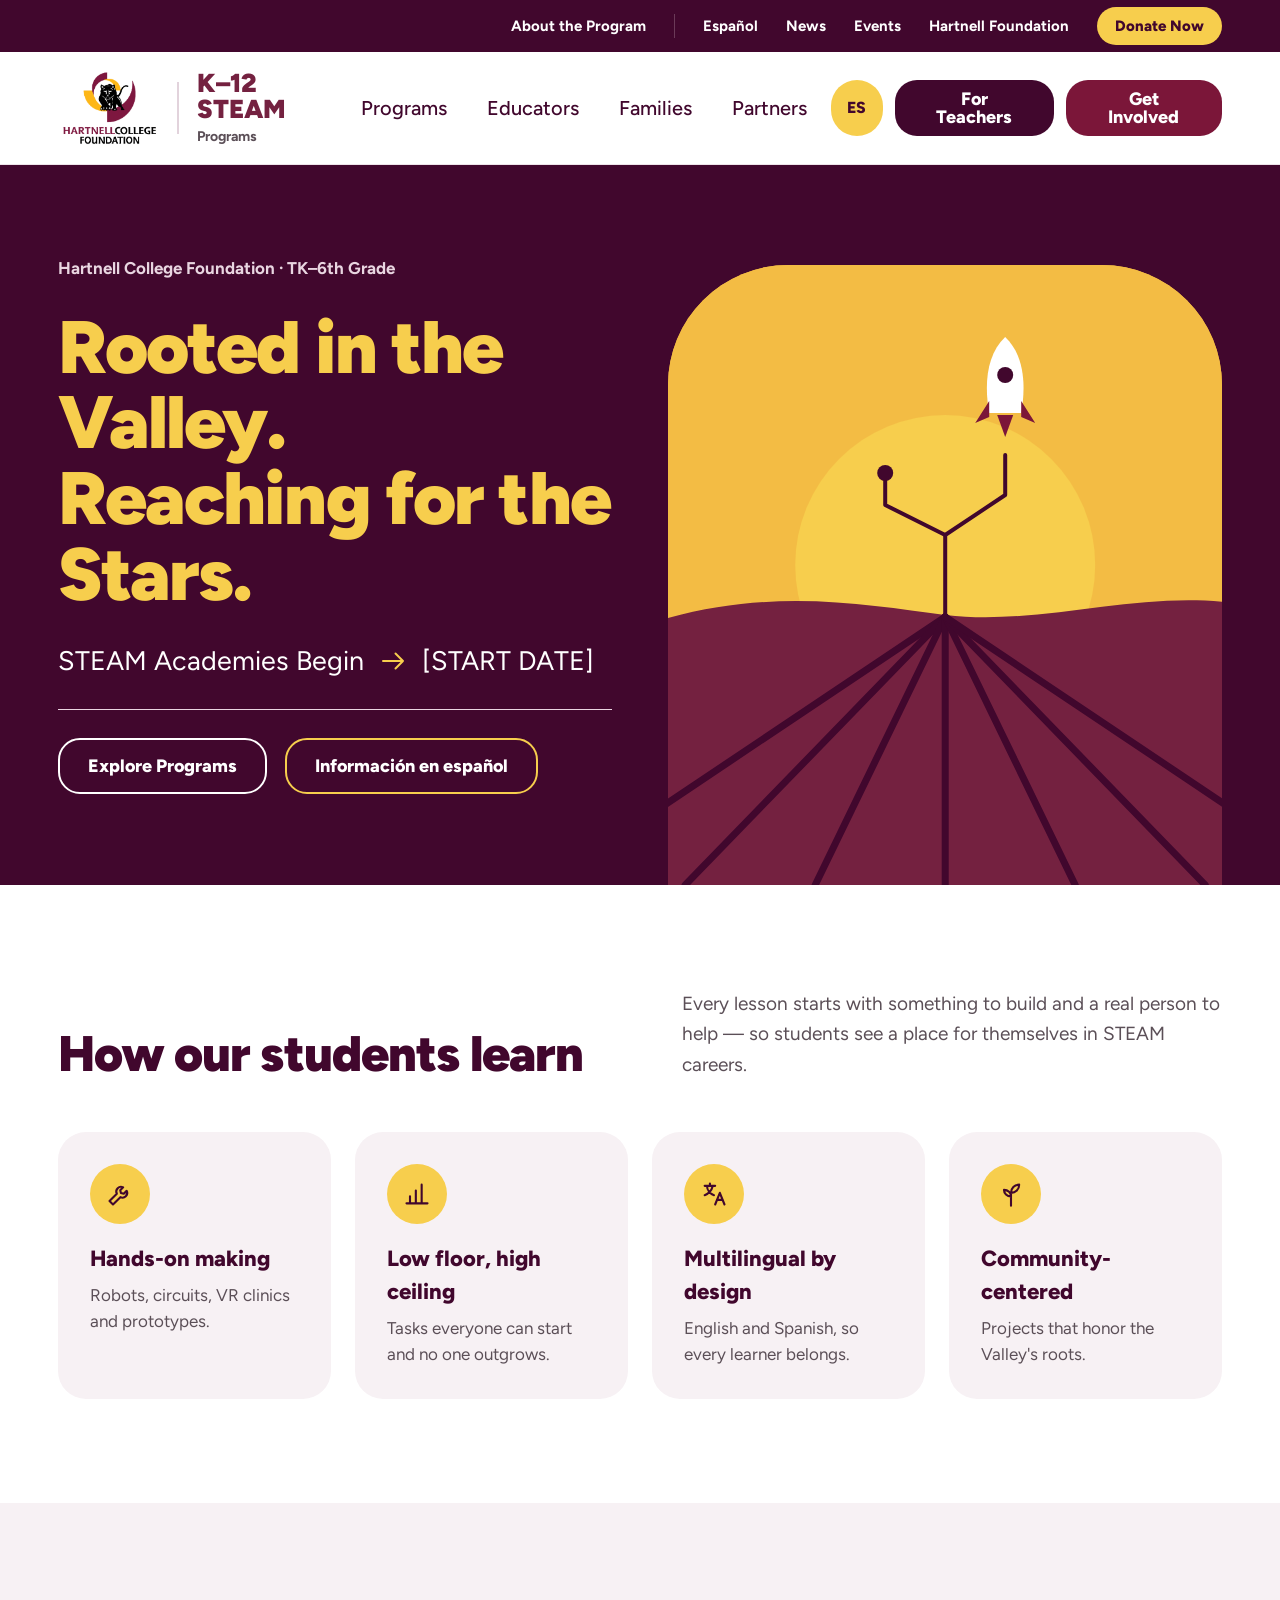
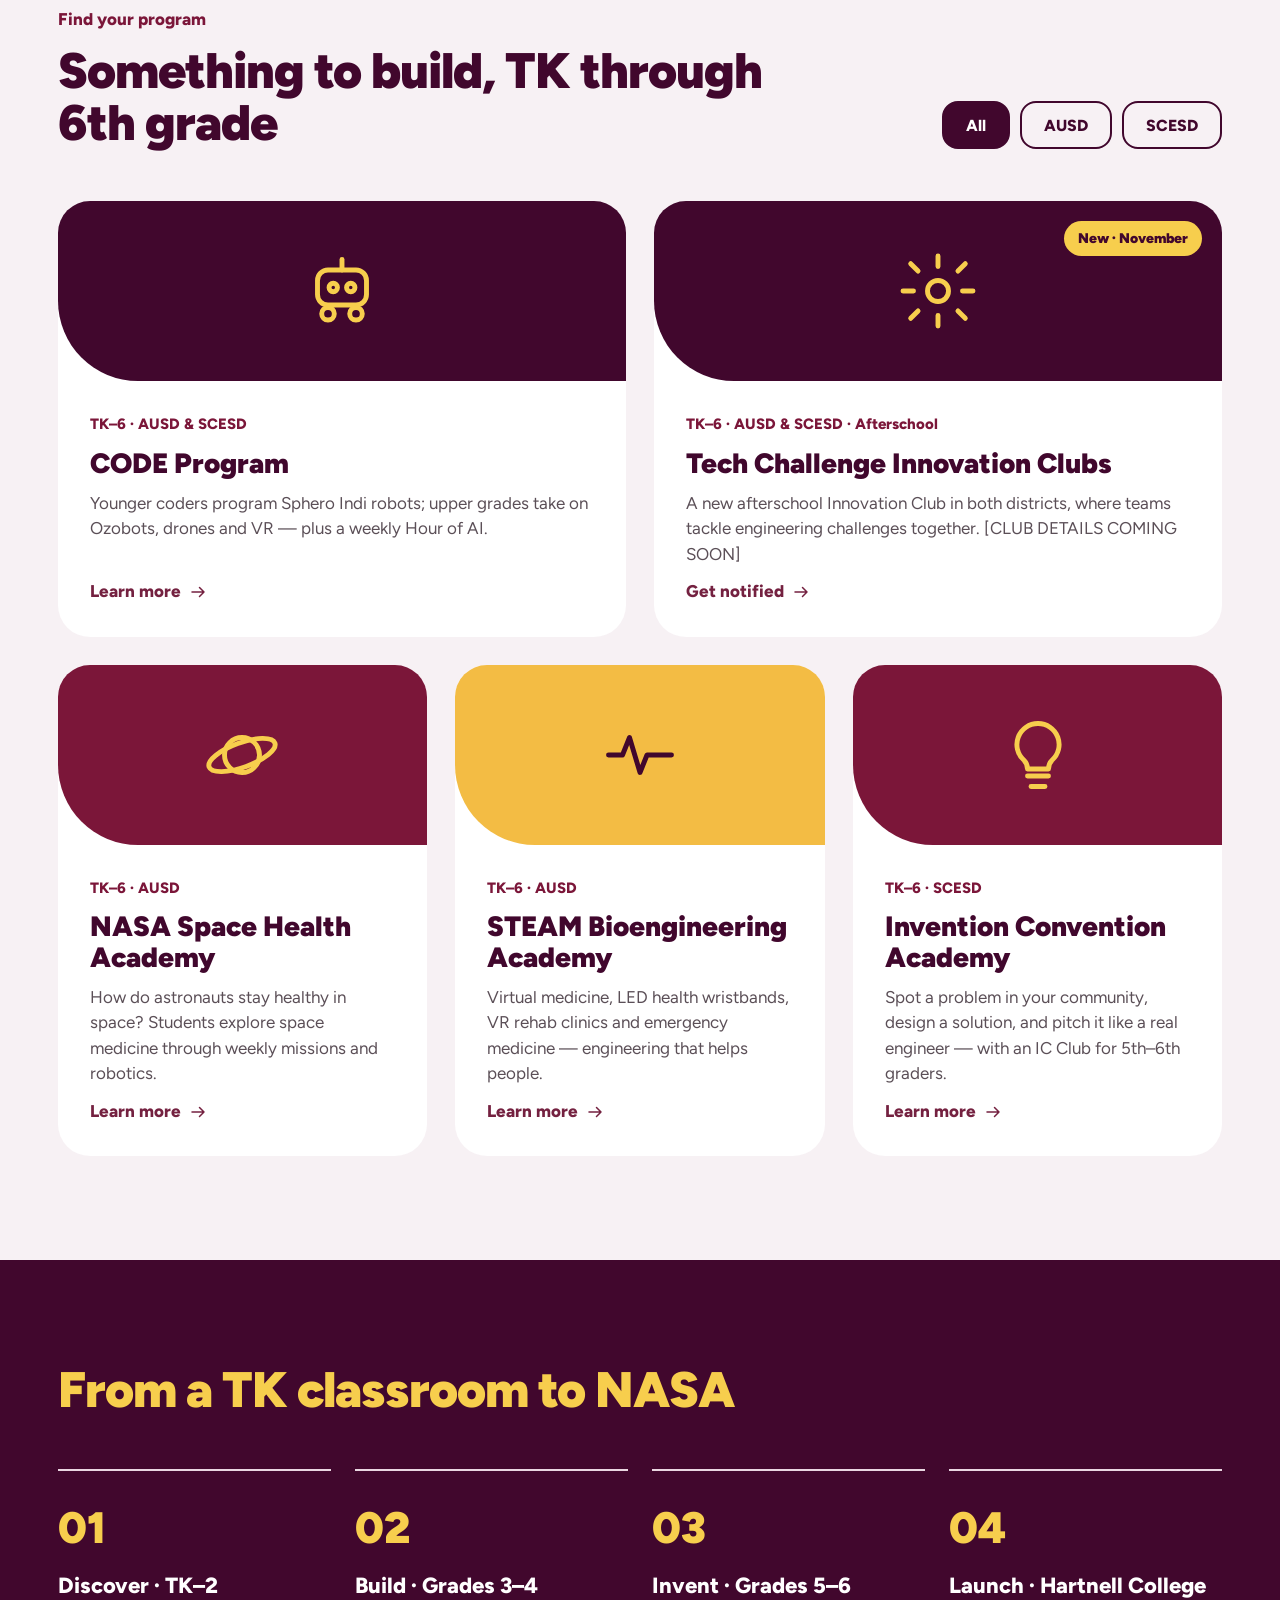
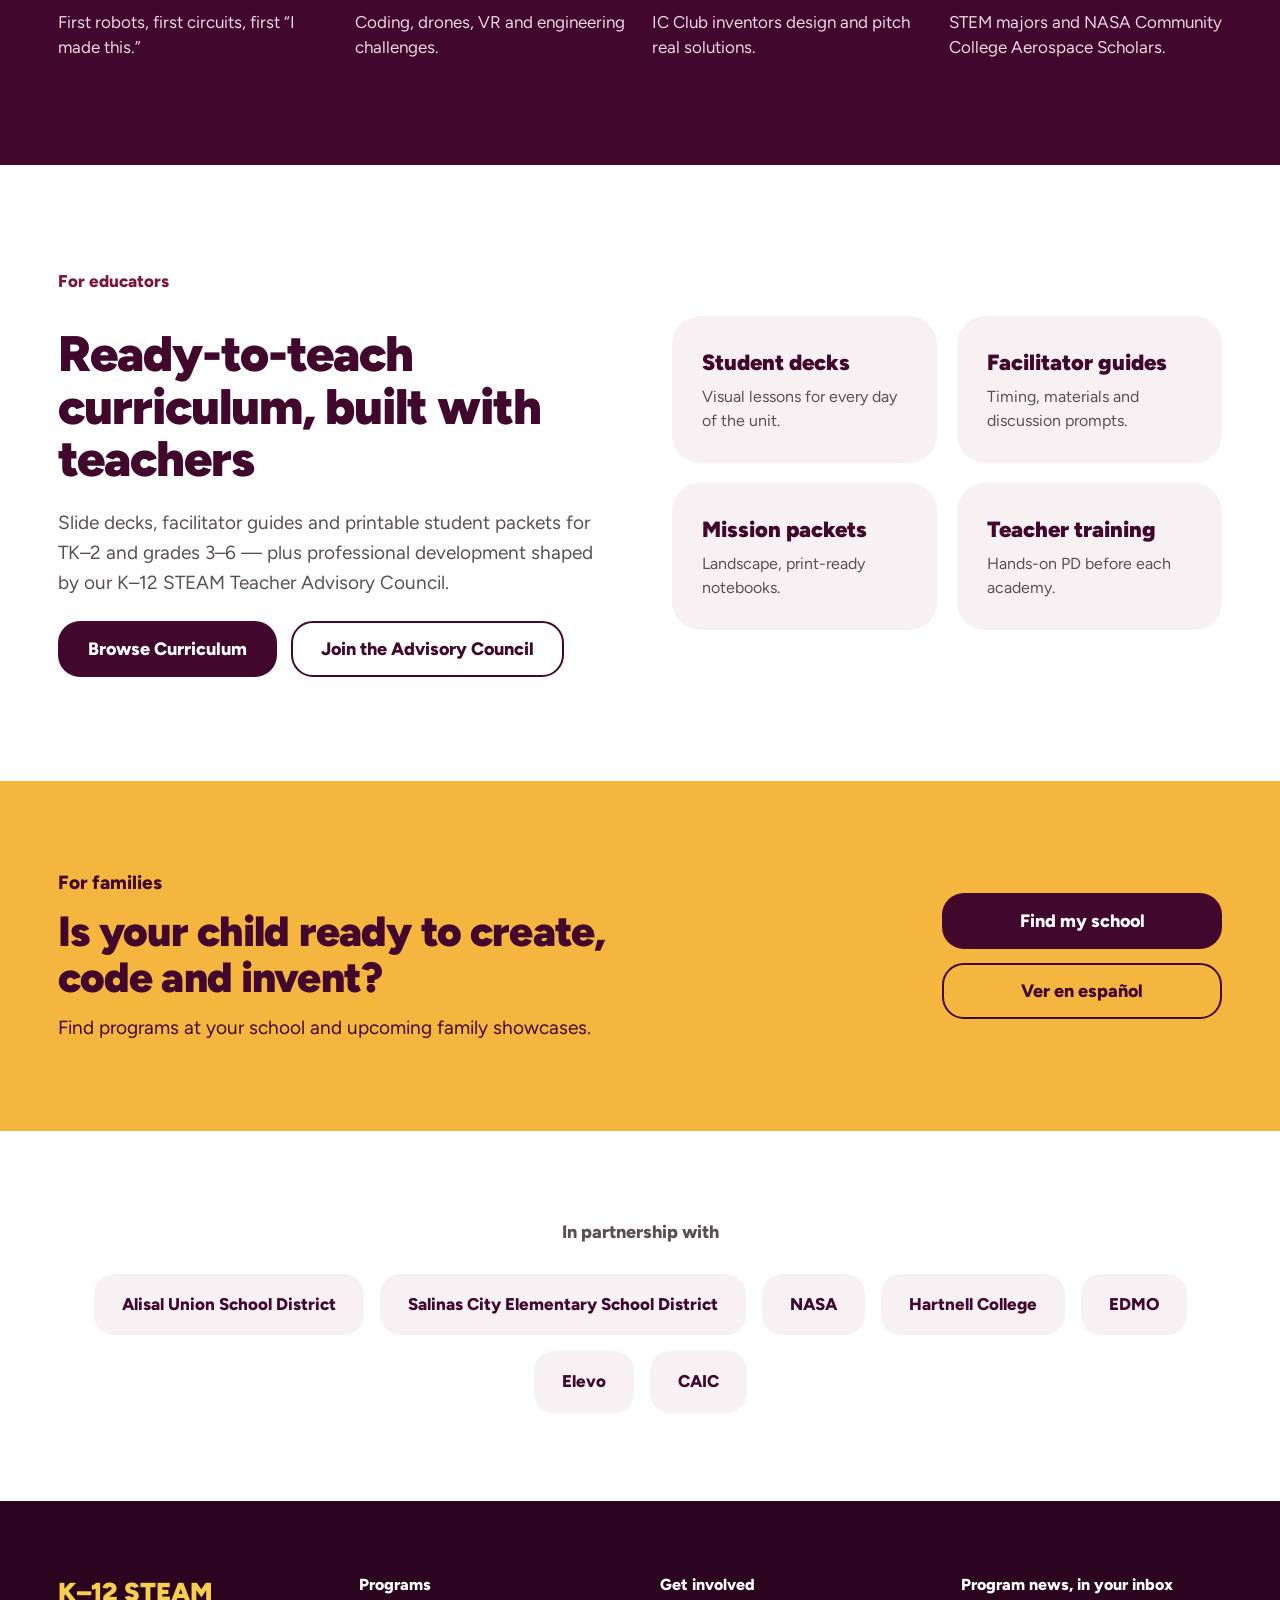
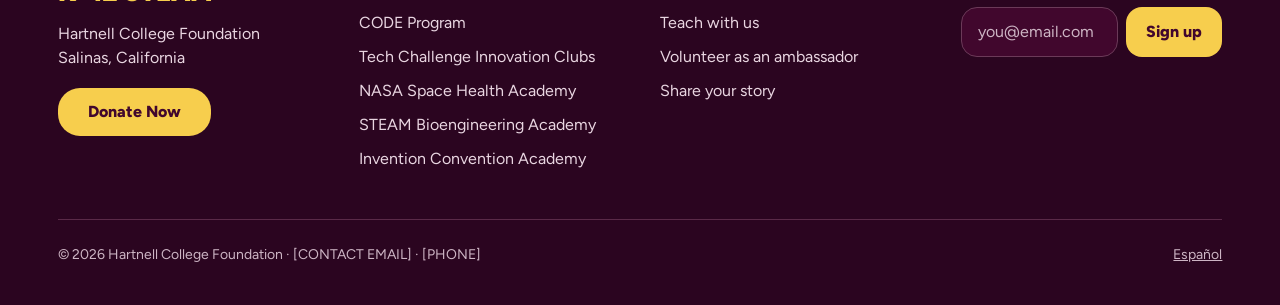
<file: index.html>
<!doctype html>
<html lang="en">
<head>
  <meta charset="utf-8">
  <meta name="viewport" content="width=device-width, initial-scale=1">
  <title>K–12 STEAM Programs | Hartnell College Foundation</title>
  <meta name="description" content="Hands-on STEAM programs for TK–6th grade students in Alisal Union and Salinas City Elementary school districts.">
  <link rel="alternate" hreflang="en" href="index.html">
  <link rel="alternate" hreflang="es" href="es.html">
  <link rel="icon" href="[data-uri]">
  <link rel="preconnect" href="https://fonts.googleapis.com">
  <link rel="preconnect" href="https://fonts.gstatic.com" crossorigin>
  <link rel="stylesheet" href="https://fonts.googleapis.com/css2?family=Figtree:wght@400;500;700;800;900&display=swap">
  <style>
/* Hartnell College Foundation — K–12 STEAM Programs
   Brand colors sampled from hartnell.edu and the Foundation site. */
:root {
  --plum: #41072D;
  --plum-deep: #2B0520;
  --maroon: #7B1639;
  --maroon-logo: #742140;
  --gold: #F7CE4D;
  --gold-card: #F3BC44;
  --gold-bar: #F4B63F;
  --blush: #F7F1F4;
  --blush-line: #EDE4E9;
  --text: #1E1A1D;
  --muted: #5B4F57;
  --on-plum: #E9D6E1;
  --radius-btn: 22px;
  --radius-card: 32px;
  --pad-x: clamp(20px, 4.5vw, 64px);
  --font: "Figtree", "Helvetica Neue", Arial, sans-serif;
}

*, *::before, *::after { box-sizing: border-box; }
html { scroll-behavior: smooth; }
@media (prefers-reduced-motion: reduce) { html { scroll-behavior: auto; } }
body { margin: 0; font-family: var(--font); color: var(--text); background: #fff; line-height: 1.5; }
img { max-width: 100%; height: auto; display: block; }
a { color: var(--maroon-logo); }
a:hover { color: var(--plum); }
:focus-visible { outline: 3px solid var(--gold); outline-offset: 3px; border-radius: 6px; }
.container { max-width: 1440px; margin: 0 auto; padding-left: var(--pad-x); padding-right: var(--pad-x); }
.skip-link { position: absolute; left: -9999px; top: 8px; background: var(--gold); color: var(--plum); padding: 10px 16px; font-weight: 800; z-index: 100; }
.skip-link:focus { left: 8px; }
.visually-hidden { position: absolute; width: 1px; height: 1px; overflow: hidden; clip: rect(0 0 0 0); white-space: nowrap; }

/* ---------- Buttons ---------- */
.btn { display: inline-flex; align-items: center; justify-content: center; min-height: 56px; padding: 0 28px; border-radius: var(--radius-btn); font: 800 18px/1 var(--font); text-decoration: none; border: 2.5px solid transparent; cursor: pointer; text-align: center; }
.btn--plum { background: var(--plum); color: #fff; }
.btn--plum:hover { background: var(--maroon); color: #fff; }
.btn--maroon { background: var(--maroon); color: #fff; }
.btn--maroon:hover { background: var(--plum); color: #fff; }
.btn--gold { background: var(--gold); color: var(--plum); }
.btn--gold:hover { background: #fff; color: var(--plum); }
.btn--outline-white { border-color: #fff; color: #fff; }
.btn--outline-white:hover { background: #fff; color: var(--plum); }
.btn--outline-gold { border-color: var(--gold); color: #fff; }
.btn--outline-gold:hover { background: var(--gold); color: var(--plum); }
.btn--outline-plum { border-color: var(--plum); color: var(--plum); }
.btn--outline-plum:hover { background: var(--plum); color: #fff; }

/* ---------- Donate strip (mobile) + utility bar (desktop) ---------- */
.donate-strip { display: none; background: var(--gold-bar); text-align: center; padding: 8px; }
.donate-strip a { display: inline-block; padding: 6px 18px; border: 1.5px solid var(--plum); color: var(--plum); font-weight: 800; text-decoration: none; }
.utility { background: var(--plum); color: #fff; }
.utility .container { display: flex; justify-content: flex-end; align-items: center; gap: 28px; min-height: 52px; font-size: 15px; font-weight: 700; }
.utility a { color: #fff; text-decoration: none; }
.utility a:hover { color: var(--gold); }
.utility .divider { width: 1px; height: 24px; background: #6B3A58; }
.utility .pill { background: var(--gold); color: var(--plum); padding: 8px 18px; border-radius: 999px; font-weight: 800; }
.utility .pill:hover { background: #fff; color: var(--plum); }

/* ---------- Header ---------- */
.site-header { background: #fff; border-bottom: 1px solid var(--blush-line); position: sticky; top: 0; z-index: 50; }
.site-header .container { position: relative; display: flex; align-items: center; justify-content: space-between; gap: 24px; min-height: 112px; }
.brand { display: flex; align-items: center; gap: 18px; text-decoration: none; color: var(--text); }
.brand img { height: 80px; width: auto; }
.brand .rule { width: 1.5px; height: 52px; background: #E2D3DC; }
.brand-name { display: flex; flex-direction: column; }
.brand-name strong { font-weight: 900; font-size: 26px; line-height: 1; color: var(--maroon-logo); }
.brand-name span { font-weight: 700; font-size: 14px; color: var(--muted); margin-top: 4px; }
.main-nav ul { list-style: none; margin: 0; padding: 0; display: flex; gap: 40px; }
.main-nav a { color: var(--plum); text-decoration: none; font-size: 20px; font-weight: 500; }
.main-nav a:hover { color: var(--maroon); text-decoration: underline; text-underline-offset: 6px; }
.header-actions { display: flex; align-items: center; gap: 12px; }
.icon-btn { width: 56px; height: 56px; border-radius: 999px; border: 0; background: var(--gold); display: inline-flex; align-items: center; justify-content: center; cursor: pointer; color: var(--plum); text-decoration: none; }
.menu-toggle { display: none; border-radius: 16px; background: var(--plum); color: #fff; }

/* ---------- Hero ---------- */
.hero { background: var(--plum); overflow: hidden; }
.hero .container { display: grid; grid-template-columns: 1fr 1fr; gap: 56px; min-height: 720px; }
.hero-copy { display: flex; flex-direction: column; justify-content: center; gap: 28px; padding: 64px 0; }
.hero-kicker { color: var(--on-plum); font-weight: 700; font-size: 17px; margin: 0; }
.hero h1 { margin: 0; color: var(--gold); font-weight: 900; font-size: clamp(44px, 5.8vw, 84px); line-height: 1.02; letter-spacing: -0.025em; }
.hero-date { margin: 0; display: flex; align-items: center; gap: 14px; flex-wrap: wrap; color: #fff; font-size: clamp(20px, 2.1vw, 30px); padding-bottom: 28px; border-bottom: 1.5px solid var(--on-plum); }
.hero-date svg { color: var(--gold); flex-shrink: 0; }
.hero-actions { display: flex; gap: 18px; flex-wrap: wrap; }
.hero-art { display: flex; align-items: flex-end; }
.hero-card { width: 100%; height: 620px; border-radius: 120px 120px 0 0; background: var(--gold-card); overflow: hidden; }
.hero-card svg, .hero-card img { width: 100%; height: 100%; object-fit: cover; }

/* ---------- Section basics ---------- */
.section { padding: 104px 0; }
.section--blush { background: var(--blush); }
.section--plum { background: var(--plum); color: #fff; }
.section-head { display: flex; justify-content: space-between; align-items: flex-end; gap: 32px 40px; margin-bottom: 52px; flex-wrap: wrap; }
.section-title { margin: 0; font-weight: 900; font-size: clamp(34px, 3.9vw, 56px); line-height: 1.05; letter-spacing: -0.02em; color: var(--plum); max-width: 22ch; }
.section--plum .section-title { color: var(--gold); }
.section-kicker { margin: 0 0 12px; font-weight: 800; font-size: 17px; color: var(--maroon); }
.section--plum .section-kicker { color: var(--on-plum); }
.section-lead { margin: 0; max-width: 540px; font-size: 19px; line-height: 1.6; color: var(--muted); }

/* ---------- Approach ---------- */
.approach-grid { display: grid; grid-template-columns: repeat(4, minmax(0, 1fr)); gap: 24px; }
.approach-item { background: var(--blush); border-radius: 28px; padding: 32px; }
.approach-item .icon { width: 60px; height: 60px; border-radius: 999px; background: var(--gold); display: flex; align-items: center; justify-content: center; color: var(--plum); margin-bottom: 18px; }
.approach-item h3 { margin: 0 0 8px; font-size: 22px; font-weight: 800; color: var(--plum); }
.approach-item p { margin: 0; font-size: 17px; color: var(--muted); }

/* ---------- Programs ---------- */
.filters { display: flex; gap: 10px; flex-wrap: wrap; }
.filter-btn { min-height: 48px; padding: 0 22px; border-radius: 16px; border: 2px solid var(--plum); background: transparent; color: var(--plum); font: 800 16px var(--font); cursor: pointer; }
.filter-btn[aria-pressed="true"] { background: var(--plum); color: #fff; }
.program-grid { display: grid; grid-template-columns: repeat(6, minmax(0, 1fr)); gap: 28px; }
.program-card { grid-column: span 2; display: flex; flex-direction: column; background: #fff; border-radius: var(--radius-card); overflow: hidden; }
.program-card--wide { grid-column: span 3; }
.program-card[hidden] { display: none; }
.program-art { position: relative; height: 180px; display: flex; align-items: center; justify-content: center; border-radius: 0 0 0 80px; }
.program-art--plum { background: var(--plum); color: var(--gold); }
.program-art--maroon { background: var(--maroon); color: var(--gold); }
.program-art--gold { background: var(--gold-card); color: var(--plum); }
.program-badge { position: absolute; top: 20px; right: 20px; background: var(--gold); color: var(--plum); padding: 7px 14px; border-radius: 999px; font-size: 14px; font-weight: 900; }
.program-body { display: flex; flex-direction: column; gap: 12px; padding: 32px; flex-grow: 1; }
.program-meta { font-size: 15px; font-weight: 800; color: var(--maroon); margin: 0; }
.program-body h3 { margin: 0; font-size: 28px; font-weight: 900; line-height: 1.1; color: var(--plum); }
.program-body p.program-desc { margin: 0; font-size: 17px; color: var(--muted); flex-grow: 1; }
.program-link { display: inline-flex; align-items: center; gap: 8px; font-weight: 800; font-size: 17px; text-decoration: none; }
.program-link:hover { text-decoration: underline; }

/* ---------- Pathway ---------- */
.pathway { list-style: none; margin: 0; padding: 0; display: grid; grid-template-columns: repeat(4, minmax(0, 1fr)); gap: 24px; counter-reset: step; }
.pathway li { border-top: 2px solid var(--on-plum); padding-top: 24px; counter-increment: step; }
.pathway li::before { content: counter(step, decimal-leading-zero); display: block; font-size: 44px; font-weight: 900; color: var(--gold); margin-bottom: 8px; }
.pathway h3 { margin: 0 0 8px; font-size: 22px; font-weight: 800; }
.pathway p { margin: 0; font-size: 17px; color: var(--on-plum); }

/* ---------- Educators ---------- */
.educators { display: grid; grid-template-columns: 1fr 1fr; gap: 64px; align-items: center; }
.educators-copy { display: flex; flex-direction: column; gap: 22px; }
.educators-copy .section-title { max-width: none; }
.btn-row { display: flex; gap: 14px; flex-wrap: wrap; }
.resource-grid { display: grid; grid-template-columns: 1fr 1fr; gap: 20px; }
.resource { background: var(--blush); border-radius: 28px; padding: 30px; }
.resource h3 { margin: 0 0 6px; font-size: 22px; font-weight: 900; color: var(--plum); }
.resource p { margin: 0; font-size: 16px; color: var(--muted); }

/* ---------- Families ---------- */
.families { background: var(--gold-bar); color: var(--plum); padding: 88px 0; }
.families .container { display: flex; justify-content: space-between; align-items: center; gap: 48px; flex-wrap: wrap; }
.families h2 { margin: 0 0 14px; font-weight: 900; font-size: clamp(30px, 3.3vw, 48px); line-height: 1.08; letter-spacing: -0.02em; max-width: 20ch; }
.families p { margin: 0; font-size: 19px; max-width: 60ch; }
.families .kicker { font-weight: 800; margin: 0 0 12px; }
.families-actions { display: flex; flex-direction: column; gap: 14px; min-width: 280px; }

/* ---------- Partners ---------- */
.partners { text-align: center; padding: 88px 0; }
.partners h2 { margin: 0 0 28px; font-size: 18px; font-weight: 800; color: var(--muted); }
.partner-list { list-style: none; margin: 0; padding: 0; display: flex; flex-wrap: wrap; justify-content: center; gap: 16px; }
.partner-list li { background: var(--blush); color: var(--plum); border-radius: 20px; padding: 18px 28px; font-weight: 800; font-size: 17px; }

/* ---------- Footer ---------- */
.site-footer { background: var(--plum-deep); color: var(--on-plum); padding: 72px 0 40px; }
.footer-grid { display: grid; grid-template-columns: repeat(4, minmax(0, 1fr)); gap: 40px; }
.footer-grid h2 { margin: 0 0 14px; font-size: 16px; font-weight: 800; color: #fff; }
.footer-grid ul { list-style: none; margin: 0; padding: 0; display: flex; flex-direction: column; gap: 10px; }
.footer-grid a { color: var(--on-plum); text-decoration: none; }
.footer-grid a:hover { color: var(--gold); text-decoration: underline; }
.footer-brand { font-size: 26px; font-weight: 900; color: var(--gold); margin: 0 0 10px; }
.footer-grid address { font-style: normal; margin-bottom: 18px; }
.site-footer .btn--gold { min-height: 48px; font-size: 16px; color: var(--plum); }
.newsletter label { display: block; font-weight: 800; color: #fff; margin-bottom: 10px; }
.newsletter .row { display: flex; gap: 8px; }
.newsletter input { flex: 1; min-width: 0; min-height: 50px; padding: 0 16px; border-radius: 16px; border: 1px solid #6B3A58; background: var(--plum); color: #fff; font: 16px var(--font); }
.newsletter input::placeholder { color: #CDB5C4; }
.newsletter button { min-height: 50px; padding: 0 20px; border-radius: 16px; border: 0; background: var(--gold); color: var(--plum); font: 800 16px var(--font); cursor: pointer; }
.newsletter .form-msg { min-height: 1.5em; margin: 10px 0 0; color: var(--gold); font-size: 15px; }
.footer-bottom { display: flex; justify-content: space-between; gap: 16px; flex-wrap: wrap; margin-top: 48px; padding-top: 24px; border-top: 1px solid #5A2A48; font-size: 14px; color: #CDB5C4; }
.footer-bottom a { color: #CDB5C4; }

/* ---------- Responsive ---------- */
@media (max-width: 1180px) {
  .main-nav ul { gap: 24px; }
  .main-nav a { font-size: 18px; }
  .header-actions .btn { display: none; }
  .approach-grid { grid-template-columns: repeat(2, minmax(0, 1fr)); }
  .program-grid { grid-template-columns: repeat(2, minmax(0, 1fr)); }
  .program-card, .program-card--wide { grid-column: span 1; }
  .footer-grid { grid-template-columns: repeat(2, minmax(0, 1fr)); }
}
@media (max-width: 900px) {
  .utility { display: none; }
  .donate-strip { display: block; }
  .site-header .container { min-height: 84px; }
  .brand img { height: 60px; }
  .brand .rule, .brand-name { display: none; }
  .menu-toggle { display: inline-flex; }
  .main-nav { display: none; position: absolute; left: 0; right: 0; top: 100%; background: #fff; border-bottom: 1px solid var(--blush-line); padding: 12px var(--pad-x) 24px; }
  .main-nav.is-open { display: block; }
  .main-nav ul { flex-direction: column; gap: 0; }
  .main-nav a { display: block; padding: 14px 0; font-size: 20px; border-bottom: 1px solid var(--blush-line); }
  .hero .container { grid-template-columns: 1fr; gap: 24px; min-height: 0; }
  .hero-copy { padding: 40px 0 0; }
  .hero-card { height: 320px; border-radius: 80px 80px 0 0; }
  .section { padding: 64px 0; }
  .pathway { grid-template-columns: repeat(2, minmax(0, 1fr)); }
  .educators { grid-template-columns: 1fr; gap: 40px; }
}
@media (max-width: 600px) {
  .approach-grid, .program-grid, .resource-grid, .pathway, .footer-grid { grid-template-columns: 1fr; }
  .hero-actions .btn, .btn-row .btn, .families-actions { width: 100%; }
  .families-actions { min-width: 0; }
}

/* Language link inside the mobile menu only */
.nav-lang-mobile { display: none; }
@media (max-width: 900px) { .nav-lang-mobile { display: block; } }

</style>
  <script>
// K–12 STEAM Programs — small interactions (no libraries needed)
document.addEventListener('DOMContentLoaded', () => {
  // Mobile menu
  const toggle = document.querySelector('.menu-toggle');
  const nav = document.getElementById('main-nav');
  if (toggle && nav) {
    toggle.addEventListener('click', () => {
      const open = toggle.getAttribute('aria-expanded') === 'true';
      toggle.setAttribute('aria-expanded', String(!open));
      nav.classList.toggle('is-open', !open);
    });
    nav.querySelectorAll('a').forEach((link) =>
      link.addEventListener('click', () => {
        toggle.setAttribute('aria-expanded', 'false');
        nav.classList.remove('is-open');
      })
    );
  }

  // Program filter by district (each card has data-district="ausd", "scesd" or "ausd scesd")
  const filterButtons = document.querySelectorAll('.filter-btn');
  const cards = document.querySelectorAll('.program-card');
  const status = document.getElementById('filter-status');
  filterButtons.forEach((btn) => {
    btn.addEventListener('click', () => {
      const filter = btn.dataset.filter;
      filterButtons.forEach((b) => b.setAttribute('aria-pressed', String(b === btn)));
      let shown = 0;
      cards.forEach((card) => {
        const match = filter === 'all' || card.dataset.district.split(' ').includes(filter);
        card.hidden = !match;
        if (match) shown += 1;
      });
      if (status) status.textContent = status.dataset.template.replace('{n}', shown);
    });
  });

  // Newsletter form — shows a message only. Connect it to your email service
  // (Mailchimp, Google Forms, Constant Contact, etc.) before launch.
  const form = document.querySelector('.newsletter');
  if (form) {
    form.addEventListener('submit', (e) => {
      e.preventDefault();
      const msg = form.querySelector('.form-msg');
      const input = form.querySelector('input[type="email"]');
      if (!input.checkValidity()) {
        msg.textContent = form.dataset.error;
        input.focus();
        return;
      }
      msg.textContent = form.dataset.success;
      form.reset();
    });
  }
});

</script>
</head>
<body>
  <a class="skip-link" href="#main">Skip to main content</a>

  <div class="donate-strip"><a href="#give">Donate Now</a></div>

  <div class="utility">
    <div class="container">
      <a href="#about">About the Program</a>
      <span class="divider" aria-hidden="true"></span>
      <a href="es.html" lang="es" hreflang="es">Español</a>
      <a href="#news">News</a>
      <a href="#events">Events</a>
      <a href="https://hartnellfoundation.org">Hartnell Foundation</a>
      <a class="pill" href="#give">Donate Now</a>
    </div>
  </div>

  <header class="site-header">
    <div class="container">
      <a class="brand" href="index.html">
        <img src="[data-uri]" alt="Hartnell College Foundation" width="200" height="157">
        <span class="rule" aria-hidden="true"></span>
        <span class="brand-name"><strong>K–12 STEAM</strong><span>Programs</span></span>
      </a>
      <nav id="main-nav" class="main-nav" aria-label="Main">
        <ul>
          <li><a href="#programs">Programs</a></li>
          <li><a href="#educators">Educators</a></li>
          <li><a href="#families">Families</a></li>
          <li><a href="#partners">Partners</a></li>
          <li class="nav-lang-mobile"><a href="es.html" lang="es">Español</a></li>
        </ul>
      </nav>
      <div class="header-actions">
        <a class="icon-btn" href="es.html" lang="es" aria-label="Español" style="font-weight:800">ES</a>
        <a class="btn btn--plum" href="#educators">For Teachers</a>
        <a class="btn btn--maroon" href="#give">Get Involved</a>
        <button class="icon-btn menu-toggle" type="button" aria-expanded="false" aria-controls="main-nav" aria-label="Open menu">
          <svg width="22" height="22" viewBox="0 0 24 24" fill="none" stroke="currentColor" stroke-width="2" stroke-linecap="round" aria-hidden="true"><path d="M4 7h16M4 12h16M4 17h16"/></svg>
        </button>
      </div>
    </div>
  </header>

  <main id="main">
    <section class="hero" aria-labelledby="hero-title">
      <div class="container">
        <div class="hero-copy">
          <p class="hero-kicker">Hartnell College Foundation · TK–6th Grade</p>
          <h1 id="hero-title">Rooted in the Valley. Reaching for the Stars.</h1>
          <p class="hero-date">STEAM Academies Begin
            <svg width="30" height="30" viewBox="0 0 24 24" fill="none" stroke="currentColor" stroke-width="1.6" stroke-linecap="round" stroke-linejoin="round" aria-hidden="true"><path d="M4 12h16M14 6l6 6-6 6"/></svg>
            [START DATE]</p>
          <div class="hero-actions">
            <a class="btn btn--outline-white" href="#programs">Explore Programs</a>
            <a class="btn btn--outline-gold" href="es.html" lang="es">Información en español</a>
          </div>
        </div>
        <div class="hero-art">
          <div class="hero-card">
            <!-- To use a student photo instead, replace this <svg> with:
                 <img src="hero-student.jpg" alt="Describe the photo here"> -->
            <svg viewBox="0 0 600 620" preserveAspectRatio="xMidYMax slice" role="img" aria-label="Illustration: Salinas Valley crop rows running to the horizon and turning into circuit paths that lead to a rocket">
              <rect width="600" height="620" fill="#F3BC44"/>
              <circle cx="300" cy="300" r="150" fill="#F7CE4D"/>
              <path d="M0 360 C120 320 220 340 300 350 C400 362 500 322 600 340 L600 620 L0 620 Z" fill="#742140"/>
              <g stroke="#41072D" stroke-width="7" stroke-linecap="round" fill="none">
                <path d="M300 352 L-100 620"/><path d="M300 352 L40 620"/><path d="M300 352 L170 620"/><path d="M300 352 L300 620"/><path d="M300 352 L430 620"/><path d="M300 352 L560 620"/><path d="M300 352 L700 620"/>
              </g>
              <g stroke="#41072D" stroke-width="4" fill="none" stroke-linecap="round" stroke-linejoin="round">
                <path d="M300 352 L300 270 L360 230 L360 190"/><path d="M300 270 L240 240 L240 214"/>
              </g>
              <circle cx="240" cy="208" r="8" fill="#41072D"/>
              <g transform="translate(360 130)">
                <path d="M0 -58 C19 -40 21 -10 16 18 L-16 18 C-21 -10 -19 -40 0 -58 Z" fill="#FFFFFF"/>
                <circle cx="0" cy="-20" r="8" fill="#41072D"/>
                <path d="M-16 6 L-30 28 L-16 22 Z M16 6 L30 28 L16 22 Z" fill="#7B1639"/>
                <path d="M-8 20 L0 42 L8 20 Z" fill="#7B1639"/>
              </g>
            </svg>
          </div>
        </div>
      </div>
    </section>

    <section id="about" class="section" aria-labelledby="about-title">
      <div class="container">
        <div class="section-head">
          <h2 id="about-title" class="section-title">How our students learn</h2>
          <p class="section-lead">Every lesson starts with something to build and a real person to help — so students see a place for themselves in STEAM careers.</p>
        </div>
        <div class="approach-grid">
          <div class="approach-item">
            <div class="icon"><svg width="28" height="28" viewBox="0 0 24 24" fill="none" stroke="currentColor" stroke-width="1.8" stroke-linecap="round" stroke-linejoin="round" aria-hidden="true"><path d="M14.7 6.3a4 4 0 0 0-5.4 5.4L3 18l3 3 6.3-6.3a4 4 0 0 0 5.4-5.4l-2.5 2.5-2.4-.6-.6-2.4z"/></svg></div>
            <h3>Hands-on making</h3><p>Robots, circuits, VR clinics and prototypes.</p>
          </div>
          <div class="approach-item">
            <div class="icon"><svg width="28" height="28" viewBox="0 0 24 24" fill="none" stroke="currentColor" stroke-width="1.8" stroke-linecap="round" stroke-linejoin="round" aria-hidden="true"><path d="M3 20h18M6 20V14M11 20V9M16 20V4"/></svg></div>
            <h3>Low floor, high ceiling</h3><p>Tasks everyone can start and no one outgrows.</p>
          </div>
          <div class="approach-item">
            <div class="icon"><svg width="28" height="28" viewBox="0 0 24 24" fill="none" stroke="currentColor" stroke-width="1.8" stroke-linecap="round" stroke-linejoin="round" aria-hidden="true"><path d="M4 5h9M8.5 3v2M6 5c0 4 3 7 6 8M11 5c-1 4-4 7-7 8"/><path d="M13 21l4-10 4 10M14.5 17h5"/></svg></div>
            <h3>Multilingual by design</h3><p>English and Spanish, so every learner belongs.</p>
          </div>
          <div class="approach-item">
            <div class="icon"><svg width="28" height="28" viewBox="0 0 24 24" fill="none" stroke="currentColor" stroke-width="1.8" stroke-linecap="round" stroke-linejoin="round" aria-hidden="true"><path d="M12 22V11M12 11c0-4 3-7 7-7 0 4-3 7-7 7zM12 14c0-3-2.5-5.5-6-5.5 0 3 2.5 5.5 6 5.5z"/></svg></div>
            <h3>Community-centered</h3><p>Projects that honor the Valley's roots.</p>
          </div>
        </div>
      </div>
    </section>

    <section id="programs" class="section section--blush" aria-labelledby="programs-title">
      <div class="container">
        <div class="section-head">
          <div>
            <p class="section-kicker">Find your program</p>
            <h2 id="programs-title" class="section-title">Something to build, TK through 6th grade</h2>
          </div>
          <div class="filters" role="group" aria-label="Filter programs by district">
            <button class="filter-btn" type="button" data-filter="all" aria-pressed="true">All</button>
            <button class="filter-btn" type="button" data-filter="ausd" aria-pressed="false">AUSD</button>
            <button class="filter-btn" type="button" data-filter="scesd" aria-pressed="false">SCESD</button>
          </div>
        </div>
        <p id="filter-status" class="visually-hidden" aria-live="polite" data-template="Showing {n} programs"></p>
        <div class="program-grid">
          <article class="program-card program-card--wide" data-district="ausd scesd">
            <div class="program-art program-art--plum"><svg width="84" height="84" viewBox="0 0 24 24" fill="none" stroke="currentColor" stroke-width="1.4" stroke-linecap="round" stroke-linejoin="round" aria-hidden="true"><rect x="5" y="6" width="14" height="10" rx="3"/><circle cx="9.5" cy="11" r="1.2"/><circle cx="14.5" cy="11" r="1.2"/><circle cx="8" cy="18.5" r="1.8"/><circle cx="16" cy="18.5" r="1.8"/><path d="M12 6V3"/></svg></div>
            <div class="program-body">
              <p class="program-meta">TK–6 · AUSD &amp; SCESD</p>
              <h3>CODE Program</h3>
              <p class="program-desc">Younger coders program Sphero Indi robots; upper grades take on Ozobots, drones and VR — plus a weekly Hour of AI.</p>
              <a class="program-link" href="#programs">Learn more <svg width="18" height="18" viewBox="0 0 24 24" fill="none" stroke="currentColor" stroke-width="2" stroke-linecap="round" stroke-linejoin="round" aria-hidden="true"><path d="M4 12h16M14 6l6 6-6 6"/></svg></a>
            </div>
          </article>
          <article class="program-card program-card--wide" data-district="ausd scesd">
            <div class="program-art program-art--plum">
              <span class="program-badge">New · November</span>
              <svg width="84" height="84" viewBox="0 0 24 24" fill="none" stroke="currentColor" stroke-width="1.4" stroke-linecap="round" stroke-linejoin="round" aria-hidden="true"><circle cx="12" cy="12" r="3"/><path d="M12 2v3M12 19v3M4.2 4.2l2.1 2.1M17.7 17.7l2.1 2.1M2 12h3M19 12h3M4.2 19.8l2.1-2.1M17.7 6.3l2.1-2.1"/></svg>
            </div>
            <div class="program-body">
              <p class="program-meta">TK–6 · AUSD &amp; SCESD · Afterschool</p>
              <h3>Tech Challenge Innovation Clubs</h3>
              <p class="program-desc">A new afterschool Innovation Club in both districts, where teams tackle engineering challenges together. [CLUB DETAILS COMING SOON]</p>
              <a class="program-link" href="#programs">Get notified <svg width="18" height="18" viewBox="0 0 24 24" fill="none" stroke="currentColor" stroke-width="2" stroke-linecap="round" stroke-linejoin="round" aria-hidden="true"><path d="M4 12h16M14 6l6 6-6 6"/></svg></a>
            </div>
          </article>
          <article class="program-card" data-district="ausd">
            <div class="program-art program-art--maroon"><svg width="84" height="84" viewBox="0 0 24 24" fill="none" stroke="currentColor" stroke-width="1.4" stroke-linecap="round" stroke-linejoin="round" aria-hidden="true"><circle cx="12" cy="12" r="5"/><ellipse cx="12" cy="12" rx="10" ry="3.5" transform="rotate(-20 12 12)"/></svg></div>
            <div class="program-body">
              <p class="program-meta">TK–6 · AUSD</p>
              <h3>NASA Space Health Academy</h3>
              <p class="program-desc">How do astronauts stay healthy in space? Students explore space medicine through weekly missions and robotics.</p>
              <a class="program-link" href="#programs">Learn more <svg width="18" height="18" viewBox="0 0 24 24" fill="none" stroke="currentColor" stroke-width="2" stroke-linecap="round" stroke-linejoin="round" aria-hidden="true"><path d="M4 12h16M14 6l6 6-6 6"/></svg></a>
            </div>
          </article>
          <article class="program-card" data-district="ausd">
            <div class="program-art program-art--gold"><svg width="84" height="84" viewBox="0 0 24 24" fill="none" stroke="currentColor" stroke-width="1.4" stroke-linecap="round" stroke-linejoin="round" aria-hidden="true"><path d="M3 12h4l2-5 3 10 2-5h7"/></svg></div>
            <div class="program-body">
              <p class="program-meta">TK–6 · AUSD</p>
              <h3>STEAM Bioengineering Academy</h3>
              <p class="program-desc">Virtual medicine, LED health wristbands, VR rehab clinics and emergency medicine — engineering that helps people.</p>
              <a class="program-link" href="#programs">Learn more <svg width="18" height="18" viewBox="0 0 24 24" fill="none" stroke="currentColor" stroke-width="2" stroke-linecap="round" stroke-linejoin="round" aria-hidden="true"><path d="M4 12h16M14 6l6 6-6 6"/></svg></a>
            </div>
          </article>
          <article class="program-card" data-district="scesd">
            <div class="program-art program-art--maroon"><svg width="84" height="84" viewBox="0 0 24 24" fill="none" stroke="currentColor" stroke-width="1.4" stroke-linecap="round" stroke-linejoin="round" aria-hidden="true"><path d="M9 18h6M10 21h4M12 3a6 6 0 0 0-4 10.5c.8.8 1 1.5 1 2.5h6c0-1 .2-1.7 1-2.5A6 6 0 0 0 12 3z"/></svg></div>
            <div class="program-body">
              <p class="program-meta">TK–6 · SCESD</p>
              <h3>Invention Convention Academy</h3>
              <p class="program-desc">Spot a problem in your community, design a solution, and pitch it like a real engineer — with an IC Club for 5th–6th graders.</p>
              <a class="program-link" href="#programs">Learn more <svg width="18" height="18" viewBox="0 0 24 24" fill="none" stroke="currentColor" stroke-width="2" stroke-linecap="round" stroke-linejoin="round" aria-hidden="true"><path d="M4 12h16M14 6l6 6-6 6"/></svg></a>
            </div>
          </article>
        </div>
      </div>
    </section>

    <section class="section section--plum" aria-labelledby="pathway-title">
      <div class="container">
        <div class="section-head">
          <h2 id="pathway-title" class="section-title">From a TK classroom to NASA</h2>
        </div>
        <ol class="pathway">
          <li><h3>Discover · TK–2</h3><p>First robots, first circuits, first “I made this.”</p></li>
          <li><h3>Build · Grades 3–4</h3><p>Coding, drones, VR and engineering challenges.</p></li>
          <li><h3>Invent · Grades 5–6</h3><p>IC Club inventors design and pitch real solutions.</p></li>
          <li><h3>Launch · Hartnell College</h3><p>STEM majors and NASA Community College Aerospace Scholars.</p></li>
        </ol>
      </div>
    </section>

    <section id="educators" class="section" aria-labelledby="educators-title">
      <div class="container educators">
        <div class="educators-copy">
          <p class="section-kicker">For educators</p>
          <h2 id="educators-title" class="section-title">Ready-to-teach curriculum, built with teachers</h2>
          <p class="section-lead">Slide decks, facilitator guides and printable student packets for TK–2 and grades 3–6 — plus professional development shaped by our K–12 STEAM Teacher Advisory Council.</p>
          <div class="btn-row">
            <a class="btn btn--plum" href="#educators">Browse Curriculum</a>
            <a class="btn btn--outline-plum" href="#educators">Join the Advisory Council</a>
          </div>
        </div>
        <div class="resource-grid">
          <div class="resource"><h3>Student decks</h3><p>Visual lessons for every day of the unit.</p></div>
          <div class="resource"><h3>Facilitator guides</h3><p>Timing, materials and discussion prompts.</p></div>
          <div class="resource"><h3>Mission packets</h3><p>Landscape, print-ready notebooks.</p></div>
          <div class="resource"><h3>Teacher training</h3><p>Hands-on PD before each academy.</p></div>
        </div>
      </div>
    </section>

    <section id="families" class="families" aria-labelledby="families-title">
      <div class="container">
        <div>
          <p class="kicker">For families</p>
          <h2 id="families-title">Is your child ready to create, code and invent?</h2>
          <p>Find programs at your school and upcoming family showcases.</p>
        </div>
        <div class="families-actions">
          <a class="btn btn--plum" href="#families">Find my school</a>
          <a class="btn btn--outline-plum" href="es.html" lang="es">Ver en español</a>
        </div>
      </div>
    </section>

    <section id="partners" class="partners" aria-labelledby="partners-title">
      <div class="container">
        <h2 id="partners-title">In partnership with</h2>
        <!-- Replace each <li> text with an <img> of the partner's logo when you have permission to use it. -->
        <ul class="partner-list">
          <li>Alisal Union School District</li>
          <li>Salinas City Elementary School District</li>
          <li>NASA</li>
          <li>Hartnell College</li>
          <li>EDMO</li>
          <li>Elevo</li>
          <li>CAIC</li>
        </ul>
      </div>
    </section>
  </main>

  <footer id="give" class="site-footer">
    <div class="container">
      <div class="footer-grid">
        <div>
          <p class="footer-brand">K–12 STEAM</p>
          <address>Hartnell College Foundation<br>Salinas, California</address>
          <a class="btn btn--gold" href="https://hartnellfoundation.org">Donate Now</a>
        </div>
        <div>
          <h2>Programs</h2>
          <ul>
            <li><a href="#programs">CODE Program</a></li>
            <li><a href="#programs">Tech Challenge Innovation Clubs</a></li>
            <li><a href="#programs">NASA Space Health Academy</a></li>
            <li><a href="#programs">STEAM Bioengineering Academy</a></li>
            <li><a href="#programs">Invention Convention Academy</a></li>
          </ul>
        </div>
        <div>
          <h2>Get involved</h2>
          <ul>
            <li><a href="#educators">Teach with us</a></li>
            <li><a href="#give">Volunteer as an ambassador</a></li>
            <li><a href="#give">Share your story</a></li>
          </ul>
        </div>
        <form class="newsletter" novalidate data-success="Thanks! You're on the list." data-error="Enter a valid email address, like name@email.com.">
          <label for="news-email">Program news, in your inbox</label>
          <div class="row">
            <input id="news-email" type="email" name="email" autocomplete="email" placeholder="you@email.com" required>
            <button type="submit">Sign up</button>
          </div>
          <p class="form-msg" role="status"></p>
        </form>
      </div>
      <div class="footer-bottom">
        <span>© 2026 Hartnell College Foundation · [CONTACT EMAIL] · [PHONE]</span>
        <a href="es.html" lang="es">Español</a>
      </div>
    </div>
  </footer>
</body>
</html>
</file>
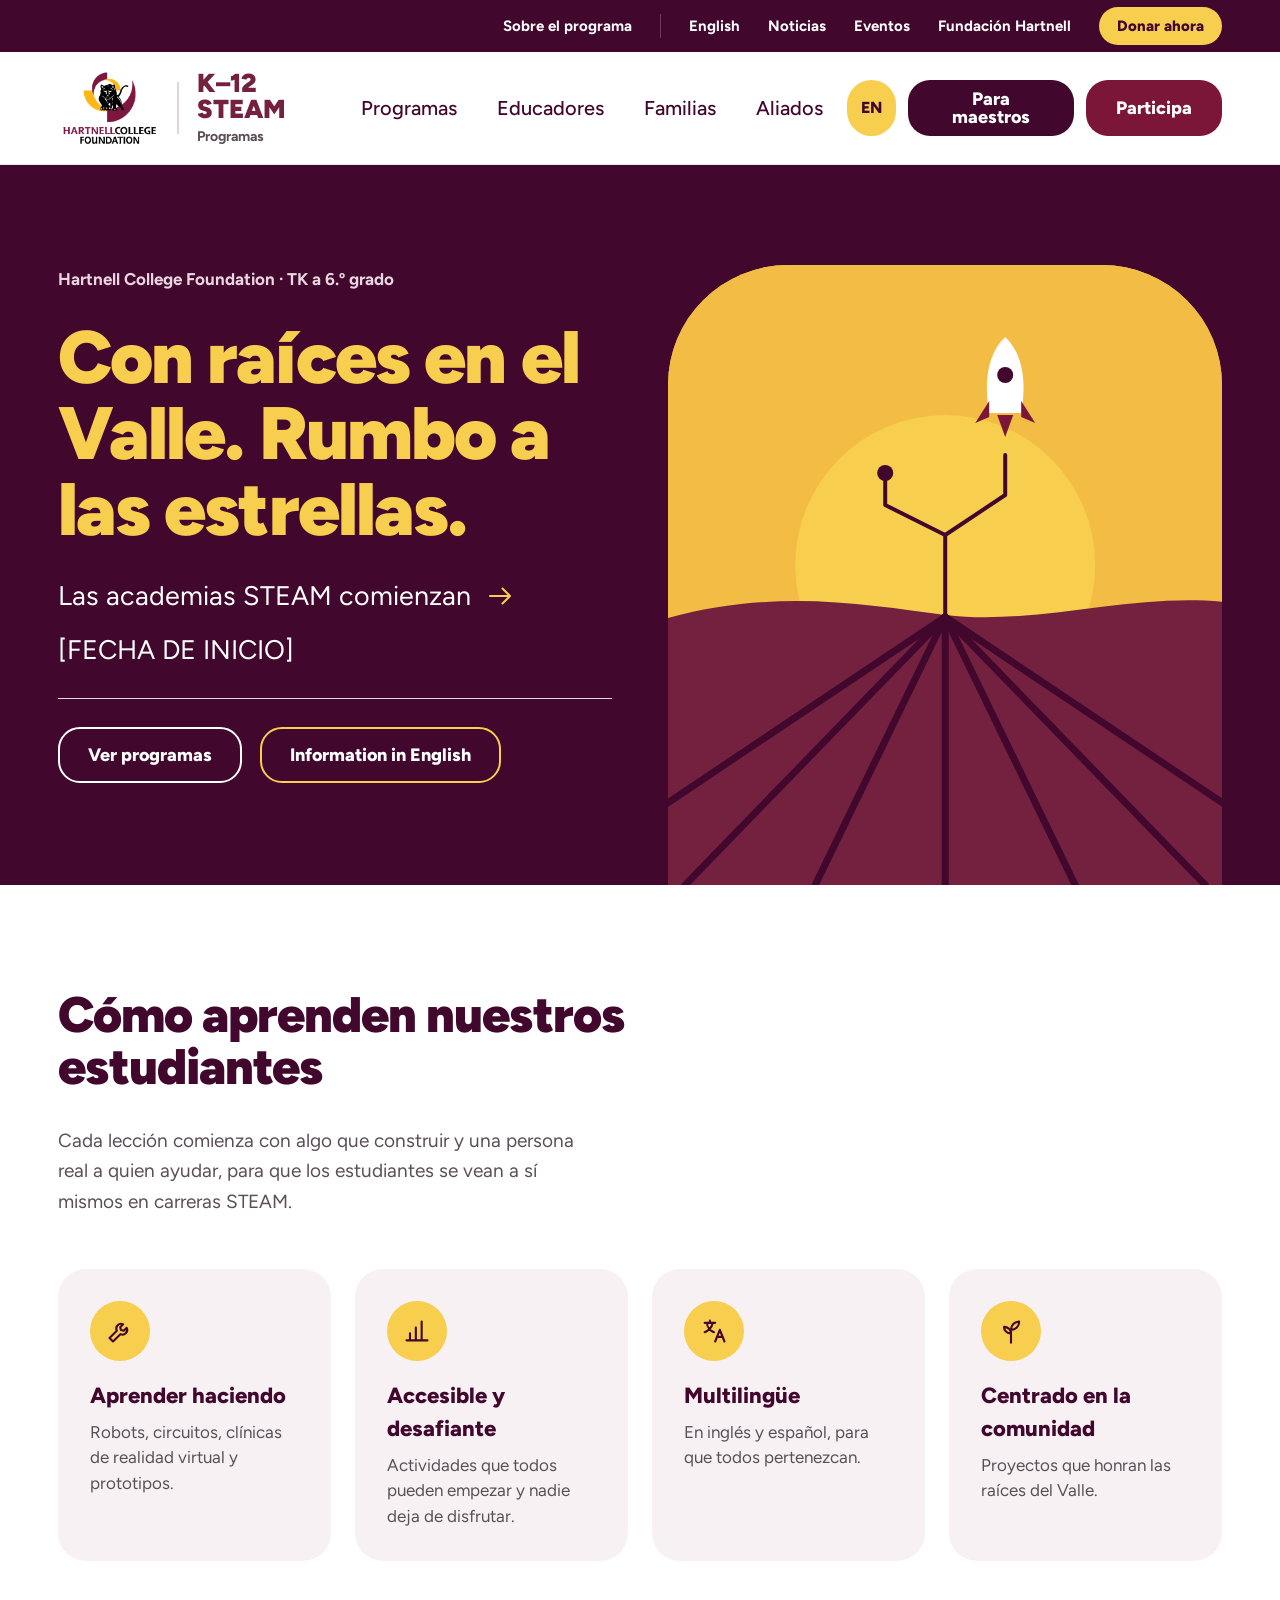
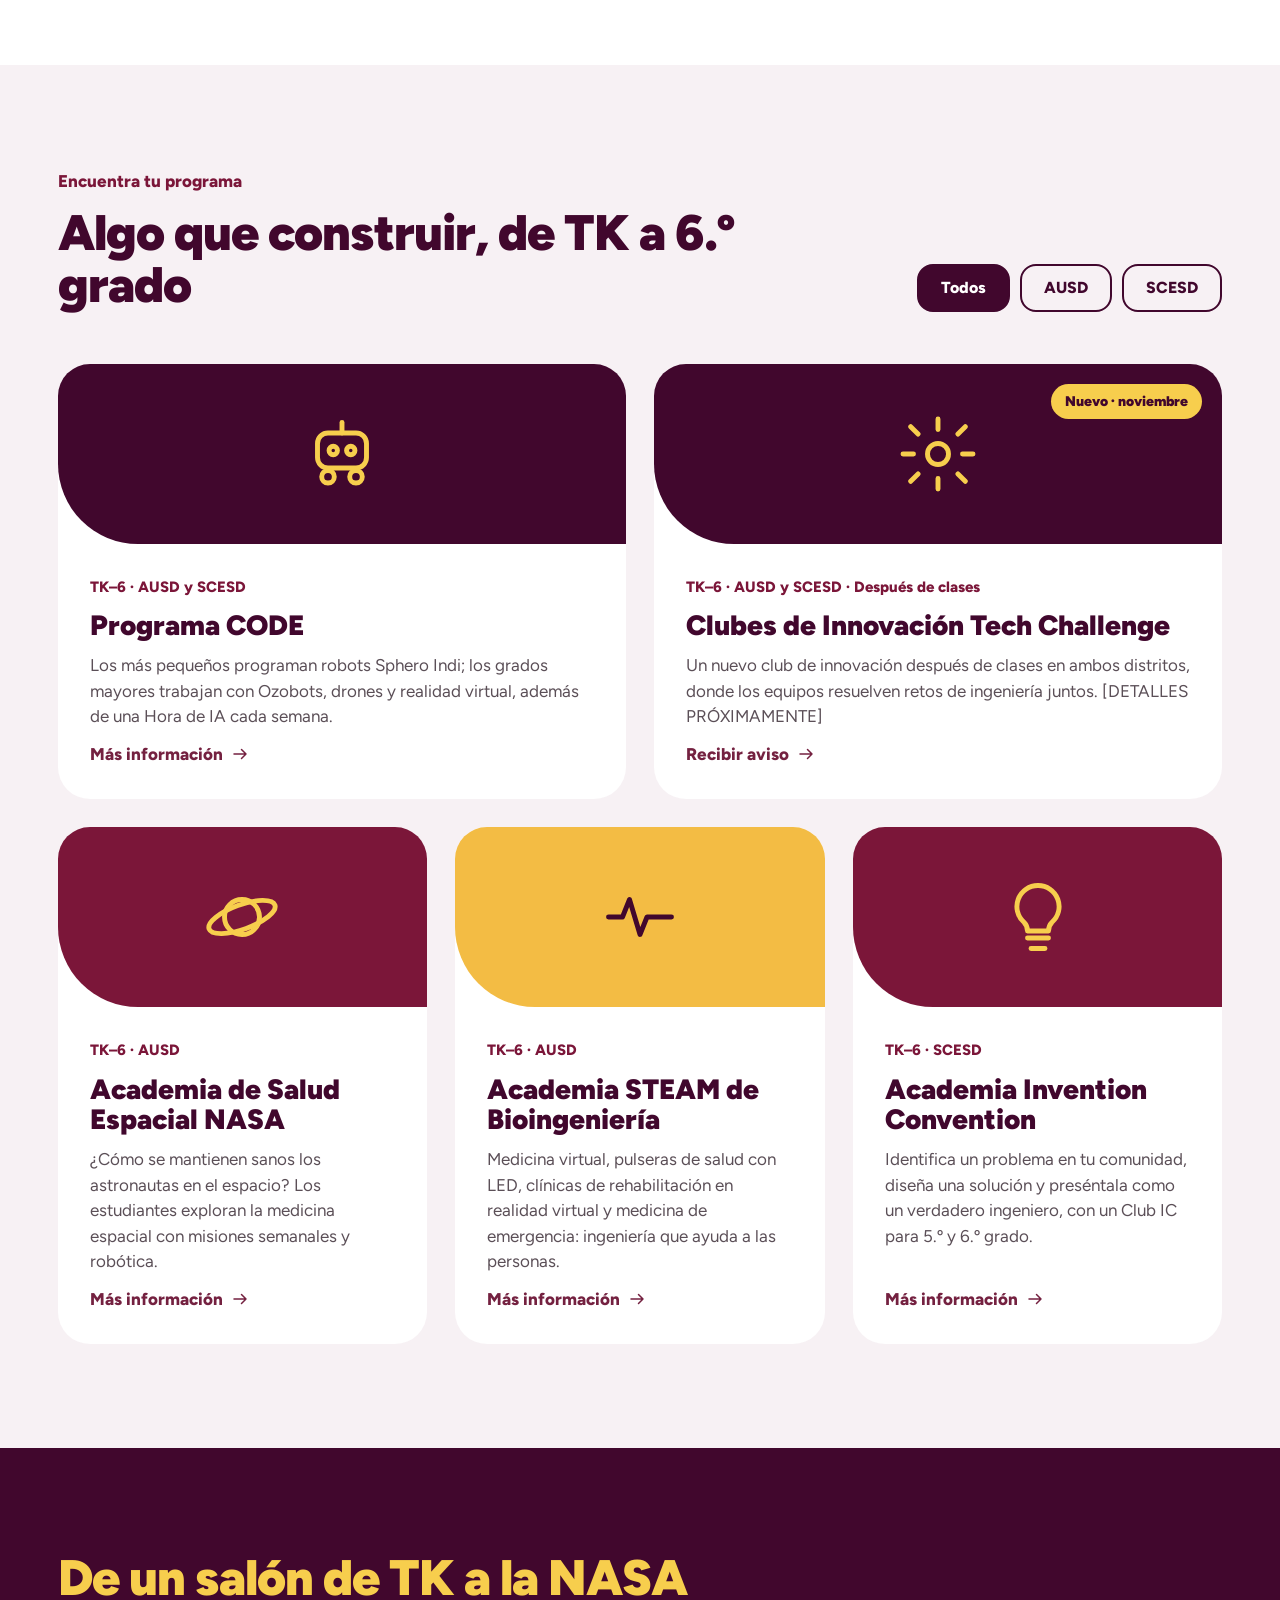
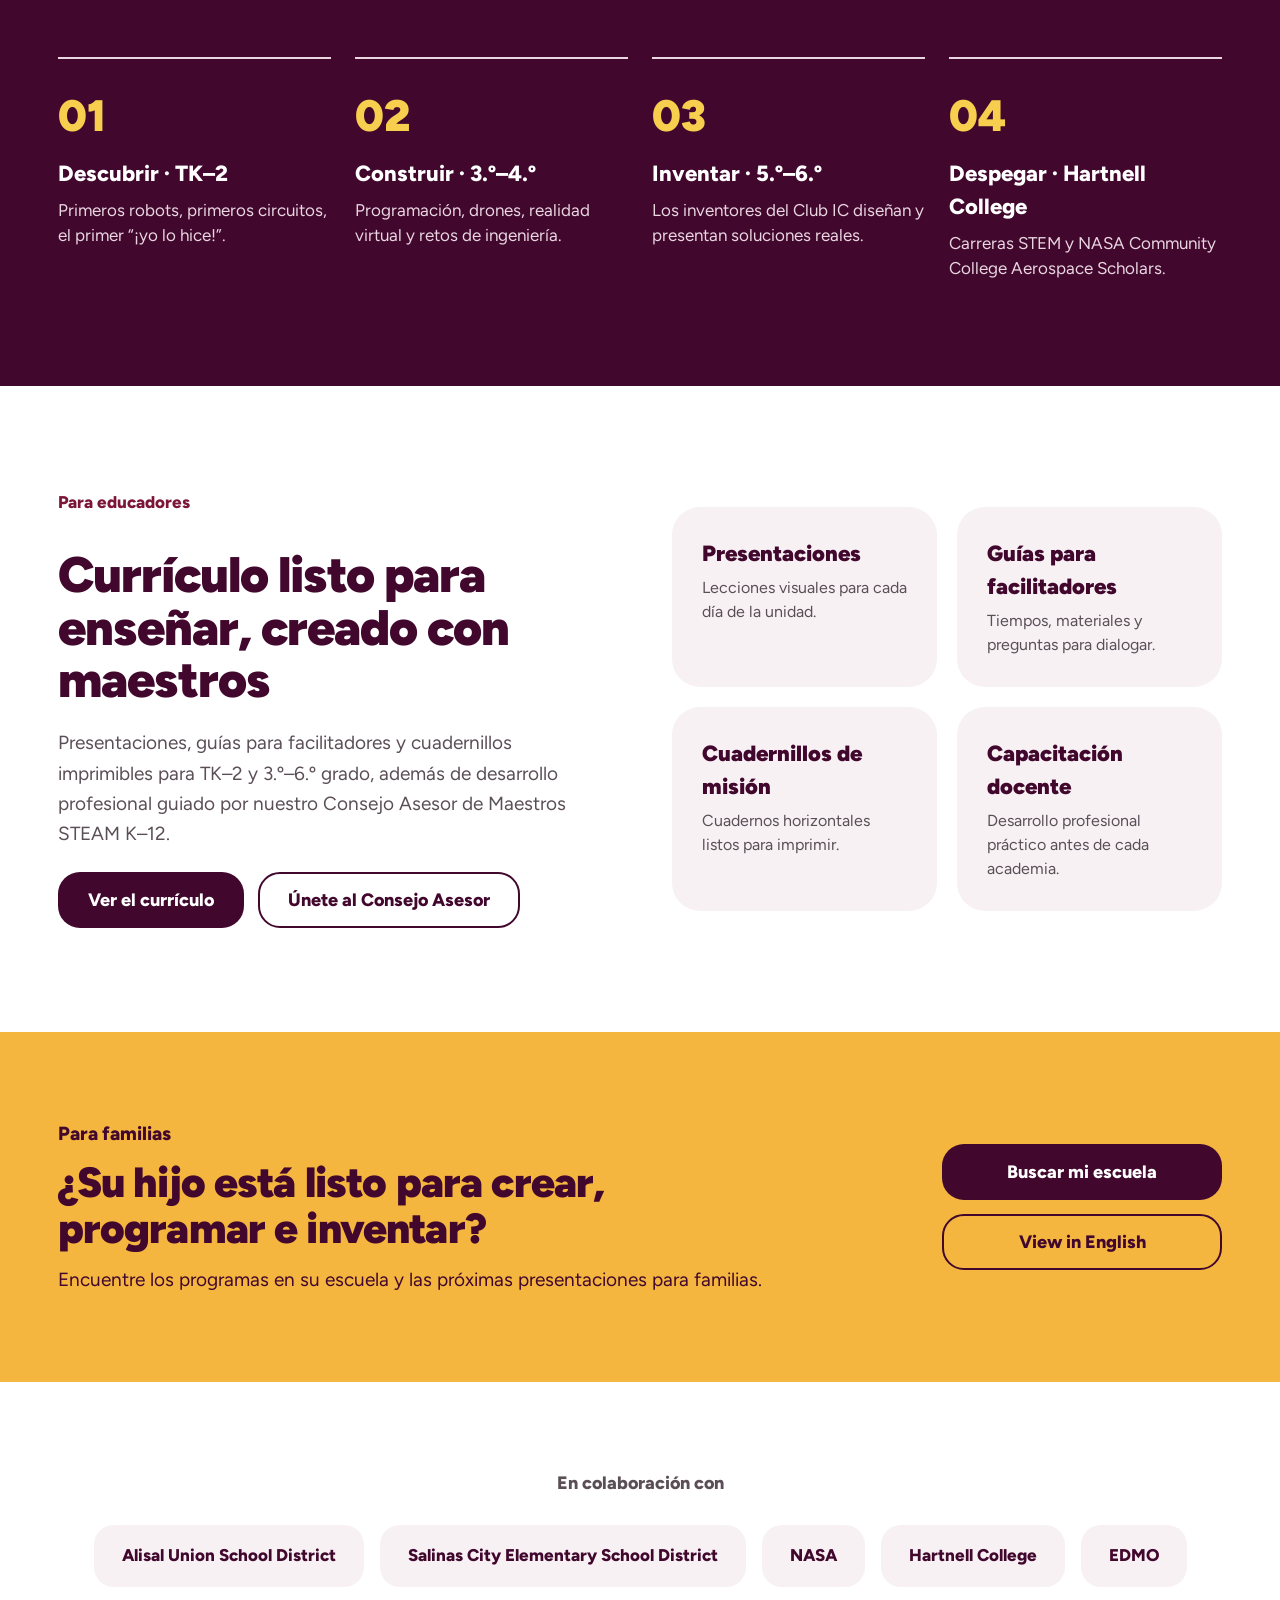
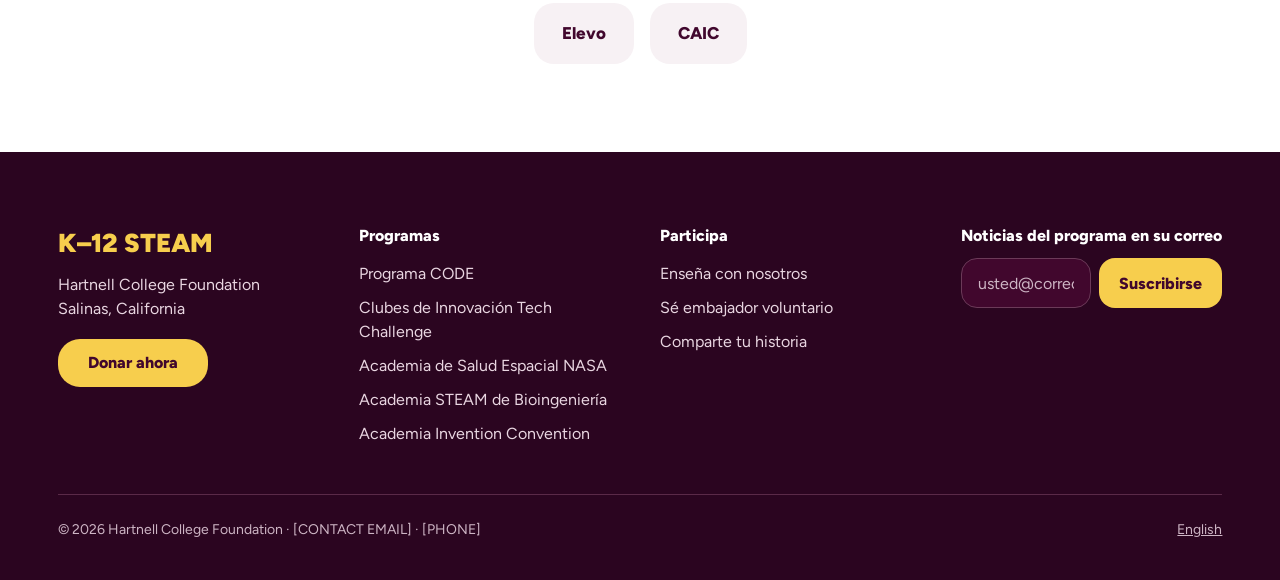
<file: es.html>
<!doctype html>
<html lang="es">
<head>
  <meta charset="utf-8">
  <meta name="viewport" content="width=device-width, initial-scale=1">
  <title>Programas STEAM K–12 | Hartnell College Foundation</title>
  <meta name="description" content="Programas STEAM prácticos para estudiantes de TK a 6.º grado en los distritos escolares Alisal Union y Salinas City Elementary.">
  <link rel="alternate" hreflang="en" href="index.html">
  <link rel="alternate" hreflang="es" href="es.html">
  <link rel="icon" href="[data-uri]">
  <link rel="preconnect" href="https://fonts.googleapis.com">
  <link rel="preconnect" href="https://fonts.gstatic.com" crossorigin>
  <link rel="stylesheet" href="https://fonts.googleapis.com/css2?family=Figtree:wght@400;500;700;800;900&display=swap">
  <style>
/* Hartnell College Foundation — K–12 STEAM Programs
   Brand colors sampled from hartnell.edu and the Foundation site. */
:root {
  --plum: #41072D;
  --plum-deep: #2B0520;
  --maroon: #7B1639;
  --maroon-logo: #742140;
  --gold: #F7CE4D;
  --gold-card: #F3BC44;
  --gold-bar: #F4B63F;
  --blush: #F7F1F4;
  --blush-line: #EDE4E9;
  --text: #1E1A1D;
  --muted: #5B4F57;
  --on-plum: #E9D6E1;
  --radius-btn: 22px;
  --radius-card: 32px;
  --pad-x: clamp(20px, 4.5vw, 64px);
  --font: "Figtree", "Helvetica Neue", Arial, sans-serif;
}

*, *::before, *::after { box-sizing: border-box; }
html { scroll-behavior: smooth; }
@media (prefers-reduced-motion: reduce) { html { scroll-behavior: auto; } }
body { margin: 0; font-family: var(--font); color: var(--text); background: #fff; line-height: 1.5; }
img { max-width: 100%; height: auto; display: block; }
a { color: var(--maroon-logo); }
a:hover { color: var(--plum); }
:focus-visible { outline: 3px solid var(--gold); outline-offset: 3px; border-radius: 6px; }
.container { max-width: 1440px; margin: 0 auto; padding-left: var(--pad-x); padding-right: var(--pad-x); }
.skip-link { position: absolute; left: -9999px; top: 8px; background: var(--gold); color: var(--plum); padding: 10px 16px; font-weight: 800; z-index: 100; }
.skip-link:focus { left: 8px; }
.visually-hidden { position: absolute; width: 1px; height: 1px; overflow: hidden; clip: rect(0 0 0 0); white-space: nowrap; }

/* ---------- Buttons ---------- */
.btn { display: inline-flex; align-items: center; justify-content: center; min-height: 56px; padding: 0 28px; border-radius: var(--radius-btn); font: 800 18px/1 var(--font); text-decoration: none; border: 2.5px solid transparent; cursor: pointer; text-align: center; }
.btn--plum { background: var(--plum); color: #fff; }
.btn--plum:hover { background: var(--maroon); color: #fff; }
.btn--maroon { background: var(--maroon); color: #fff; }
.btn--maroon:hover { background: var(--plum); color: #fff; }
.btn--gold { background: var(--gold); color: var(--plum); }
.btn--gold:hover { background: #fff; color: var(--plum); }
.btn--outline-white { border-color: #fff; color: #fff; }
.btn--outline-white:hover { background: #fff; color: var(--plum); }
.btn--outline-gold { border-color: var(--gold); color: #fff; }
.btn--outline-gold:hover { background: var(--gold); color: var(--plum); }
.btn--outline-plum { border-color: var(--plum); color: var(--plum); }
.btn--outline-plum:hover { background: var(--plum); color: #fff; }

/* ---------- Donate strip (mobile) + utility bar (desktop) ---------- */
.donate-strip { display: none; background: var(--gold-bar); text-align: center; padding: 8px; }
.donate-strip a { display: inline-block; padding: 6px 18px; border: 1.5px solid var(--plum); color: var(--plum); font-weight: 800; text-decoration: none; }
.utility { background: var(--plum); color: #fff; }
.utility .container { display: flex; justify-content: flex-end; align-items: center; gap: 28px; min-height: 52px; font-size: 15px; font-weight: 700; }
.utility a { color: #fff; text-decoration: none; }
.utility a:hover { color: var(--gold); }
.utility .divider { width: 1px; height: 24px; background: #6B3A58; }
.utility .pill { background: var(--gold); color: var(--plum); padding: 8px 18px; border-radius: 999px; font-weight: 800; }
.utility .pill:hover { background: #fff; color: var(--plum); }

/* ---------- Header ---------- */
.site-header { background: #fff; border-bottom: 1px solid var(--blush-line); position: sticky; top: 0; z-index: 50; }
.site-header .container { position: relative; display: flex; align-items: center; justify-content: space-between; gap: 24px; min-height: 112px; }
.brand { display: flex; align-items: center; gap: 18px; text-decoration: none; color: var(--text); }
.brand img { height: 80px; width: auto; }
.brand .rule { width: 1.5px; height: 52px; background: #E2D3DC; }
.brand-name { display: flex; flex-direction: column; }
.brand-name strong { font-weight: 900; font-size: 26px; line-height: 1; color: var(--maroon-logo); }
.brand-name span { font-weight: 700; font-size: 14px; color: var(--muted); margin-top: 4px; }
.main-nav ul { list-style: none; margin: 0; padding: 0; display: flex; gap: 40px; }
.main-nav a { color: var(--plum); text-decoration: none; font-size: 20px; font-weight: 500; }
.main-nav a:hover { color: var(--maroon); text-decoration: underline; text-underline-offset: 6px; }
.header-actions { display: flex; align-items: center; gap: 12px; }
.icon-btn { width: 56px; height: 56px; border-radius: 999px; border: 0; background: var(--gold); display: inline-flex; align-items: center; justify-content: center; cursor: pointer; color: var(--plum); text-decoration: none; }
.menu-toggle { display: none; border-radius: 16px; background: var(--plum); color: #fff; }

/* ---------- Hero ---------- */
.hero { background: var(--plum); overflow: hidden; }
.hero .container { display: grid; grid-template-columns: 1fr 1fr; gap: 56px; min-height: 720px; }
.hero-copy { display: flex; flex-direction: column; justify-content: center; gap: 28px; padding: 64px 0; }
.hero-kicker { color: var(--on-plum); font-weight: 700; font-size: 17px; margin: 0; }
.hero h1 { margin: 0; color: var(--gold); font-weight: 900; font-size: clamp(44px, 5.8vw, 84px); line-height: 1.02; letter-spacing: -0.025em; }
.hero-date { margin: 0; display: flex; align-items: center; gap: 14px; flex-wrap: wrap; color: #fff; font-size: clamp(20px, 2.1vw, 30px); padding-bottom: 28px; border-bottom: 1.5px solid var(--on-plum); }
.hero-date svg { color: var(--gold); flex-shrink: 0; }
.hero-actions { display: flex; gap: 18px; flex-wrap: wrap; }
.hero-art { display: flex; align-items: flex-end; }
.hero-card { width: 100%; height: 620px; border-radius: 120px 120px 0 0; background: var(--gold-card); overflow: hidden; }
.hero-card svg, .hero-card img { width: 100%; height: 100%; object-fit: cover; }

/* ---------- Section basics ---------- */
.section { padding: 104px 0; }
.section--blush { background: var(--blush); }
.section--plum { background: var(--plum); color: #fff; }
.section-head { display: flex; justify-content: space-between; align-items: flex-end; gap: 32px 40px; margin-bottom: 52px; flex-wrap: wrap; }
.section-title { margin: 0; font-weight: 900; font-size: clamp(34px, 3.9vw, 56px); line-height: 1.05; letter-spacing: -0.02em; color: var(--plum); max-width: 22ch; }
.section--plum .section-title { color: var(--gold); }
.section-kicker { margin: 0 0 12px; font-weight: 800; font-size: 17px; color: var(--maroon); }
.section--plum .section-kicker { color: var(--on-plum); }
.section-lead { margin: 0; max-width: 540px; font-size: 19px; line-height: 1.6; color: var(--muted); }

/* ---------- Approach ---------- */
.approach-grid { display: grid; grid-template-columns: repeat(4, minmax(0, 1fr)); gap: 24px; }
.approach-item { background: var(--blush); border-radius: 28px; padding: 32px; }
.approach-item .icon { width: 60px; height: 60px; border-radius: 999px; background: var(--gold); display: flex; align-items: center; justify-content: center; color: var(--plum); margin-bottom: 18px; }
.approach-item h3 { margin: 0 0 8px; font-size: 22px; font-weight: 800; color: var(--plum); }
.approach-item p { margin: 0; font-size: 17px; color: var(--muted); }

/* ---------- Programs ---------- */
.filters { display: flex; gap: 10px; flex-wrap: wrap; }
.filter-btn { min-height: 48px; padding: 0 22px; border-radius: 16px; border: 2px solid var(--plum); background: transparent; color: var(--plum); font: 800 16px var(--font); cursor: pointer; }
.filter-btn[aria-pressed="true"] { background: var(--plum); color: #fff; }
.program-grid { display: grid; grid-template-columns: repeat(6, minmax(0, 1fr)); gap: 28px; }
.program-card { grid-column: span 2; display: flex; flex-direction: column; background: #fff; border-radius: var(--radius-card); overflow: hidden; }
.program-card--wide { grid-column: span 3; }
.program-card[hidden] { display: none; }
.program-art { position: relative; height: 180px; display: flex; align-items: center; justify-content: center; border-radius: 0 0 0 80px; }
.program-art--plum { background: var(--plum); color: var(--gold); }
.program-art--maroon { background: var(--maroon); color: var(--gold); }
.program-art--gold { background: var(--gold-card); color: var(--plum); }
.program-badge { position: absolute; top: 20px; right: 20px; background: var(--gold); color: var(--plum); padding: 7px 14px; border-radius: 999px; font-size: 14px; font-weight: 900; }
.program-body { display: flex; flex-direction: column; gap: 12px; padding: 32px; flex-grow: 1; }
.program-meta { font-size: 15px; font-weight: 800; color: var(--maroon); margin: 0; }
.program-body h3 { margin: 0; font-size: 28px; font-weight: 900; line-height: 1.1; color: var(--plum); }
.program-body p.program-desc { margin: 0; font-size: 17px; color: var(--muted); flex-grow: 1; }
.program-link { display: inline-flex; align-items: center; gap: 8px; font-weight: 800; font-size: 17px; text-decoration: none; }
.program-link:hover { text-decoration: underline; }

/* ---------- Pathway ---------- */
.pathway { list-style: none; margin: 0; padding: 0; display: grid; grid-template-columns: repeat(4, minmax(0, 1fr)); gap: 24px; counter-reset: step; }
.pathway li { border-top: 2px solid var(--on-plum); padding-top: 24px; counter-increment: step; }
.pathway li::before { content: counter(step, decimal-leading-zero); display: block; font-size: 44px; font-weight: 900; color: var(--gold); margin-bottom: 8px; }
.pathway h3 { margin: 0 0 8px; font-size: 22px; font-weight: 800; }
.pathway p { margin: 0; font-size: 17px; color: var(--on-plum); }

/* ---------- Educators ---------- */
.educators { display: grid; grid-template-columns: 1fr 1fr; gap: 64px; align-items: center; }
.educators-copy { display: flex; flex-direction: column; gap: 22px; }
.educators-copy .section-title { max-width: none; }
.btn-row { display: flex; gap: 14px; flex-wrap: wrap; }
.resource-grid { display: grid; grid-template-columns: 1fr 1fr; gap: 20px; }
.resource { background: var(--blush); border-radius: 28px; padding: 30px; }
.resource h3 { margin: 0 0 6px; font-size: 22px; font-weight: 900; color: var(--plum); }
.resource p { margin: 0; font-size: 16px; color: var(--muted); }

/* ---------- Families ---------- */
.families { background: var(--gold-bar); color: var(--plum); padding: 88px 0; }
.families .container { display: flex; justify-content: space-between; align-items: center; gap: 48px; flex-wrap: wrap; }
.families h2 { margin: 0 0 14px; font-weight: 900; font-size: clamp(30px, 3.3vw, 48px); line-height: 1.08; letter-spacing: -0.02em; max-width: 20ch; }
.families p { margin: 0; font-size: 19px; max-width: 60ch; }
.families .kicker { font-weight: 800; margin: 0 0 12px; }
.families-actions { display: flex; flex-direction: column; gap: 14px; min-width: 280px; }

/* ---------- Partners ---------- */
.partners { text-align: center; padding: 88px 0; }
.partners h2 { margin: 0 0 28px; font-size: 18px; font-weight: 800; color: var(--muted); }
.partner-list { list-style: none; margin: 0; padding: 0; display: flex; flex-wrap: wrap; justify-content: center; gap: 16px; }
.partner-list li { background: var(--blush); color: var(--plum); border-radius: 20px; padding: 18px 28px; font-weight: 800; font-size: 17px; }

/* ---------- Footer ---------- */
.site-footer { background: var(--plum-deep); color: var(--on-plum); padding: 72px 0 40px; }
.footer-grid { display: grid; grid-template-columns: repeat(4, minmax(0, 1fr)); gap: 40px; }
.footer-grid h2 { margin: 0 0 14px; font-size: 16px; font-weight: 800; color: #fff; }
.footer-grid ul { list-style: none; margin: 0; padding: 0; display: flex; flex-direction: column; gap: 10px; }
.footer-grid a { color: var(--on-plum); text-decoration: none; }
.footer-grid a:hover { color: var(--gold); text-decoration: underline; }
.footer-brand { font-size: 26px; font-weight: 900; color: var(--gold); margin: 0 0 10px; }
.footer-grid address { font-style: normal; margin-bottom: 18px; }
.site-footer .btn--gold { min-height: 48px; font-size: 16px; color: var(--plum); }
.newsletter label { display: block; font-weight: 800; color: #fff; margin-bottom: 10px; }
.newsletter .row { display: flex; gap: 8px; }
.newsletter input { flex: 1; min-width: 0; min-height: 50px; padding: 0 16px; border-radius: 16px; border: 1px solid #6B3A58; background: var(--plum); color: #fff; font: 16px var(--font); }
.newsletter input::placeholder { color: #CDB5C4; }
.newsletter button { min-height: 50px; padding: 0 20px; border-radius: 16px; border: 0; background: var(--gold); color: var(--plum); font: 800 16px var(--font); cursor: pointer; }
.newsletter .form-msg { min-height: 1.5em; margin: 10px 0 0; color: var(--gold); font-size: 15px; }
.footer-bottom { display: flex; justify-content: space-between; gap: 16px; flex-wrap: wrap; margin-top: 48px; padding-top: 24px; border-top: 1px solid #5A2A48; font-size: 14px; color: #CDB5C4; }
.footer-bottom a { color: #CDB5C4; }

/* ---------- Responsive ---------- */
@media (max-width: 1180px) {
  .main-nav ul { gap: 24px; }
  .main-nav a { font-size: 18px; }
  .header-actions .btn { display: none; }
  .approach-grid { grid-template-columns: repeat(2, minmax(0, 1fr)); }
  .program-grid { grid-template-columns: repeat(2, minmax(0, 1fr)); }
  .program-card, .program-card--wide { grid-column: span 1; }
  .footer-grid { grid-template-columns: repeat(2, minmax(0, 1fr)); }
}
@media (max-width: 900px) {
  .utility { display: none; }
  .donate-strip { display: block; }
  .site-header .container { min-height: 84px; }
  .brand img { height: 60px; }
  .brand .rule, .brand-name { display: none; }
  .menu-toggle { display: inline-flex; }
  .main-nav { display: none; position: absolute; left: 0; right: 0; top: 100%; background: #fff; border-bottom: 1px solid var(--blush-line); padding: 12px var(--pad-x) 24px; }
  .main-nav.is-open { display: block; }
  .main-nav ul { flex-direction: column; gap: 0; }
  .main-nav a { display: block; padding: 14px 0; font-size: 20px; border-bottom: 1px solid var(--blush-line); }
  .hero .container { grid-template-columns: 1fr; gap: 24px; min-height: 0; }
  .hero-copy { padding: 40px 0 0; }
  .hero-card { height: 320px; border-radius: 80px 80px 0 0; }
  .section { padding: 64px 0; }
  .pathway { grid-template-columns: repeat(2, minmax(0, 1fr)); }
  .educators { grid-template-columns: 1fr; gap: 40px; }
}
@media (max-width: 600px) {
  .approach-grid, .program-grid, .resource-grid, .pathway, .footer-grid { grid-template-columns: minmax(0, 1fr); }
  .hero-actions .btn, .btn-row .btn, .families-actions { width: 100%; }
  .families-actions { min-width: 0; }
}

/* Language link inside the mobile menu only */
.nav-lang-mobile { display: none; }
@media (max-width: 900px) { .nav-lang-mobile { display: block; } }

</style>
  <script>
// K–12 STEAM Programs — small interactions (no libraries needed)
document.addEventListener('DOMContentLoaded', () => {
  // Mobile menu
  const toggle = document.querySelector('.menu-toggle');
  const nav = document.getElementById('main-nav');
  if (toggle && nav) {
    toggle.addEventListener('click', () => {
      const open = toggle.getAttribute('aria-expanded') === 'true';
      toggle.setAttribute('aria-expanded', String(!open));
      nav.classList.toggle('is-open', !open);
    });
    nav.querySelectorAll('a').forEach((link) =>
      link.addEventListener('click', () => {
        toggle.setAttribute('aria-expanded', 'false');
        nav.classList.remove('is-open');
      })
    );
  }

  // Program filter by district (each card has data-district="ausd", "scesd" or "ausd scesd")
  const filterButtons = document.querySelectorAll('.filter-btn');
  const cards = document.querySelectorAll('.program-card');
  const status = document.getElementById('filter-status');
  filterButtons.forEach((btn) => {
    btn.addEventListener('click', () => {
      const filter = btn.dataset.filter;
      filterButtons.forEach((b) => b.setAttribute('aria-pressed', String(b === btn)));
      let shown = 0;
      cards.forEach((card) => {
        const match = filter === 'all' || card.dataset.district.split(' ').includes(filter);
        card.hidden = !match;
        if (match) shown += 1;
      });
      if (status) status.textContent = status.dataset.template.replace('{n}', shown);
    });
  });

  // Newsletter form — shows a message only. Connect it to your email service
  // (Mailchimp, Google Forms, Constant Contact, etc.) before launch.
  const form = document.querySelector('.newsletter');
  if (form) {
    form.addEventListener('submit', (e) => {
      e.preventDefault();
      const msg = form.querySelector('.form-msg');
      const input = form.querySelector('input[type="email"]');
      if (!input.checkValidity()) {
        msg.textContent = form.dataset.error;
        input.focus();
        return;
      }
      msg.textContent = form.dataset.success;
      form.reset();
    });
  }
});

</script>
</head>
<body>
  <a class="skip-link" href="#main">Saltar al contenido principal</a>

  <div class="donate-strip"><a href="#give">Donar ahora</a></div>

  <div class="utility">
    <div class="container">
      <a href="#about">Sobre el programa</a>
      <span class="divider" aria-hidden="true"></span>
      <a href="index.html" lang="en" hreflang="en">English</a>
      <a href="#news">Noticias</a>
      <a href="#events">Eventos</a>
      <a href="https://hartnellfoundation.org">Fundación Hartnell</a>
      <a class="pill" href="#give">Donar ahora</a>
    </div>
  </div>

  <header class="site-header">
    <div class="container">
      <a class="brand" href="es.html">
        <img src="[data-uri]" alt="Hartnell College Foundation" width="200" height="157">
        <span class="rule" aria-hidden="true"></span>
        <span class="brand-name"><strong>K–12 STEAM</strong><span>Programas</span></span>
      </a>
      <nav id="main-nav" class="main-nav" aria-label="Principal">
        <ul>
          <li><a href="#programs">Programas</a></li>
          <li><a href="#educators">Educadores</a></li>
          <li><a href="#families">Familias</a></li>
          <li><a href="#partners">Aliados</a></li>
          <li class="nav-lang-mobile"><a href="index.html" lang="en">English</a></li>
        </ul>
      </nav>
      <div class="header-actions">
        <a class="icon-btn" href="index.html" lang="en" aria-label="English" style="font-weight:800">EN</a>
        <a class="btn btn--plum" href="#educators">Para maestros</a>
        <a class="btn btn--maroon" href="#give">Participa</a>
        <button class="icon-btn menu-toggle" type="button" aria-expanded="false" aria-controls="main-nav" aria-label="Abrir menú">
          <svg width="22" height="22" viewBox="0 0 24 24" fill="none" stroke="currentColor" stroke-width="2" stroke-linecap="round" aria-hidden="true"><path d="M4 7h16M4 12h16M4 17h16"/></svg>
        </button>
      </div>
    </div>
  </header>

  <main id="main">
    <section class="hero" aria-labelledby="hero-title">
      <div class="container">
        <div class="hero-copy">
          <p class="hero-kicker">Hartnell College Foundation · TK a 6.º grado</p>
          <h1 id="hero-title">Con raíces en el Valle. Rumbo a las estrellas.</h1>
          <p class="hero-date">Las academias STEAM comienzan
            <svg width="30" height="30" viewBox="0 0 24 24" fill="none" stroke="currentColor" stroke-width="1.6" stroke-linecap="round" stroke-linejoin="round" aria-hidden="true"><path d="M4 12h16M14 6l6 6-6 6"/></svg>
            [FECHA DE INICIO]</p>
          <div class="hero-actions">
            <a class="btn btn--outline-white" href="#programs">Ver programas</a>
            <a class="btn btn--outline-gold" href="index.html" lang="en">Information in English</a>
          </div>
        </div>
        <div class="hero-art">
          <div class="hero-card">
            <!-- To use a student photo instead, replace this <svg> with:
                 <img src="hero-student.jpg" alt="Describe the photo here"> -->
            <svg viewBox="0 0 600 620" preserveAspectRatio="xMidYMax slice" role="img" aria-label="Ilustración: surcos de cultivo del Valle de Salinas que se convierten en circuitos y llevan a un cohete">
              <rect width="600" height="620" fill="#F3BC44"/>
              <circle cx="300" cy="300" r="150" fill="#F7CE4D"/>
              <path d="M0 360 C120 320 220 340 300 350 C400 362 500 322 600 340 L600 620 L0 620 Z" fill="#742140"/>
              <g stroke="#41072D" stroke-width="7" stroke-linecap="round" fill="none">
                <path d="M300 352 L-100 620"/><path d="M300 352 L40 620"/><path d="M300 352 L170 620"/><path d="M300 352 L300 620"/><path d="M300 352 L430 620"/><path d="M300 352 L560 620"/><path d="M300 352 L700 620"/>
              </g>
              <g stroke="#41072D" stroke-width="4" fill="none" stroke-linecap="round" stroke-linejoin="round">
                <path d="M300 352 L300 270 L360 230 L360 190"/><path d="M300 270 L240 240 L240 214"/>
              </g>
              <circle cx="240" cy="208" r="8" fill="#41072D"/>
              <g transform="translate(360 130)">
                <path d="M0 -58 C19 -40 21 -10 16 18 L-16 18 C-21 -10 -19 -40 0 -58 Z" fill="#FFFFFF"/>
                <circle cx="0" cy="-20" r="8" fill="#41072D"/>
                <path d="M-16 6 L-30 28 L-16 22 Z M16 6 L30 28 L16 22 Z" fill="#7B1639"/>
                <path d="M-8 20 L0 42 L8 20 Z" fill="#7B1639"/>
              </g>
            </svg>
          </div>
        </div>
      </div>
    </section>

    <section id="about" class="section" aria-labelledby="about-title">
      <div class="container">
        <div class="section-head">
          <h2 id="about-title" class="section-title">Cómo aprenden nuestros estudiantes</h2>
          <p class="section-lead">Cada lección comienza con algo que construir y una persona real a quien ayudar, para que los estudiantes se vean a sí mismos en carreras STEAM.</p>
        </div>
        <div class="approach-grid">
          <div class="approach-item">
            <div class="icon"><svg width="28" height="28" viewBox="0 0 24 24" fill="none" stroke="currentColor" stroke-width="1.8" stroke-linecap="round" stroke-linejoin="round" aria-hidden="true"><path d="M14.7 6.3a4 4 0 0 0-5.4 5.4L3 18l3 3 6.3-6.3a4 4 0 0 0 5.4-5.4l-2.5 2.5-2.4-.6-.6-2.4z"/></svg></div>
            <h3>Aprender haciendo</h3><p>Robots, circuitos, clínicas de realidad virtual y prototipos.</p>
          </div>
          <div class="approach-item">
            <div class="icon"><svg width="28" height="28" viewBox="0 0 24 24" fill="none" stroke="currentColor" stroke-width="1.8" stroke-linecap="round" stroke-linejoin="round" aria-hidden="true"><path d="M3 20h18M6 20V14M11 20V9M16 20V4"/></svg></div>
            <h3>Accesible y desafiante</h3><p>Actividades que todos pueden empezar y nadie deja de disfrutar.</p>
          </div>
          <div class="approach-item">
            <div class="icon"><svg width="28" height="28" viewBox="0 0 24 24" fill="none" stroke="currentColor" stroke-width="1.8" stroke-linecap="round" stroke-linejoin="round" aria-hidden="true"><path d="M4 5h9M8.5 3v2M6 5c0 4 3 7 6 8M11 5c-1 4-4 7-7 8"/><path d="M13 21l4-10 4 10M14.5 17h5"/></svg></div>
            <h3>Multilingüe</h3><p>En inglés y español, para que todos pertenezcan.</p>
          </div>
          <div class="approach-item">
            <div class="icon"><svg width="28" height="28" viewBox="0 0 24 24" fill="none" stroke="currentColor" stroke-width="1.8" stroke-linecap="round" stroke-linejoin="round" aria-hidden="true"><path d="M12 22V11M12 11c0-4 3-7 7-7 0 4-3 7-7 7zM12 14c0-3-2.5-5.5-6-5.5 0 3 2.5 5.5 6 5.5z"/></svg></div>
            <h3>Centrado en la comunidad</h3><p>Proyectos que honran las raíces del Valle.</p>
          </div>
        </div>
      </div>
    </section>

    <section id="programs" class="section section--blush" aria-labelledby="programs-title">
      <div class="container">
        <div class="section-head">
          <div>
            <p class="section-kicker">Encuentra tu programa</p>
            <h2 id="programs-title" class="section-title">Algo que construir, de TK a 6.º grado</h2>
          </div>
          <div class="filters" role="group" aria-label="Filtrar programas por distrito">
            <button class="filter-btn" type="button" data-filter="all" aria-pressed="true">Todos</button>
            <button class="filter-btn" type="button" data-filter="ausd" aria-pressed="false">AUSD</button>
            <button class="filter-btn" type="button" data-filter="scesd" aria-pressed="false">SCESD</button>
          </div>
        </div>
        <p id="filter-status" class="visually-hidden" aria-live="polite" data-template="Mostrando {n} programas"></p>
        <div class="program-grid">
          <article class="program-card program-card--wide" data-district="ausd scesd">
            <div class="program-art program-art--plum"><svg width="84" height="84" viewBox="0 0 24 24" fill="none" stroke="currentColor" stroke-width="1.4" stroke-linecap="round" stroke-linejoin="round" aria-hidden="true"><rect x="5" y="6" width="14" height="10" rx="3"/><circle cx="9.5" cy="11" r="1.2"/><circle cx="14.5" cy="11" r="1.2"/><circle cx="8" cy="18.5" r="1.8"/><circle cx="16" cy="18.5" r="1.8"/><path d="M12 6V3"/></svg></div>
            <div class="program-body">
              <p class="program-meta">TK–6 · AUSD y SCESD</p>
              <h3>Programa CODE</h3>
              <p class="program-desc">Los más pequeños programan robots Sphero Indi; los grados mayores trabajan con Ozobots, drones y realidad virtual, además de una Hora de IA cada semana.</p>
              <a class="program-link" href="#programs">Más información <svg width="18" height="18" viewBox="0 0 24 24" fill="none" stroke="currentColor" stroke-width="2" stroke-linecap="round" stroke-linejoin="round" aria-hidden="true"><path d="M4 12h16M14 6l6 6-6 6"/></svg></a>
            </div>
          </article>
          <article class="program-card program-card--wide" data-district="ausd scesd">
            <div class="program-art program-art--plum">
              <span class="program-badge">Nuevo · noviembre</span>
              <svg width="84" height="84" viewBox="0 0 24 24" fill="none" stroke="currentColor" stroke-width="1.4" stroke-linecap="round" stroke-linejoin="round" aria-hidden="true"><circle cx="12" cy="12" r="3"/><path d="M12 2v3M12 19v3M4.2 4.2l2.1 2.1M17.7 17.7l2.1 2.1M2 12h3M19 12h3M4.2 19.8l2.1-2.1M17.7 6.3l2.1-2.1"/></svg>
            </div>
            <div class="program-body">
              <p class="program-meta">TK–6 · AUSD y SCESD · Después de clases</p>
              <h3>Clubes de Innovación Tech Challenge</h3>
              <p class="program-desc">Un nuevo club de innovación después de clases en ambos distritos, donde los equipos resuelven retos de ingeniería juntos. [DETALLES PRÓXIMAMENTE]</p>
              <a class="program-link" href="#programs">Recibir aviso <svg width="18" height="18" viewBox="0 0 24 24" fill="none" stroke="currentColor" stroke-width="2" stroke-linecap="round" stroke-linejoin="round" aria-hidden="true"><path d="M4 12h16M14 6l6 6-6 6"/></svg></a>
            </div>
          </article>
          <article class="program-card" data-district="ausd">
            <div class="program-art program-art--maroon"><svg width="84" height="84" viewBox="0 0 24 24" fill="none" stroke="currentColor" stroke-width="1.4" stroke-linecap="round" stroke-linejoin="round" aria-hidden="true"><circle cx="12" cy="12" r="5"/><ellipse cx="12" cy="12" rx="10" ry="3.5" transform="rotate(-20 12 12)"/></svg></div>
            <div class="program-body">
              <p class="program-meta">TK–6 · AUSD</p>
              <h3>Academia de Salud Espacial NASA</h3>
              <p class="program-desc">¿Cómo se mantienen sanos los astronautas en el espacio? Los estudiantes exploran la medicina espacial con misiones semanales y robótica.</p>
              <a class="program-link" href="#programs">Más información <svg width="18" height="18" viewBox="0 0 24 24" fill="none" stroke="currentColor" stroke-width="2" stroke-linecap="round" stroke-linejoin="round" aria-hidden="true"><path d="M4 12h16M14 6l6 6-6 6"/></svg></a>
            </div>
          </article>
          <article class="program-card" data-district="ausd">
            <div class="program-art program-art--gold"><svg width="84" height="84" viewBox="0 0 24 24" fill="none" stroke="currentColor" stroke-width="1.4" stroke-linecap="round" stroke-linejoin="round" aria-hidden="true"><path d="M3 12h4l2-5 3 10 2-5h7"/></svg></div>
            <div class="program-body">
              <p class="program-meta">TK–6 · AUSD</p>
              <h3>Academia STEAM de Bioingeniería</h3>
              <p class="program-desc">Medicina virtual, pulseras de salud con LED, clínicas de rehabilitación en realidad virtual y medicina de emergencia: ingeniería que ayuda a las personas.</p>
              <a class="program-link" href="#programs">Más información <svg width="18" height="18" viewBox="0 0 24 24" fill="none" stroke="currentColor" stroke-width="2" stroke-linecap="round" stroke-linejoin="round" aria-hidden="true"><path d="M4 12h16M14 6l6 6-6 6"/></svg></a>
            </div>
          </article>
          <article class="program-card" data-district="scesd">
            <div class="program-art program-art--maroon"><svg width="84" height="84" viewBox="0 0 24 24" fill="none" stroke="currentColor" stroke-width="1.4" stroke-linecap="round" stroke-linejoin="round" aria-hidden="true"><path d="M9 18h6M10 21h4M12 3a6 6 0 0 0-4 10.5c.8.8 1 1.5 1 2.5h6c0-1 .2-1.7 1-2.5A6 6 0 0 0 12 3z"/></svg></div>
            <div class="program-body">
              <p class="program-meta">TK–6 · SCESD</p>
              <h3>Academia Invention Convention</h3>
              <p class="program-desc">Identifica un problema en tu comunidad, diseña una solución y preséntala como un verdadero ingeniero, con un Club IC para 5.º y 6.º grado.</p>
              <a class="program-link" href="invention-convention-es.html">Más información <svg width="18" height="18" viewBox="0 0 24 24" fill="none" stroke="currentColor" stroke-width="2" stroke-linecap="round" stroke-linejoin="round" aria-hidden="true"><path d="M4 12h16M14 6l6 6-6 6"/></svg></a>
            </div>
          </article>
        </div>
      </div>
    </section>

    <section class="section section--plum" aria-labelledby="pathway-title">
      <div class="container">
        <div class="section-head">
          <h2 id="pathway-title" class="section-title">De un salón de TK a la NASA</h2>
        </div>
        <ol class="pathway">
          <li><h3>Descubrir · TK–2</h3><p>Primeros robots, primeros circuitos, el primer “¡yo lo hice!”.</p></li>
          <li><h3>Construir · 3.º–4.º</h3><p>Programación, drones, realidad virtual y retos de ingeniería.</p></li>
          <li><h3>Inventar · 5.º–6.º</h3><p>Los inventores del Club IC diseñan y presentan soluciones reales.</p></li>
          <li><h3>Despegar · Hartnell College</h3><p>Carreras STEM y NASA Community College Aerospace Scholars.</p></li>
        </ol>
      </div>
    </section>

    <section id="educators" class="section" aria-labelledby="educators-title">
      <div class="container educators">
        <div class="educators-copy">
          <p class="section-kicker">Para educadores</p>
          <h2 id="educators-title" class="section-title">Currículo listo para enseñar, creado con maestros</h2>
          <p class="section-lead">Presentaciones, guías para facilitadores y cuadernillos imprimibles para TK–2 y 3.º–6.º grado, además de desarrollo profesional guiado por nuestro Consejo Asesor de Maestros STEAM K–12.</p>
          <div class="btn-row">
            <a class="btn btn--plum" href="#educators">Ver el currículo</a>
            <a class="btn btn--outline-plum" href="#educators">Únete al Consejo Asesor</a>
          </div>
        </div>
        <div class="resource-grid">
          <div class="resource"><h3>Presentaciones</h3><p>Lecciones visuales para cada día de la unidad.</p></div>
          <div class="resource"><h3>Guías para facilitadores</h3><p>Tiempos, materiales y preguntas para dialogar.</p></div>
          <div class="resource"><h3>Cuadernillos de misión</h3><p>Cuadernos horizontales listos para imprimir.</p></div>
          <div class="resource"><h3>Capacitación docente</h3><p>Desarrollo profesional práctico antes de cada academia.</p></div>
        </div>
      </div>
    </section>

    <section id="families" class="families" aria-labelledby="families-title">
      <div class="container">
        <div>
          <p class="kicker">Para familias</p>
          <h2 id="families-title">¿Su hijo está listo para crear, programar e inventar?</h2>
          <p>Encuentre los programas en su escuela y las próximas presentaciones para familias.</p>
        </div>
        <div class="families-actions">
          <a class="btn btn--plum" href="#families">Buscar mi escuela</a>
          <a class="btn btn--outline-plum" href="index.html" lang="en">View in English</a>
        </div>
      </div>
    </section>

    <section id="partners" class="partners" aria-labelledby="partners-title">
      <div class="container">
        <h2 id="partners-title">En colaboración con</h2>
        <!-- Replace each <li> text with an <img> of the partner's logo when you have permission to use it. -->
        <ul class="partner-list">
          <li>Alisal Union School District</li>
          <li>Salinas City Elementary School District</li>
          <li>NASA</li>
          <li>Hartnell College</li>
          <li>EDMO</li>
          <li>Elevo</li>
          <li>CAIC</li>
        </ul>
      </div>
    </section>
  </main>

  <footer id="give" class="site-footer">
    <div class="container">
      <div class="footer-grid">
        <div>
          <p class="footer-brand">K–12 STEAM</p>
          <address>Hartnell College Foundation<br>Salinas, California</address>
          <a class="btn btn--gold" href="https://hartnellfoundation.org">Donar ahora</a>
        </div>
        <div>
          <h2>Programas</h2>
          <ul>
            <li><a href="#programs">Programa CODE</a></li>
            <li><a href="#programs">Clubes de Innovación Tech Challenge</a></li>
            <li><a href="#programs">Academia de Salud Espacial NASA</a></li>
            <li><a href="#programs">Academia STEAM de Bioingeniería</a></li>
            <li><a href="invention-convention-es.html">Academia Invention Convention</a></li>
          </ul>
        </div>
        <div>
          <h2>Participa</h2>
          <ul>
            <li><a href="#educators">Enseña con nosotros</a></li>
            <li><a href="#give">Sé embajador voluntario</a></li>
            <li><a href="#give">Comparte tu historia</a></li>
          </ul>
        </div>
        <form class="newsletter" novalidate data-success="¡Gracias! Ya está en la lista." data-error="Escriba un correo válido, como nombre@correo.com.">
          <label for="news-email">Noticias del programa en su correo</label>
          <div class="row">
            <input id="news-email" type="email" name="email" autocomplete="email" placeholder="usted@correo.com" required>
            <button type="submit">Suscribirse</button>
          </div>
          <p class="form-msg" role="status"></p>
        </form>
      </div>
      <div class="footer-bottom">
        <span>© 2026 Hartnell College Foundation · [CONTACT EMAIL] · [PHONE]</span>
        <a href="index.html" lang="en">English</a>
      </div>
    </div>
  </footer>
</body>
</html>
</file>
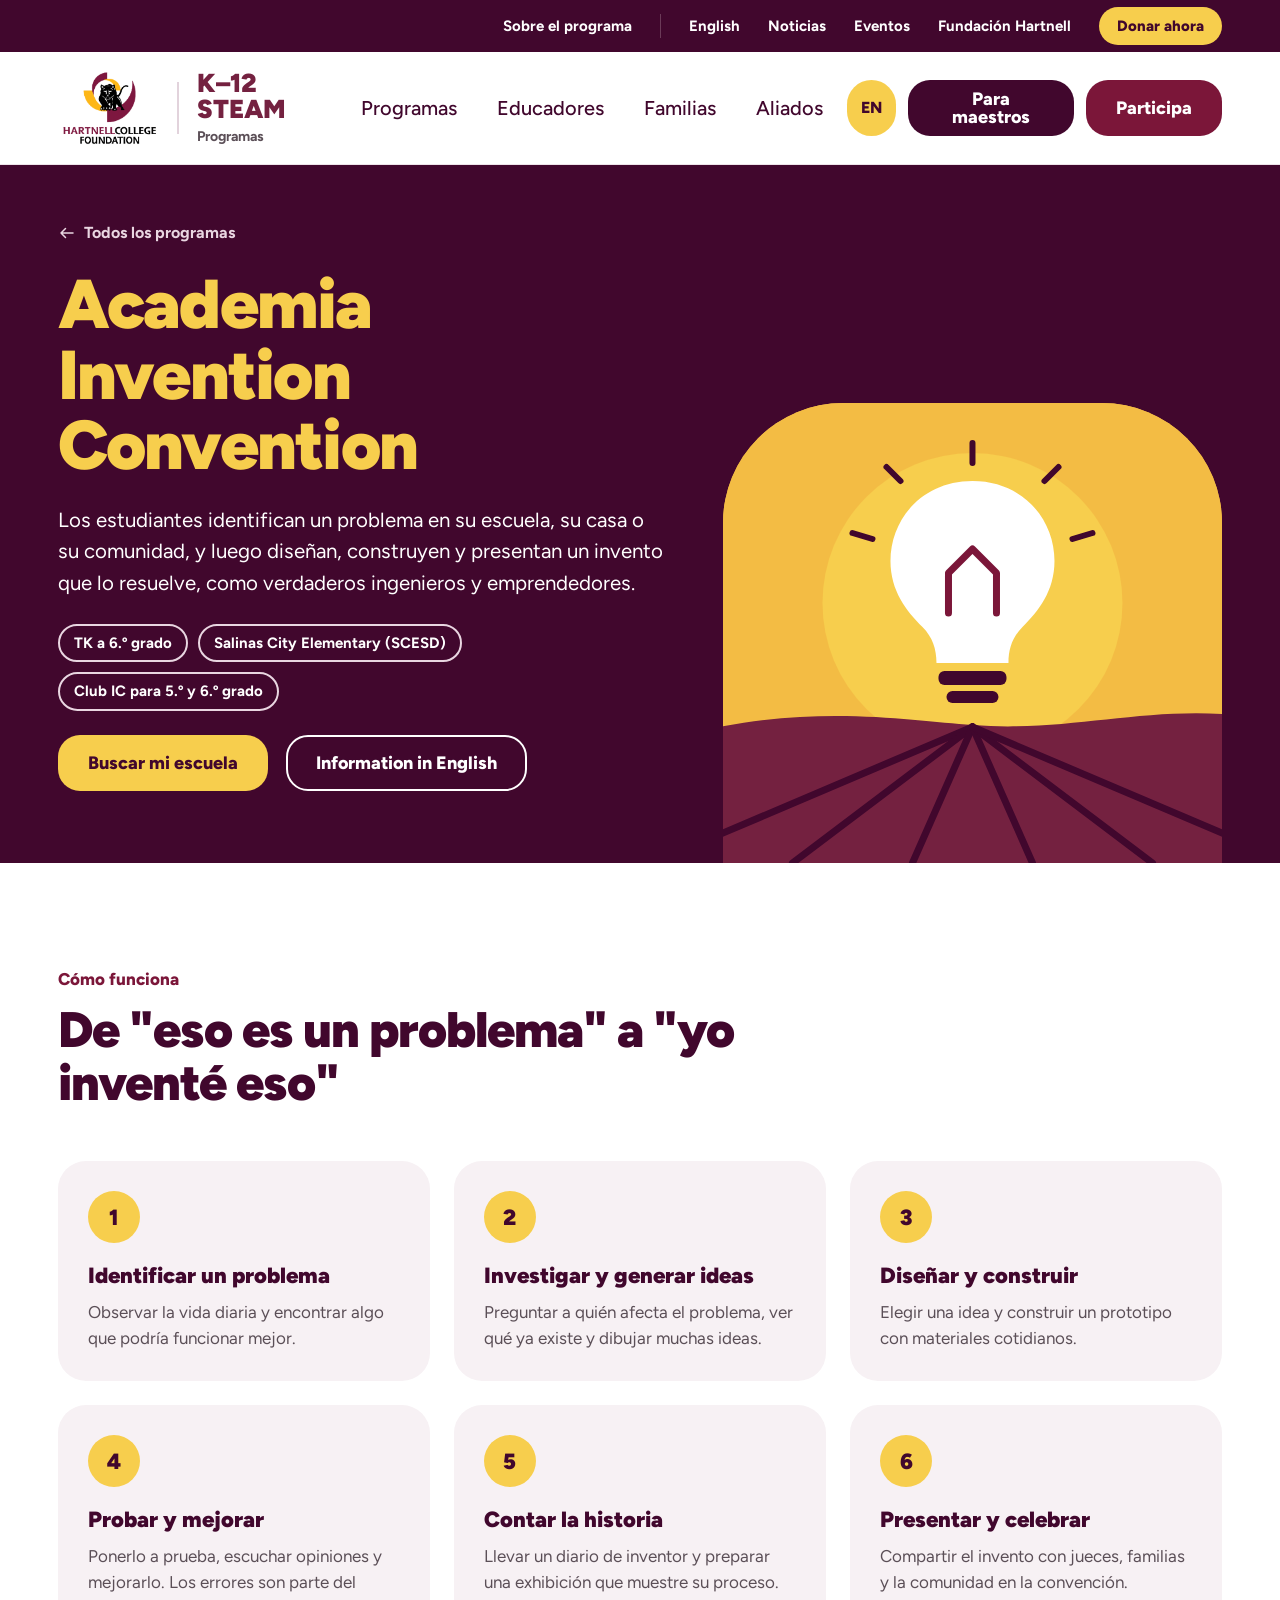
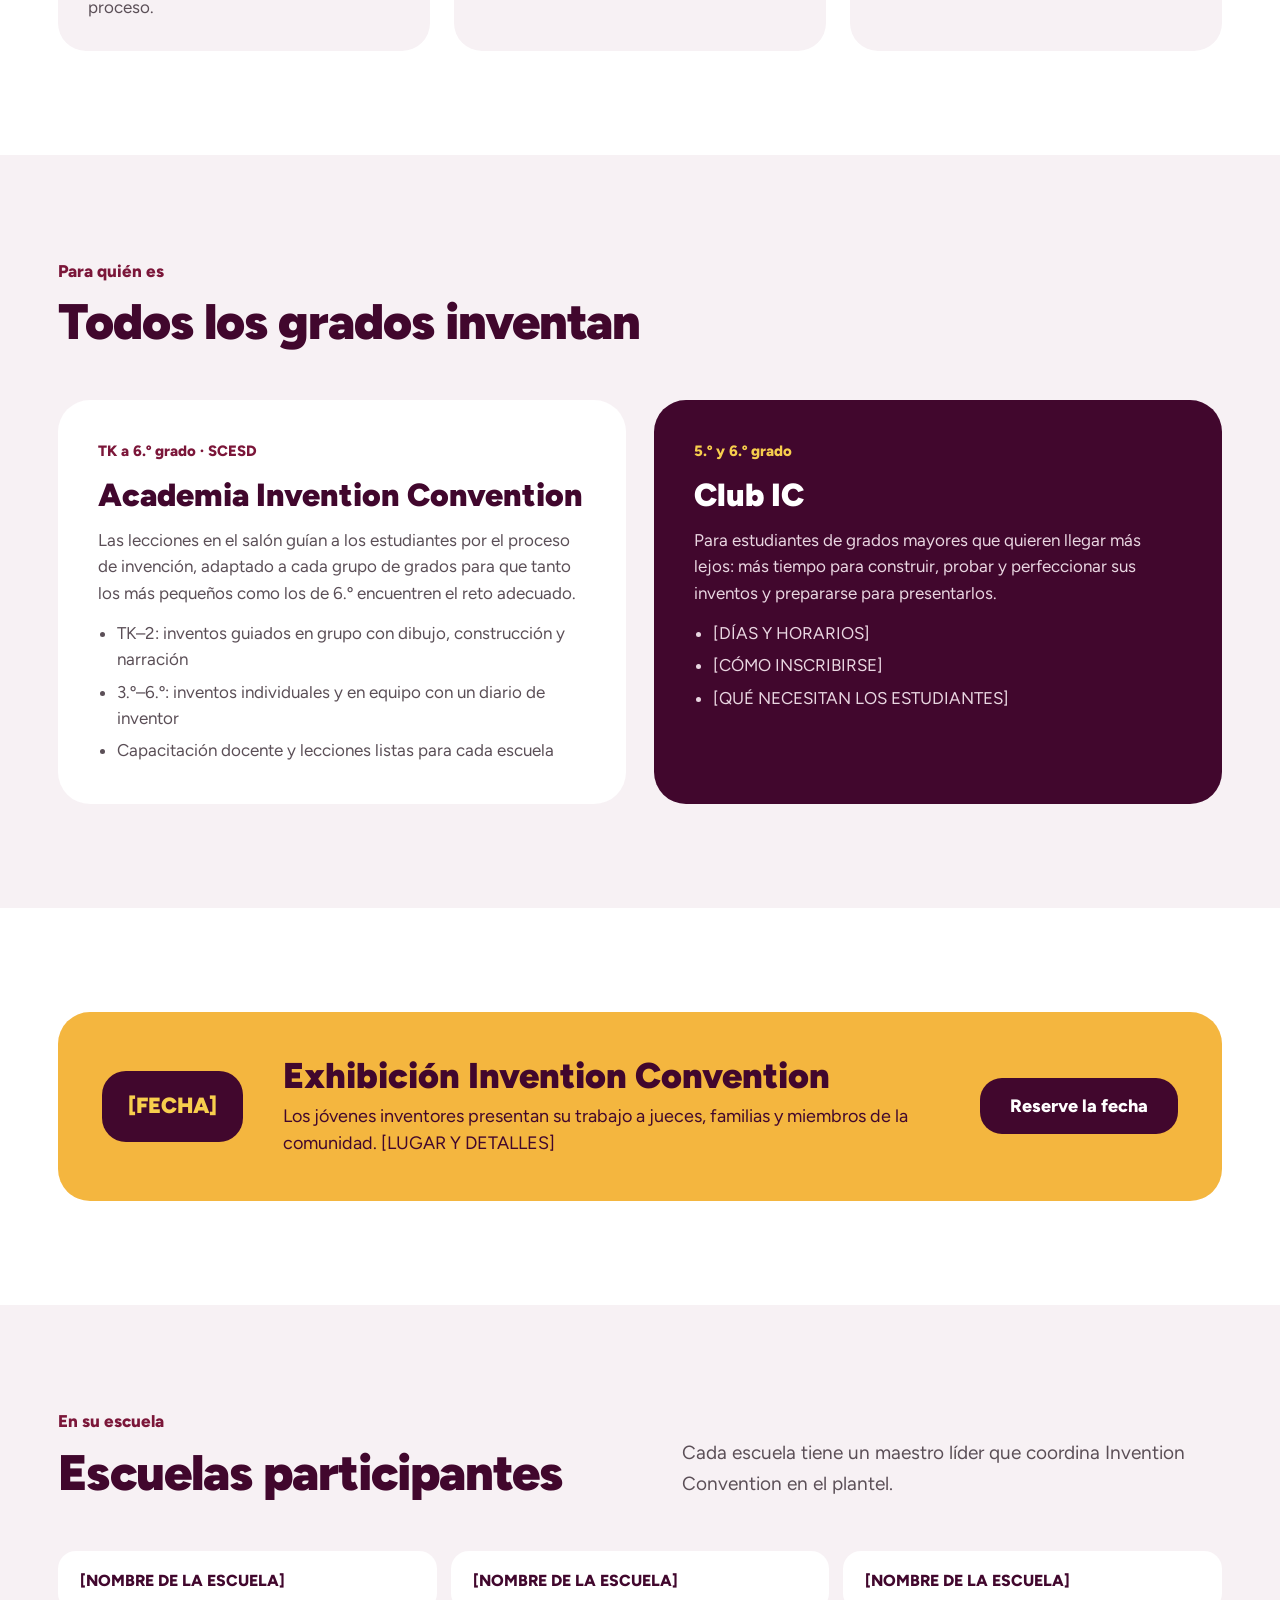
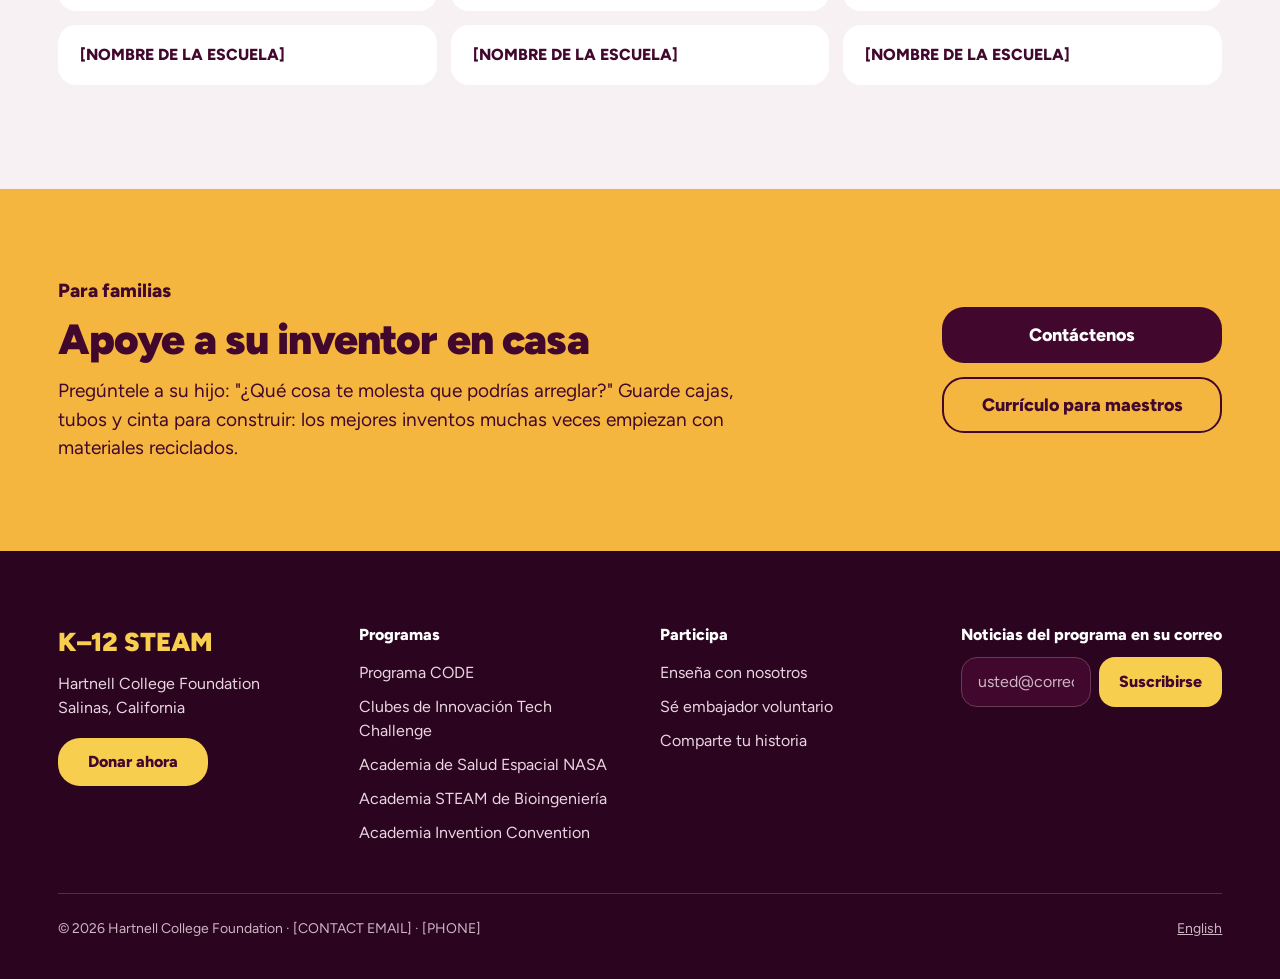
<file: invention-convention-es.html>
<!doctype html>
<html lang="es">
<head>
  <meta charset="utf-8">
  <meta name="viewport" content="width=device-width, initial-scale=1">
  <title>Academia Invention Convention | STEAM K–12 | Hartnell College Foundation</title>
  <meta name="description" content="Academia Invention Convention: estudiantes de TK a 6.º grado de SCESD identifican problemas reales de su comunidad e inventan soluciones, con un Club IC para 5.º y 6.º grado.">
  <link rel="alternate" hreflang="en" href="invention-convention.html">
  <link rel="alternate" hreflang="es" href="invention-convention-es.html">
  <link rel="icon" href="[data-uri]">
  <link rel="preconnect" href="https://fonts.googleapis.com">
  <link rel="preconnect" href="https://fonts.gstatic.com" crossorigin>
  <link rel="stylesheet" href="https://fonts.googleapis.com/css2?family=Figtree:wght@400;500;700;800;900&display=swap">
  <style>
/* Hartnell College Foundation — K–12 STEAM Programs
   Brand colors sampled from hartnell.edu and the Foundation site. */
:root {
  --plum: #41072D;
  --plum-deep: #2B0520;
  --maroon: #7B1639;
  --maroon-logo: #742140;
  --gold: #F7CE4D;
  --gold-card: #F3BC44;
  --gold-bar: #F4B63F;
  --blush: #F7F1F4;
  --blush-line: #EDE4E9;
  --text: #1E1A1D;
  --muted: #5B4F57;
  --on-plum: #E9D6E1;
  --radius-btn: 22px;
  --radius-card: 32px;
  --pad-x: clamp(20px, 4.5vw, 64px);
  --font: "Figtree", "Helvetica Neue", Arial, sans-serif;
}

*, *::before, *::after { box-sizing: border-box; }
html { scroll-behavior: smooth; }
@media (prefers-reduced-motion: reduce) { html { scroll-behavior: auto; } }
body { margin: 0; font-family: var(--font); color: var(--text); background: #fff; line-height: 1.5; }
img { max-width: 100%; height: auto; display: block; }
a { color: var(--maroon-logo); }
a:hover { color: var(--plum); }
:focus-visible { outline: 3px solid var(--gold); outline-offset: 3px; border-radius: 6px; }
.container { max-width: 1440px; margin: 0 auto; padding-left: var(--pad-x); padding-right: var(--pad-x); }
.skip-link { position: absolute; left: -9999px; top: 8px; background: var(--gold); color: var(--plum); padding: 10px 16px; font-weight: 800; z-index: 100; }
.skip-link:focus { left: 8px; }
.visually-hidden { position: absolute; width: 1px; height: 1px; overflow: hidden; clip: rect(0 0 0 0); white-space: nowrap; }

/* ---------- Buttons ---------- */
.btn { display: inline-flex; align-items: center; justify-content: center; min-height: 56px; padding: 0 28px; border-radius: var(--radius-btn); font: 800 18px/1 var(--font); text-decoration: none; border: 2.5px solid transparent; cursor: pointer; text-align: center; }
.btn--plum { background: var(--plum); color: #fff; }
.btn--plum:hover { background: var(--maroon); color: #fff; }
.btn--maroon { background: var(--maroon); color: #fff; }
.btn--maroon:hover { background: var(--plum); color: #fff; }
.btn--gold { background: var(--gold); color: var(--plum); }
.btn--gold:hover { background: #fff; color: var(--plum); }
.btn--outline-white { border-color: #fff; color: #fff; }
.btn--outline-white:hover { background: #fff; color: var(--plum); }
.btn--outline-gold { border-color: var(--gold); color: #fff; }
.btn--outline-gold:hover { background: var(--gold); color: var(--plum); }
.btn--outline-plum { border-color: var(--plum); color: var(--plum); }
.btn--outline-plum:hover { background: var(--plum); color: #fff; }

/* ---------- Donate strip (mobile) + utility bar (desktop) ---------- */
.donate-strip { display: none; background: var(--gold-bar); text-align: center; padding: 8px; }
.donate-strip a { display: inline-block; padding: 6px 18px; border: 1.5px solid var(--plum); color: var(--plum); font-weight: 800; text-decoration: none; }
.utility { background: var(--plum); color: #fff; }
.utility .container { display: flex; justify-content: flex-end; align-items: center; gap: 28px; min-height: 52px; font-size: 15px; font-weight: 700; }
.utility a { color: #fff; text-decoration: none; }
.utility a:hover { color: var(--gold); }
.utility .divider { width: 1px; height: 24px; background: #6B3A58; }
.utility .pill { background: var(--gold); color: var(--plum); padding: 8px 18px; border-radius: 999px; font-weight: 800; }
.utility .pill:hover { background: #fff; color: var(--plum); }

/* ---------- Header ---------- */
.site-header { background: #fff; border-bottom: 1px solid var(--blush-line); position: sticky; top: 0; z-index: 50; }
.site-header .container { position: relative; display: flex; align-items: center; justify-content: space-between; gap: 24px; min-height: 112px; }
.brand { display: flex; align-items: center; gap: 18px; text-decoration: none; color: var(--text); }
.brand img { height: 80px; width: auto; }
.brand .rule { width: 1.5px; height: 52px; background: #E2D3DC; }
.brand-name { display: flex; flex-direction: column; }
.brand-name strong { font-weight: 900; font-size: 26px; line-height: 1; color: var(--maroon-logo); }
.brand-name span { font-weight: 700; font-size: 14px; color: var(--muted); margin-top: 4px; }
.main-nav ul { list-style: none; margin: 0; padding: 0; display: flex; gap: 40px; }
.main-nav a { color: var(--plum); text-decoration: none; font-size: 20px; font-weight: 500; }
.main-nav a:hover { color: var(--maroon); text-decoration: underline; text-underline-offset: 6px; }
.header-actions { display: flex; align-items: center; gap: 12px; }
.icon-btn { width: 56px; height: 56px; border-radius: 999px; border: 0; background: var(--gold); display: inline-flex; align-items: center; justify-content: center; cursor: pointer; color: var(--plum); text-decoration: none; }
.menu-toggle { display: none; border-radius: 16px; background: var(--plum); color: #fff; }

/* ---------- Hero ---------- */
.hero { background: var(--plum); overflow: hidden; }
.hero .container { display: grid; grid-template-columns: 1fr 1fr; gap: 56px; min-height: 720px; }
.hero-copy { display: flex; flex-direction: column; justify-content: center; gap: 28px; padding: 64px 0; }
.hero-kicker { color: var(--on-plum); font-weight: 700; font-size: 17px; margin: 0; }
.hero h1 { margin: 0; color: var(--gold); font-weight: 900; font-size: clamp(44px, 5.8vw, 84px); line-height: 1.02; letter-spacing: -0.025em; }
.hero-date { margin: 0; display: flex; align-items: center; gap: 14px; flex-wrap: wrap; color: #fff; font-size: clamp(20px, 2.1vw, 30px); padding-bottom: 28px; border-bottom: 1.5px solid var(--on-plum); }
.hero-date svg { color: var(--gold); flex-shrink: 0; }
.hero-actions { display: flex; gap: 18px; flex-wrap: wrap; }
.hero-art { display: flex; align-items: flex-end; }
.hero-card { width: 100%; height: 620px; border-radius: 120px 120px 0 0; background: var(--gold-card); overflow: hidden; }
.hero-card svg, .hero-card img { width: 100%; height: 100%; object-fit: cover; }

/* ---------- Section basics ---------- */
.section { padding: 104px 0; }
.section--blush { background: var(--blush); }
.section--plum { background: var(--plum); color: #fff; }
.section-head { display: flex; justify-content: space-between; align-items: flex-end; gap: 32px 40px; margin-bottom: 52px; flex-wrap: wrap; }
.section-title { margin: 0; font-weight: 900; font-size: clamp(34px, 3.9vw, 56px); line-height: 1.05; letter-spacing: -0.02em; color: var(--plum); max-width: 22ch; }
.section--plum .section-title { color: var(--gold); }
.section-kicker { margin: 0 0 12px; font-weight: 800; font-size: 17px; color: var(--maroon); }
.section--plum .section-kicker { color: var(--on-plum); }
.section-lead { margin: 0; max-width: 540px; font-size: 19px; line-height: 1.6; color: var(--muted); }

/* ---------- Approach ---------- */
.approach-grid { display: grid; grid-template-columns: repeat(4, minmax(0, 1fr)); gap: 24px; }
.approach-item { background: var(--blush); border-radius: 28px; padding: 32px; }
.approach-item .icon { width: 60px; height: 60px; border-radius: 999px; background: var(--gold); display: flex; align-items: center; justify-content: center; color: var(--plum); margin-bottom: 18px; }
.approach-item h3 { margin: 0 0 8px; font-size: 22px; font-weight: 800; color: var(--plum); }
.approach-item p { margin: 0; font-size: 17px; color: var(--muted); }

/* ---------- Programs ---------- */
.filters { display: flex; gap: 10px; flex-wrap: wrap; }
.filter-btn { min-height: 48px; padding: 0 22px; border-radius: 16px; border: 2px solid var(--plum); background: transparent; color: var(--plum); font: 800 16px var(--font); cursor: pointer; }
.filter-btn[aria-pressed="true"] { background: var(--plum); color: #fff; }
.program-grid { display: grid; grid-template-columns: repeat(6, minmax(0, 1fr)); gap: 28px; }
.program-card { grid-column: span 2; display: flex; flex-direction: column; background: #fff; border-radius: var(--radius-card); overflow: hidden; }
.program-card--wide { grid-column: span 3; }
.program-card[hidden] { display: none; }
.program-art { position: relative; height: 180px; display: flex; align-items: center; justify-content: center; border-radius: 0 0 0 80px; }
.program-art--plum { background: var(--plum); color: var(--gold); }
.program-art--maroon { background: var(--maroon); color: var(--gold); }
.program-art--gold { background: var(--gold-card); color: var(--plum); }
.program-badge { position: absolute; top: 20px; right: 20px; background: var(--gold); color: var(--plum); padding: 7px 14px; border-radius: 999px; font-size: 14px; font-weight: 900; }
.program-body { display: flex; flex-direction: column; gap: 12px; padding: 32px; flex-grow: 1; }
.program-meta { font-size: 15px; font-weight: 800; color: var(--maroon); margin: 0; }
.program-body h3 { margin: 0; font-size: 28px; font-weight: 900; line-height: 1.1; color: var(--plum); }
.program-body p.program-desc { margin: 0; font-size: 17px; color: var(--muted); flex-grow: 1; }
.program-link { display: inline-flex; align-items: center; gap: 8px; font-weight: 800; font-size: 17px; text-decoration: none; }
.program-link:hover { text-decoration: underline; }

/* ---------- Pathway ---------- */
.pathway { list-style: none; margin: 0; padding: 0; display: grid; grid-template-columns: repeat(4, minmax(0, 1fr)); gap: 24px; counter-reset: step; }
.pathway li { border-top: 2px solid var(--on-plum); padding-top: 24px; counter-increment: step; }
.pathway li::before { content: counter(step, decimal-leading-zero); display: block; font-size: 44px; font-weight: 900; color: var(--gold); margin-bottom: 8px; }
.pathway h3 { margin: 0 0 8px; font-size: 22px; font-weight: 800; }
.pathway p { margin: 0; font-size: 17px; color: var(--on-plum); }

/* ---------- Educators ---------- */
.educators { display: grid; grid-template-columns: 1fr 1fr; gap: 64px; align-items: center; }
.educators-copy { display: flex; flex-direction: column; gap: 22px; }
.educators-copy .section-title { max-width: none; }
.btn-row { display: flex; gap: 14px; flex-wrap: wrap; }
.resource-grid { display: grid; grid-template-columns: 1fr 1fr; gap: 20px; }
.resource { background: var(--blush); border-radius: 28px; padding: 30px; }
.resource h3 { margin: 0 0 6px; font-size: 22px; font-weight: 900; color: var(--plum); }
.resource p { margin: 0; font-size: 16px; color: var(--muted); }

/* ---------- Families ---------- */
.families { background: var(--gold-bar); color: var(--plum); padding: 88px 0; }
.families .container { display: flex; justify-content: space-between; align-items: center; gap: 48px; flex-wrap: wrap; }
.families h2 { margin: 0 0 14px; font-weight: 900; font-size: clamp(30px, 3.3vw, 48px); line-height: 1.08; letter-spacing: -0.02em; max-width: 20ch; }
.families p { margin: 0; font-size: 19px; max-width: 60ch; }
.families .kicker { font-weight: 800; margin: 0 0 12px; }
.families-actions { display: flex; flex-direction: column; gap: 14px; min-width: 280px; }

/* ---------- Partners ---------- */
.partners { text-align: center; padding: 88px 0; }
.partners h2 { margin: 0 0 28px; font-size: 18px; font-weight: 800; color: var(--muted); }
.partner-list { list-style: none; margin: 0; padding: 0; display: flex; flex-wrap: wrap; justify-content: center; gap: 16px; }
.partner-list li { background: var(--blush); color: var(--plum); border-radius: 20px; padding: 18px 28px; font-weight: 800; font-size: 17px; }

/* ---------- Footer ---------- */
.site-footer { background: var(--plum-deep); color: var(--on-plum); padding: 72px 0 40px; }
.footer-grid { display: grid; grid-template-columns: repeat(4, minmax(0, 1fr)); gap: 40px; }
.footer-grid h2 { margin: 0 0 14px; font-size: 16px; font-weight: 800; color: #fff; }
.footer-grid ul { list-style: none; margin: 0; padding: 0; display: flex; flex-direction: column; gap: 10px; }
.footer-grid a { color: var(--on-plum); text-decoration: none; }
.footer-grid a:hover { color: var(--gold); text-decoration: underline; }
.footer-brand { font-size: 26px; font-weight: 900; color: var(--gold); margin: 0 0 10px; }
.footer-grid address { font-style: normal; margin-bottom: 18px; }
.site-footer .btn--gold { min-height: 48px; font-size: 16px; color: var(--plum); }
.newsletter label { display: block; font-weight: 800; color: #fff; margin-bottom: 10px; }
.newsletter .row { display: flex; gap: 8px; }
.newsletter input { flex: 1; min-width: 0; min-height: 50px; padding: 0 16px; border-radius: 16px; border: 1px solid #6B3A58; background: var(--plum); color: #fff; font: 16px var(--font); }
.newsletter input::placeholder { color: #CDB5C4; }
.newsletter button { min-height: 50px; padding: 0 20px; border-radius: 16px; border: 0; background: var(--gold); color: var(--plum); font: 800 16px var(--font); cursor: pointer; }
.newsletter .form-msg { min-height: 1.5em; margin: 10px 0 0; color: var(--gold); font-size: 15px; }
.footer-bottom { display: flex; justify-content: space-between; gap: 16px; flex-wrap: wrap; margin-top: 48px; padding-top: 24px; border-top: 1px solid #5A2A48; font-size: 14px; color: #CDB5C4; }
.footer-bottom a { color: #CDB5C4; }

/* ---------- Responsive ---------- */
@media (max-width: 1180px) {
  .main-nav ul { gap: 24px; }
  .main-nav a { font-size: 18px; }
  .header-actions .btn { display: none; }
  .approach-grid { grid-template-columns: repeat(2, minmax(0, 1fr)); }
  .program-grid { grid-template-columns: repeat(2, minmax(0, 1fr)); }
  .program-card, .program-card--wide { grid-column: span 1; }
  .footer-grid { grid-template-columns: repeat(2, minmax(0, 1fr)); }
}
@media (max-width: 900px) {
  .utility { display: none; }
  .donate-strip { display: block; }
  .site-header .container { min-height: 84px; }
  .brand img { height: 60px; }
  .brand .rule, .brand-name { display: none; }
  .menu-toggle { display: inline-flex; }
  .main-nav { display: none; position: absolute; left: 0; right: 0; top: 100%; background: #fff; border-bottom: 1px solid var(--blush-line); padding: 12px var(--pad-x) 24px; }
  .main-nav.is-open { display: block; }
  .main-nav ul { flex-direction: column; gap: 0; }
  .main-nav a { display: block; padding: 14px 0; font-size: 20px; border-bottom: 1px solid var(--blush-line); }
  .hero .container { grid-template-columns: 1fr; gap: 24px; min-height: 0; }
  .hero-copy { padding: 40px 0 0; }
  .hero-card { height: 320px; border-radius: 80px 80px 0 0; }
  .section { padding: 64px 0; }
  .pathway { grid-template-columns: repeat(2, minmax(0, 1fr)); }
  .educators { grid-template-columns: 1fr; gap: 40px; }
}
@media (max-width: 600px) {
  .approach-grid, .program-grid, .resource-grid, .pathway, .footer-grid { grid-template-columns: minmax(0, 1fr); }
  .hero-actions .btn, .btn-row .btn, .families-actions { width: 100%; }
  .families-actions { min-width: 0; }
}

/* Language link inside the mobile menu only */
.nav-lang-mobile { display: none; }
@media (max-width: 900px) { .nav-lang-mobile { display: block; } }


/* ---------- Program page ---------- */
.crumb { display: inline-flex; align-items: center; gap: 8px; color: var(--on-plum); font-weight: 700; text-decoration: none; }
.crumb:hover { color: var(--gold); }
.page-hero { background: var(--plum); color: #fff; overflow: hidden; }
.page-hero .container { display: grid; grid-template-columns: 1.1fr 0.9fr; gap: 56px; align-items: end; min-height: 560px; }
.page-hero-copy { display: flex; flex-direction: column; gap: 24px; padding: 56px 0 72px; }
.page-hero h1 { margin: 0; color: var(--gold); font-weight: 900; font-size: clamp(42px, 5.4vw, 76px); line-height: 1.02; letter-spacing: -0.025em; }
.page-hero p.lead { margin: 0; font-size: clamp(18px, 1.6vw, 22px); line-height: 1.55; color: #fff; max-width: 34em; }
.tags { display: flex; flex-wrap: wrap; gap: 10px; }
.tags span { border: 2px solid var(--on-plum); color: #fff; border-radius: 999px; padding: 6px 14px; font-weight: 700; font-size: 15px; }
.page-hero-art { height: 460px; border-radius: 120px 120px 0 0; background: var(--gold-card); overflow: hidden; }
.page-hero-art svg { width: 100%; height: 100%; }
.steps { list-style: none; margin: 0; padding: 0; display: grid; grid-template-columns: repeat(3, minmax(0, 1fr)); gap: 24px; counter-reset: step; }
.steps li { counter-increment: step; background: var(--blush); border-radius: 28px; padding: 30px; }
.steps li::before { content: counter(step); display: flex; align-items: center; justify-content: center; width: 52px; height: 52px; border-radius: 999px; background: var(--gold); color: var(--plum); font-weight: 900; font-size: 22px; margin-bottom: 16px; }
.steps h3 { margin: 0 0 8px; font-size: 22px; font-weight: 900; color: var(--plum); }
.steps p { margin: 0; font-size: 17px; color: var(--muted); }
.split { display: grid; grid-template-columns: 1fr 1fr; gap: 28px; }
.panel { border-radius: var(--radius-card); padding: 40px; display: flex; flex-direction: column; gap: 14px; }
.panel--white { background: #fff; }
.panel--plum { background: var(--plum); color: #fff; }
.panel .meta { margin: 0; font-weight: 800; font-size: 15px; color: var(--maroon); }
.panel--plum .meta { color: var(--gold); }
.panel h3 { margin: 0; font-size: 32px; font-weight: 900; line-height: 1.1; color: var(--plum); }
.panel--plum h3 { color: #fff; }
.panel p, .panel li { font-size: 17px; line-height: 1.55; color: var(--muted); }
.panel--plum p, .panel--plum li { color: var(--on-plum); }
.panel ul { margin: 0; padding-left: 1.2em; display: flex; flex-direction: column; gap: 6px; }
.panel p { margin: 0; }
.event { display: grid; grid-template-columns: auto 1fr auto; gap: 40px; align-items: center; background: var(--gold-bar); color: var(--plum); border-radius: var(--radius-card); padding: 44px; }
.event-date { background: var(--plum); color: var(--gold); border-radius: 24px; padding: 22px 26px; text-align: center; font-weight: 900; font-size: 22px; line-height: 1.2; }
.event h2 { margin: 0 0 8px; font-size: clamp(28px, 2.8vw, 40px); font-weight: 900; line-height: 1.1; }
.event p { margin: 0; font-size: 18px; }
.school-list { list-style: none; margin: 0; padding: 0; display: grid; grid-template-columns: repeat(3, minmax(0, 1fr)); gap: 14px; }
.school-list li { background: #fff; color: var(--plum); border-radius: 18px; padding: 18px 22px; font-weight: 800; }
@media (max-width: 900px) {
  .page-hero .container, .split { grid-template-columns: 1fr; }
  .page-hero-copy { padding: 40px 0 0; }
  .page-hero-art { height: 280px; border-radius: 80px 80px 0 0; }
  .steps, .school-list { grid-template-columns: repeat(2, minmax(0, 1fr)); }
  .event { grid-template-columns: 1fr; gap: 20px; }
}
@media (max-width: 600px) {
  .steps, .school-list { grid-template-columns: minmax(0, 1fr); }
  .panel { padding: 28px; }
}

</style>
  <script>
// K–12 STEAM Programs — small interactions (no libraries needed)
document.addEventListener('DOMContentLoaded', () => {
  // Mobile menu
  const toggle = document.querySelector('.menu-toggle');
  const nav = document.getElementById('main-nav');
  if (toggle && nav) {
    toggle.addEventListener('click', () => {
      const open = toggle.getAttribute('aria-expanded') === 'true';
      toggle.setAttribute('aria-expanded', String(!open));
      nav.classList.toggle('is-open', !open);
    });
    nav.querySelectorAll('a').forEach((link) =>
      link.addEventListener('click', () => {
        toggle.setAttribute('aria-expanded', 'false');
        nav.classList.remove('is-open');
      })
    );
  }

  // Program filter by district (each card has data-district="ausd", "scesd" or "ausd scesd")
  const filterButtons = document.querySelectorAll('.filter-btn');
  const cards = document.querySelectorAll('.program-card');
  const status = document.getElementById('filter-status');
  filterButtons.forEach((btn) => {
    btn.addEventListener('click', () => {
      const filter = btn.dataset.filter;
      filterButtons.forEach((b) => b.setAttribute('aria-pressed', String(b === btn)));
      let shown = 0;
      cards.forEach((card) => {
        const match = filter === 'all' || card.dataset.district.split(' ').includes(filter);
        card.hidden = !match;
        if (match) shown += 1;
      });
      if (status) status.textContent = status.dataset.template.replace('{n}', shown);
    });
  });

  // Newsletter form — shows a message only. Connect it to your email service
  // (Mailchimp, Google Forms, Constant Contact, etc.) before launch.
  const form = document.querySelector('.newsletter');
  if (form) {
    form.addEventListener('submit', (e) => {
      e.preventDefault();
      const msg = form.querySelector('.form-msg');
      const input = form.querySelector('input[type="email"]');
      if (!input.checkValidity()) {
        msg.textContent = form.dataset.error;
        input.focus();
        return;
      }
      msg.textContent = form.dataset.success;
      form.reset();
    });
  }
});

</script>
</head>
<body>
  <a class="skip-link" href="#main">Saltar al contenido principal</a>

  <div class="donate-strip"><a href="#give">Donar ahora</a></div>

  <div class="utility">
    <div class="container">
      <a href="es.html#about">Sobre el programa</a>
      <span class="divider" aria-hidden="true"></span>
      <a href="invention-convention.html" lang="en" hreflang="en">English</a>
      <a href="es.html#news">Noticias</a>
      <a href="es.html#events">Eventos</a>
      <a href="https://hartnellfoundation.org">Fundación Hartnell</a>
      <a class="pill" href="#give">Donar ahora</a>
    </div>
  </div>

  <header class="site-header">
    <div class="container">
      <a class="brand" href="es.html">
        <img src="[data-uri]" alt="Hartnell College Foundation" width="200" height="157">
        <span class="rule" aria-hidden="true"></span>
        <span class="brand-name"><strong>K–12 STEAM</strong><span>Programas</span></span>
      </a>
      <nav id="main-nav" class="main-nav" aria-label="Principal">
        <ul>
          <li><a href="es.html#programs">Programas</a></li>
          <li><a href="es.html#educators">Educadores</a></li>
          <li><a href="es.html#families">Familias</a></li>
          <li><a href="es.html#partners">Aliados</a></li>
          <li class="nav-lang-mobile"><a href="invention-convention.html" lang="en">English</a></li>
        </ul>
      </nav>
      <div class="header-actions">
        <a class="icon-btn" href="invention-convention.html" lang="en" aria-label="English" style="font-weight:800">EN</a>
        <a class="btn btn--plum" href="es.html#educators">Para maestros</a>
        <a class="btn btn--maroon" href="#give">Participa</a>
        <button class="icon-btn menu-toggle" type="button" aria-expanded="false" aria-controls="main-nav" aria-label="Abrir menú">
          <svg width="22" height="22" viewBox="0 0 24 24" fill="none" stroke="currentColor" stroke-width="2" stroke-linecap="round" aria-hidden="true"><path d="M4 7h16M4 12h16M4 17h16"/></svg>
        </button>
      </div>
    </div>
  </header>

  <main id="main">
    <section class="page-hero" aria-labelledby="page-title">
      <div class="container">
        <div class="page-hero-copy">
          <a class="crumb" href="es.html#programs"><svg width="18" height="18" viewBox="0 0 24 24" fill="none" stroke="currentColor" stroke-width="2" stroke-linecap="round" stroke-linejoin="round" aria-hidden="true"><path d="M20 12H4M10 6l-6 6 6 6"/></svg> Todos los programas</a>
          <h1 id="page-title">Academia Invention Convention</h1>
          <p class="lead">Los estudiantes identifican un problema en su escuela, su casa o su comunidad, y luego diseñan, construyen y presentan un invento que lo resuelve, como verdaderos ingenieros y emprendedores.</p>
          <div class="tags"><span>TK a 6.º grado</span><span>Salinas City Elementary (SCESD)</span><span>Club IC para 5.º y 6.º grado</span></div>
          <div class="hero-actions">
            <a class="btn btn--gold" href="#schools">Buscar mi escuela</a>
            <a class="btn btn--outline-white" href="invention-convention.html" lang="en">Information in English</a>
          </div>
        </div>
        <div class="page-hero-art">
          <svg viewBox="0 0 560 460" preserveAspectRatio="xMidYMax slice" role="img" aria-label="Ilustración: un foco que se eleva sobre los surcos de cultivo del Valle de Salinas">
  <rect width="560" height="460" fill="#F3BC44"/>
  <circle cx="280" cy="200" r="150" fill="#F7CE4D"/>
  <path d="M0 330 C120 300 220 318 280 322 C380 330 460 300 560 314 L560 460 L0 460 Z" fill="#742140"/>
  <g stroke="#41072D" stroke-width="7" stroke-linecap="round" fill="none"><path d="M280 324 L-40 460"/><path d="M280 324 L100 460"/><path d="M280 324 L220 460"/><path d="M280 324 L340 460"/><path d="M280 324 L460 460"/><path d="M280 324 L600 460"/></g>
  <g transform="translate(280 170)">
    <path d="M0 -92 C-50 -92 -82 -54 -82 -12 C-82 18 -66 38 -50 54 C-40 64 -36 76 -36 90 L36 90 C36 76 40 64 50 54 C66 38 82 18 82 -12 C82 -54 50 -92 0 -92 Z" fill="#FFFFFF"/>
    <rect x="-34" y="98" width="68" height="14" rx="6" fill="#41072D"/>
    <rect x="-26" y="118" width="52" height="12" rx="6" fill="#41072D"/>
    <path d="M-24 40 L-24 0 L0 -24 L24 0 L24 40" stroke="#7B1639" stroke-width="7" fill="none" stroke-linecap="round" stroke-linejoin="round"/>
    <g stroke="#41072D" stroke-width="6" stroke-linecap="round"><path d="M-120 -40 L-100 -34"/><path d="M120 -40 L100 -34"/><path d="M0 -130 L0 -110"/><path d="M-86 -106 L-72 -92"/><path d="M86 -106 L72 -92"/></g>
  </g>
</svg>
        </div>
      </div>
    </section>

    <section class="section" aria-labelledby="how-title">
      <div class="container">
        <div class="section-head">
          <div>
            <p class="section-kicker">Cómo funciona</p>
            <h2 id="how-title" class="section-title">De "eso es un problema" a "yo inventé eso"</h2>
          </div>
        </div>
        <ol class="steps">
          <li><h3>Identificar un problema</h3><p>Observar la vida diaria y encontrar algo que podría funcionar mejor.</p></li>
          <li><h3>Investigar y generar ideas</h3><p>Preguntar a quién afecta el problema, ver qué ya existe y dibujar muchas ideas.</p></li>
          <li><h3>Diseñar y construir</h3><p>Elegir una idea y construir un prototipo con materiales cotidianos.</p></li>
          <li><h3>Probar y mejorar</h3><p>Ponerlo a prueba, escuchar opiniones y mejorarlo. Los errores son parte del proceso.</p></li>
          <li><h3>Contar la historia</h3><p>Llevar un diario de inventor y preparar una exhibición que muestre su proceso.</p></li>
          <li><h3>Presentar y celebrar</h3><p>Compartir el invento con jueces, familias y la comunidad en la convención.</p></li>
        </ol>
      </div>
    </section>

    <section class="section section--blush" aria-labelledby="who-title">
      <div class="container">
        <div class="section-head">
          <div>
            <p class="section-kicker">Para quién es</p>
            <h2 id="who-title" class="section-title">Todos los grados inventan</h2>
          </div>
        </div>
        <div class="split">
          <div class="panel panel--white">
            <p class="meta">TK a 6.º grado · SCESD</p>
            <h3>Academia Invention Convention</h3>
            <p>Las lecciones en el salón guían a los estudiantes por el proceso de invención, adaptado a cada grupo de grados para que tanto los más pequeños como los de 6.º encuentren el reto adecuado.</p>
            <ul><li>TK–2: inventos guiados en grupo con dibujo, construcción y narración</li><li>3.º–6.º: inventos individuales y en equipo con un diario de inventor</li><li>Capacitación docente y lecciones listas para cada escuela</li></ul>
          </div>
          <div class="panel panel--plum">
            <p class="meta">5.º y 6.º grado</p>
            <h3>Club IC</h3>
            <p>Para estudiantes de grados mayores que quieren llegar más lejos: más tiempo para construir, probar y perfeccionar sus inventos y prepararse para presentarlos.</p>
            <ul><li>[DÍAS Y HORARIOS]</li><li>[CÓMO INSCRIBIRSE]</li><li>[QUÉ NECESITAN LOS ESTUDIANTES]</li></ul>
          </div>
        </div>
      </div>
    </section>

    <section class="section" aria-labelledby="event-title">
      <div class="container">
        <div class="event">
          <div class="event-date">[FECHA]</div>
          <div>
            <h2 id="event-title">Exhibición Invention Convention</h2>
            <p>Los jóvenes inventores presentan su trabajo a jueces, familias y miembros de la comunidad. [LUGAR Y DETALLES]</p>
          </div>
          <a class="btn btn--plum" href="#event-title">Reserve la fecha</a>
        </div>
      </div>
    </section>

    <section id="schools" class="section section--blush" aria-labelledby="schools-title">
      <div class="container">
        <div class="section-head">
          <div>
            <p class="section-kicker">En su escuela</p>
            <h2 id="schools-title" class="section-title">Escuelas participantes</h2>
          </div>
          <p class="section-lead">Cada escuela tiene un maestro líder que coordina Invention Convention en el plantel.</p>
        </div>
        <ul class="school-list">
          <li>[NOMBRE DE LA ESCUELA]</li>
          <li>[NOMBRE DE LA ESCUELA]</li>
          <li>[NOMBRE DE LA ESCUELA]</li>
          <li>[NOMBRE DE LA ESCUELA]</li>
          <li>[NOMBRE DE LA ESCUELA]</li>
          <li>[NOMBRE DE LA ESCUELA]</li>
        </ul>
      </div>
    </section>

    <section class="families" aria-labelledby="fam-title">
      <div class="container">
        <div>
          <p class="kicker">Para familias</p>
          <h2 id="fam-title">Apoye a su inventor en casa</h2>
          <p>Pregúntele a su hijo: "¿Qué cosa te molesta que podrías arreglar?" Guarde cajas, tubos y cinta para construir: los mejores inventos muchas veces empiezan con materiales reciclados.</p>
        </div>
        <div class="families-actions">
          <a class="btn btn--plum" href="#give">Contáctenos</a>
          <a class="btn btn--outline-plum" href="es.html#educators">Currículo para maestros</a>
        </div>
      </div>
    </section>
  </main>

  <footer id="give" class="site-footer">
    <div class="container">
      <div class="footer-grid">
        <div>
          <p class="footer-brand">K–12 STEAM</p>
          <address>Hartnell College Foundation<br>Salinas, California</address>
          <a class="btn btn--gold" href="https://hartnellfoundation.org">Donar ahora</a>
        </div>
        <div>
          <h2>Programas</h2>
          <ul>
            <li><a href="es.html#programs">Programa CODE</a></li>
            <li><a href="es.html#programs">Clubes de Innovación Tech Challenge</a></li>
            <li><a href="es.html#programs">Academia de Salud Espacial NASA</a></li>
            <li><a href="es.html#programs">Academia STEAM de Bioingeniería</a></li>
            <li><a href="invention-convention-es.html" aria-current="page">Academia Invention Convention</a></li>
          </ul>
        </div>
        <div>
          <h2>Participa</h2>
          <ul>
            <li><a href="es.html#educators">Enseña con nosotros</a></li>
            <li><a href="#give">Sé embajador voluntario</a></li>
            <li><a href="#give">Comparte tu historia</a></li>
          </ul>
        </div>
        <form class="newsletter" novalidate data-success="¡Gracias! Ya está en la lista." data-error="Escriba un correo válido, como nombre@correo.com.">
          <label for="news-email">Noticias del programa en su correo</label>
          <div class="row">
            <input id="news-email" type="email" name="email" autocomplete="email" placeholder="usted@correo.com" required>
            <button type="submit">Suscribirse</button>
          </div>
          <p class="form-msg" role="status"></p>
        </form>
      </div>
      <div class="footer-bottom">
        <span>© 2026 Hartnell College Foundation · [CONTACT EMAIL] · [PHONE]</span>
        <a href="invention-convention.html" lang="en">English</a>
      </div>
    </div>
  </footer>
</body>
</html>
</file>
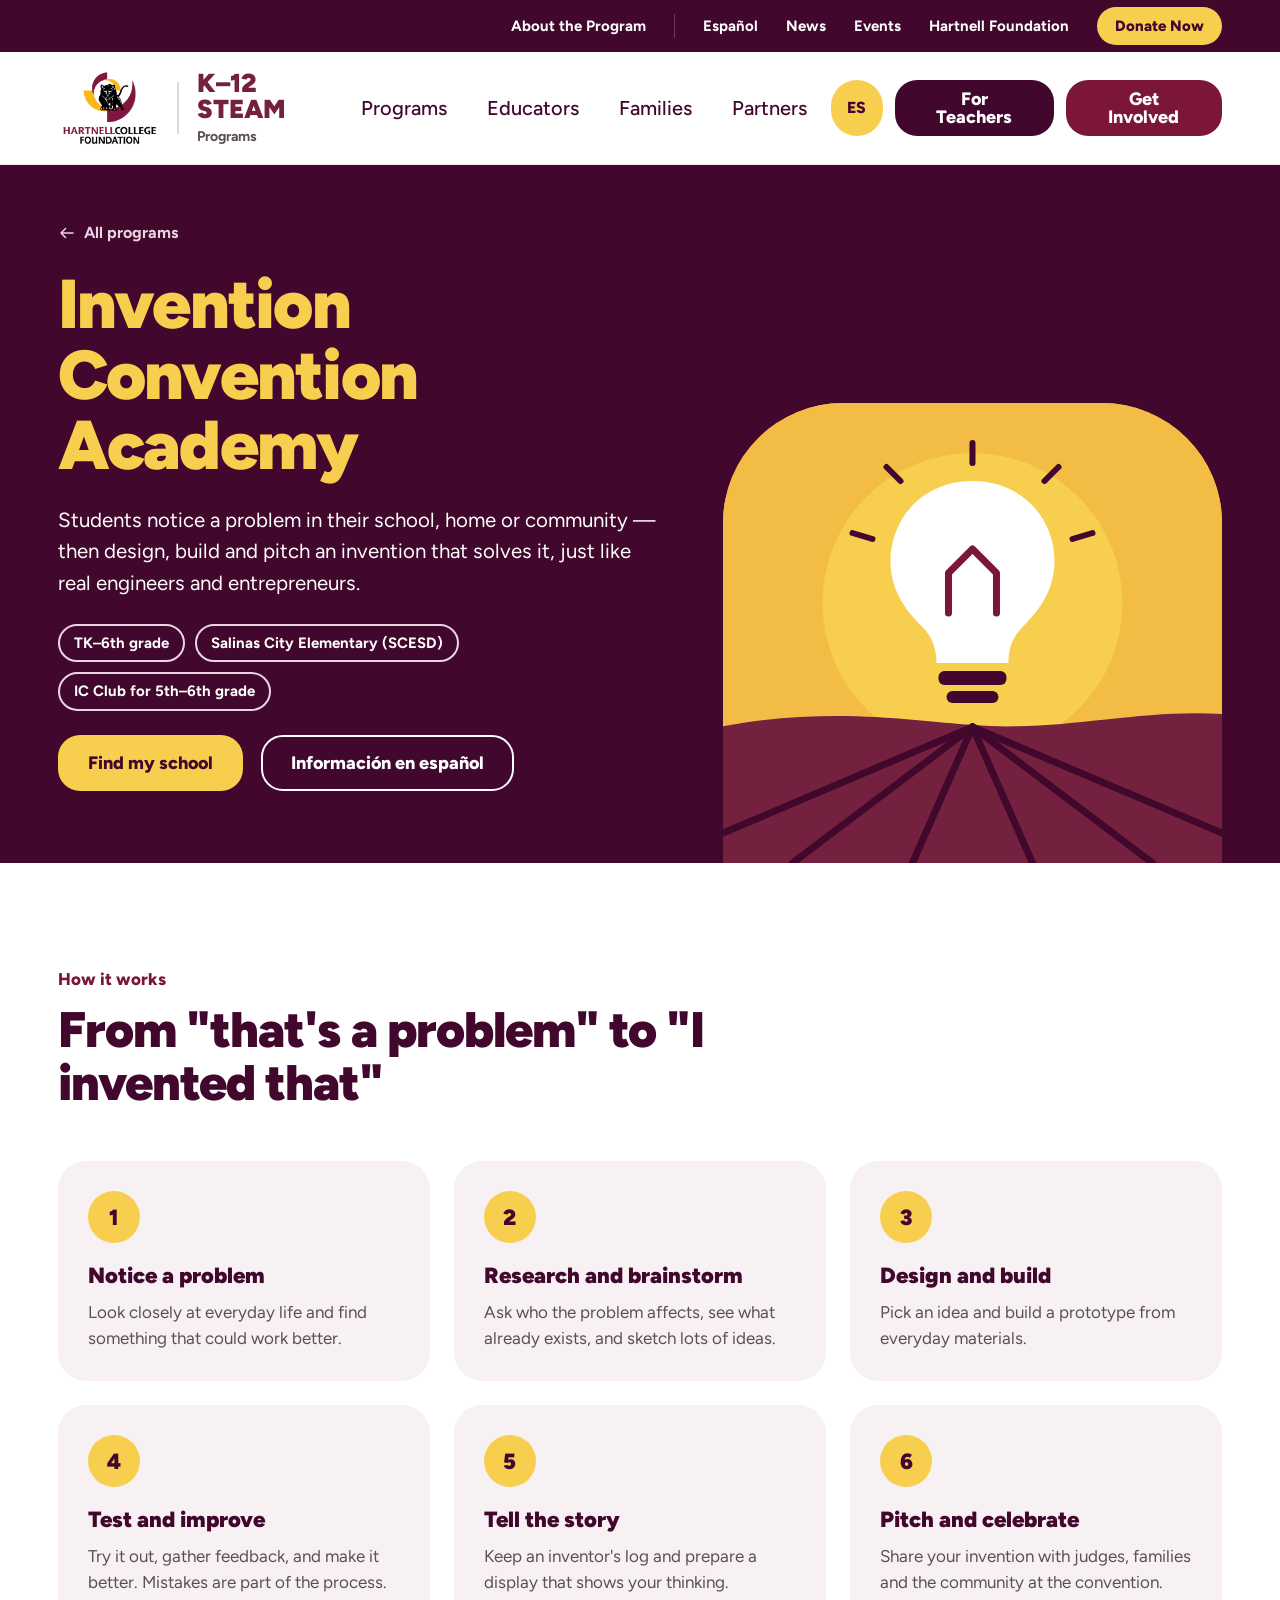
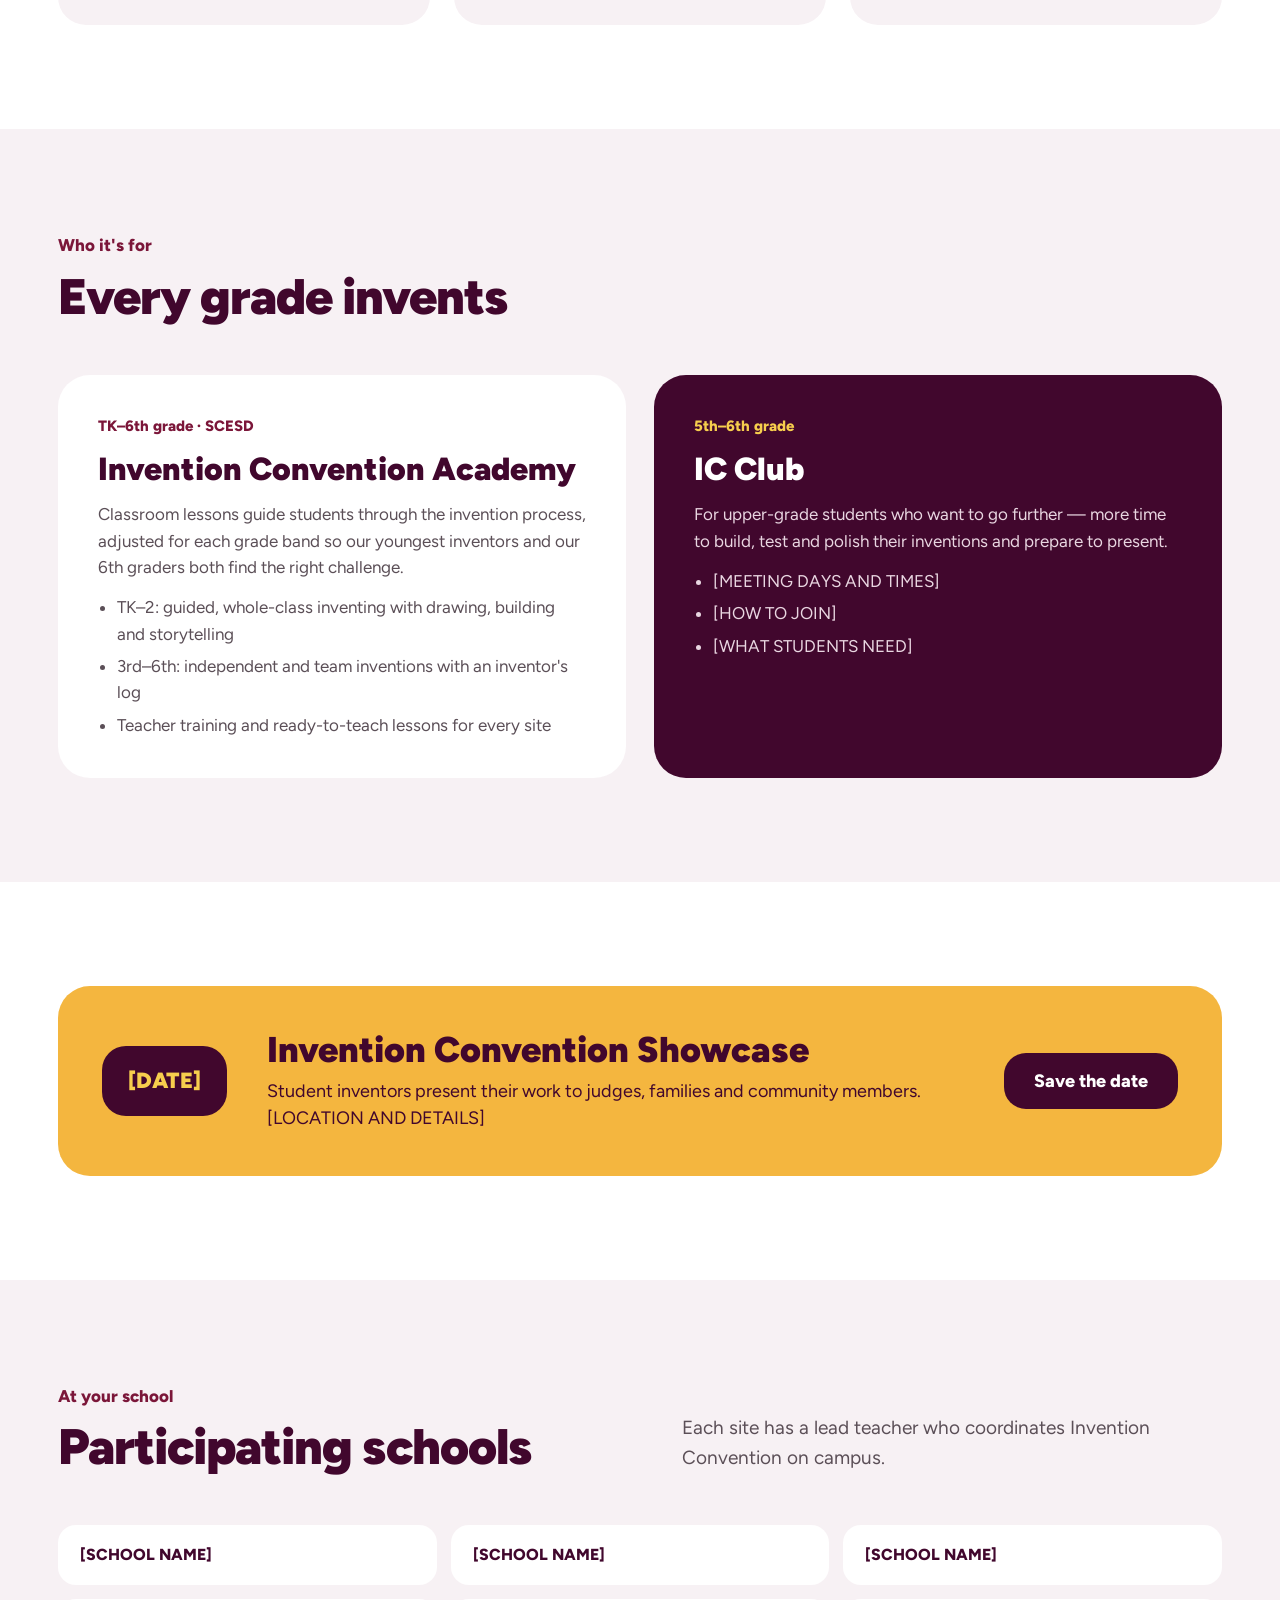
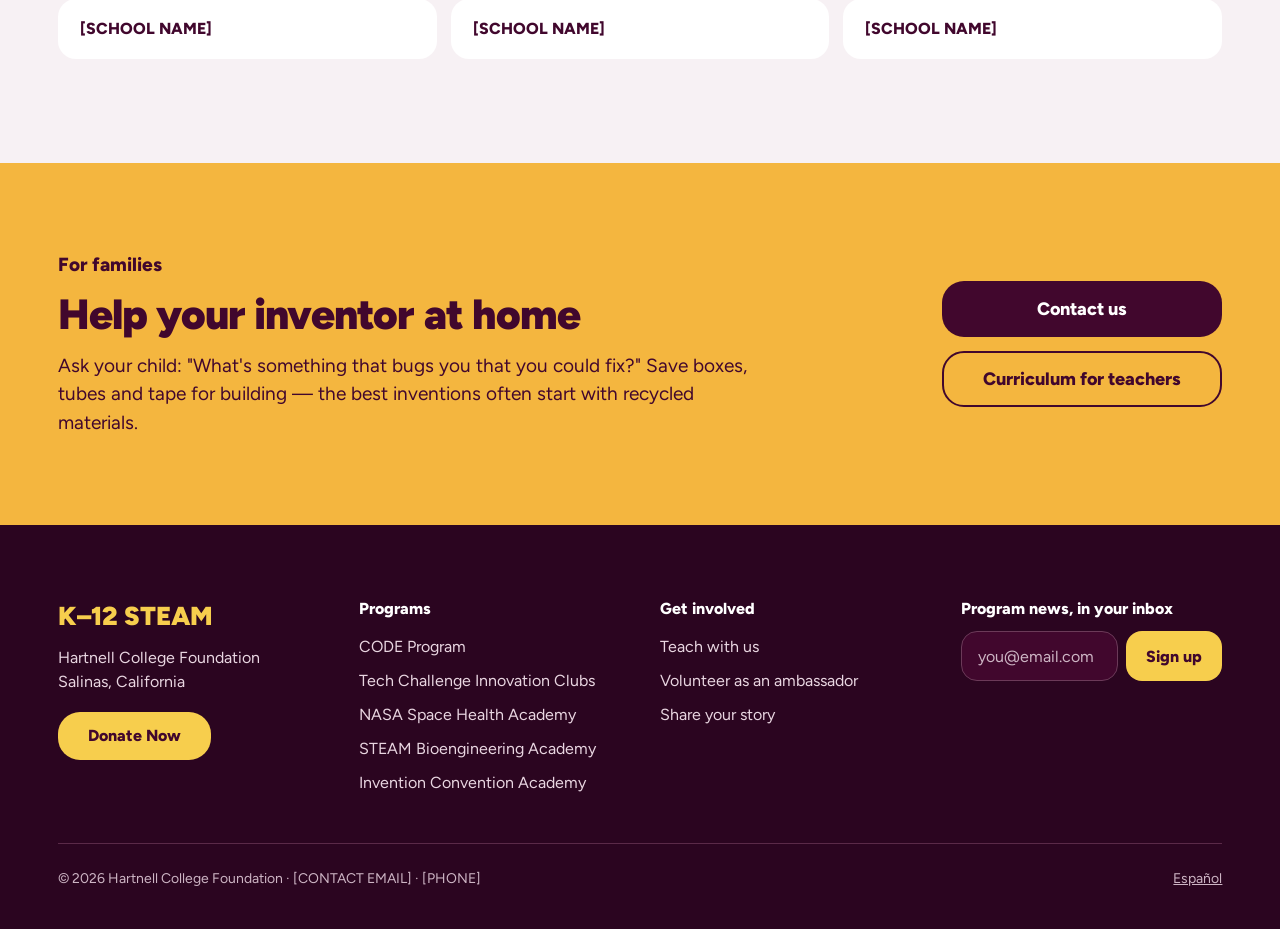
<file: invention-convention.html>
<!doctype html>
<html lang="en">
<head>
  <meta charset="utf-8">
  <meta name="viewport" content="width=device-width, initial-scale=1">
  <title>Invention Convention Academy | K–12 STEAM | Hartnell College Foundation</title>
  <meta name="description" content="Invention Convention Academy: SCESD students in TK–6th grade spot real problems in their community and invent solutions, with an IC Club for 5th–6th graders.">
  <link rel="alternate" hreflang="en" href="invention-convention.html">
  <link rel="alternate" hreflang="es" href="invention-convention-es.html">
  <link rel="icon" href="[data-uri]">
  <link rel="preconnect" href="https://fonts.googleapis.com">
  <link rel="preconnect" href="https://fonts.gstatic.com" crossorigin>
  <link rel="stylesheet" href="https://fonts.googleapis.com/css2?family=Figtree:wght@400;500;700;800;900&display=swap">
  <style>
/* Hartnell College Foundation — K–12 STEAM Programs
   Brand colors sampled from hartnell.edu and the Foundation site. */
:root {
  --plum: #41072D;
  --plum-deep: #2B0520;
  --maroon: #7B1639;
  --maroon-logo: #742140;
  --gold: #F7CE4D;
  --gold-card: #F3BC44;
  --gold-bar: #F4B63F;
  --blush: #F7F1F4;
  --blush-line: #EDE4E9;
  --text: #1E1A1D;
  --muted: #5B4F57;
  --on-plum: #E9D6E1;
  --radius-btn: 22px;
  --radius-card: 32px;
  --pad-x: clamp(20px, 4.5vw, 64px);
  --font: "Figtree", "Helvetica Neue", Arial, sans-serif;
}

*, *::before, *::after { box-sizing: border-box; }
html { scroll-behavior: smooth; }
@media (prefers-reduced-motion: reduce) { html { scroll-behavior: auto; } }
body { margin: 0; font-family: var(--font); color: var(--text); background: #fff; line-height: 1.5; }
img { max-width: 100%; height: auto; display: block; }
a { color: var(--maroon-logo); }
a:hover { color: var(--plum); }
:focus-visible { outline: 3px solid var(--gold); outline-offset: 3px; border-radius: 6px; }
.container { max-width: 1440px; margin: 0 auto; padding-left: var(--pad-x); padding-right: var(--pad-x); }
.skip-link { position: absolute; left: -9999px; top: 8px; background: var(--gold); color: var(--plum); padding: 10px 16px; font-weight: 800; z-index: 100; }
.skip-link:focus { left: 8px; }
.visually-hidden { position: absolute; width: 1px; height: 1px; overflow: hidden; clip: rect(0 0 0 0); white-space: nowrap; }

/* ---------- Buttons ---------- */
.btn { display: inline-flex; align-items: center; justify-content: center; min-height: 56px; padding: 0 28px; border-radius: var(--radius-btn); font: 800 18px/1 var(--font); text-decoration: none; border: 2.5px solid transparent; cursor: pointer; text-align: center; }
.btn--plum { background: var(--plum); color: #fff; }
.btn--plum:hover { background: var(--maroon); color: #fff; }
.btn--maroon { background: var(--maroon); color: #fff; }
.btn--maroon:hover { background: var(--plum); color: #fff; }
.btn--gold { background: var(--gold); color: var(--plum); }
.btn--gold:hover { background: #fff; color: var(--plum); }
.btn--outline-white { border-color: #fff; color: #fff; }
.btn--outline-white:hover { background: #fff; color: var(--plum); }
.btn--outline-gold { border-color: var(--gold); color: #fff; }
.btn--outline-gold:hover { background: var(--gold); color: var(--plum); }
.btn--outline-plum { border-color: var(--plum); color: var(--plum); }
.btn--outline-plum:hover { background: var(--plum); color: #fff; }

/* ---------- Donate strip (mobile) + utility bar (desktop) ---------- */
.donate-strip { display: none; background: var(--gold-bar); text-align: center; padding: 8px; }
.donate-strip a { display: inline-block; padding: 6px 18px; border: 1.5px solid var(--plum); color: var(--plum); font-weight: 800; text-decoration: none; }
.utility { background: var(--plum); color: #fff; }
.utility .container { display: flex; justify-content: flex-end; align-items: center; gap: 28px; min-height: 52px; font-size: 15px; font-weight: 700; }
.utility a { color: #fff; text-decoration: none; }
.utility a:hover { color: var(--gold); }
.utility .divider { width: 1px; height: 24px; background: #6B3A58; }
.utility .pill { background: var(--gold); color: var(--plum); padding: 8px 18px; border-radius: 999px; font-weight: 800; }
.utility .pill:hover { background: #fff; color: var(--plum); }

/* ---------- Header ---------- */
.site-header { background: #fff; border-bottom: 1px solid var(--blush-line); position: sticky; top: 0; z-index: 50; }
.site-header .container { position: relative; display: flex; align-items: center; justify-content: space-between; gap: 24px; min-height: 112px; }
.brand { display: flex; align-items: center; gap: 18px; text-decoration: none; color: var(--text); }
.brand img { height: 80px; width: auto; }
.brand .rule { width: 1.5px; height: 52px; background: #E2D3DC; }
.brand-name { display: flex; flex-direction: column; }
.brand-name strong { font-weight: 900; font-size: 26px; line-height: 1; color: var(--maroon-logo); }
.brand-name span { font-weight: 700; font-size: 14px; color: var(--muted); margin-top: 4px; }
.main-nav ul { list-style: none; margin: 0; padding: 0; display: flex; gap: 40px; }
.main-nav a { color: var(--plum); text-decoration: none; font-size: 20px; font-weight: 500; }
.main-nav a:hover { color: var(--maroon); text-decoration: underline; text-underline-offset: 6px; }
.header-actions { display: flex; align-items: center; gap: 12px; }
.icon-btn { width: 56px; height: 56px; border-radius: 999px; border: 0; background: var(--gold); display: inline-flex; align-items: center; justify-content: center; cursor: pointer; color: var(--plum); text-decoration: none; }
.menu-toggle { display: none; border-radius: 16px; background: var(--plum); color: #fff; }

/* ---------- Hero ---------- */
.hero { background: var(--plum); overflow: hidden; }
.hero .container { display: grid; grid-template-columns: 1fr 1fr; gap: 56px; min-height: 720px; }
.hero-copy { display: flex; flex-direction: column; justify-content: center; gap: 28px; padding: 64px 0; }
.hero-kicker { color: var(--on-plum); font-weight: 700; font-size: 17px; margin: 0; }
.hero h1 { margin: 0; color: var(--gold); font-weight: 900; font-size: clamp(44px, 5.8vw, 84px); line-height: 1.02; letter-spacing: -0.025em; }
.hero-date { margin: 0; display: flex; align-items: center; gap: 14px; flex-wrap: wrap; color: #fff; font-size: clamp(20px, 2.1vw, 30px); padding-bottom: 28px; border-bottom: 1.5px solid var(--on-plum); }
.hero-date svg { color: var(--gold); flex-shrink: 0; }
.hero-actions { display: flex; gap: 18px; flex-wrap: wrap; }
.hero-art { display: flex; align-items: flex-end; }
.hero-card { width: 100%; height: 620px; border-radius: 120px 120px 0 0; background: var(--gold-card); overflow: hidden; }
.hero-card svg, .hero-card img { width: 100%; height: 100%; object-fit: cover; }

/* ---------- Section basics ---------- */
.section { padding: 104px 0; }
.section--blush { background: var(--blush); }
.section--plum { background: var(--plum); color: #fff; }
.section-head { display: flex; justify-content: space-between; align-items: flex-end; gap: 32px 40px; margin-bottom: 52px; flex-wrap: wrap; }
.section-title { margin: 0; font-weight: 900; font-size: clamp(34px, 3.9vw, 56px); line-height: 1.05; letter-spacing: -0.02em; color: var(--plum); max-width: 22ch; }
.section--plum .section-title { color: var(--gold); }
.section-kicker { margin: 0 0 12px; font-weight: 800; font-size: 17px; color: var(--maroon); }
.section--plum .section-kicker { color: var(--on-plum); }
.section-lead { margin: 0; max-width: 540px; font-size: 19px; line-height: 1.6; color: var(--muted); }

/* ---------- Approach ---------- */
.approach-grid { display: grid; grid-template-columns: repeat(4, minmax(0, 1fr)); gap: 24px; }
.approach-item { background: var(--blush); border-radius: 28px; padding: 32px; }
.approach-item .icon { width: 60px; height: 60px; border-radius: 999px; background: var(--gold); display: flex; align-items: center; justify-content: center; color: var(--plum); margin-bottom: 18px; }
.approach-item h3 { margin: 0 0 8px; font-size: 22px; font-weight: 800; color: var(--plum); }
.approach-item p { margin: 0; font-size: 17px; color: var(--muted); }

/* ---------- Programs ---------- */
.filters { display: flex; gap: 10px; flex-wrap: wrap; }
.filter-btn { min-height: 48px; padding: 0 22px; border-radius: 16px; border: 2px solid var(--plum); background: transparent; color: var(--plum); font: 800 16px var(--font); cursor: pointer; }
.filter-btn[aria-pressed="true"] { background: var(--plum); color: #fff; }
.program-grid { display: grid; grid-template-columns: repeat(6, minmax(0, 1fr)); gap: 28px; }
.program-card { grid-column: span 2; display: flex; flex-direction: column; background: #fff; border-radius: var(--radius-card); overflow: hidden; }
.program-card--wide { grid-column: span 3; }
.program-card[hidden] { display: none; }
.program-art { position: relative; height: 180px; display: flex; align-items: center; justify-content: center; border-radius: 0 0 0 80px; }
.program-art--plum { background: var(--plum); color: var(--gold); }
.program-art--maroon { background: var(--maroon); color: var(--gold); }
.program-art--gold { background: var(--gold-card); color: var(--plum); }
.program-badge { position: absolute; top: 20px; right: 20px; background: var(--gold); color: var(--plum); padding: 7px 14px; border-radius: 999px; font-size: 14px; font-weight: 900; }
.program-body { display: flex; flex-direction: column; gap: 12px; padding: 32px; flex-grow: 1; }
.program-meta { font-size: 15px; font-weight: 800; color: var(--maroon); margin: 0; }
.program-body h3 { margin: 0; font-size: 28px; font-weight: 900; line-height: 1.1; color: var(--plum); }
.program-body p.program-desc { margin: 0; font-size: 17px; color: var(--muted); flex-grow: 1; }
.program-link { display: inline-flex; align-items: center; gap: 8px; font-weight: 800; font-size: 17px; text-decoration: none; }
.program-link:hover { text-decoration: underline; }

/* ---------- Pathway ---------- */
.pathway { list-style: none; margin: 0; padding: 0; display: grid; grid-template-columns: repeat(4, minmax(0, 1fr)); gap: 24px; counter-reset: step; }
.pathway li { border-top: 2px solid var(--on-plum); padding-top: 24px; counter-increment: step; }
.pathway li::before { content: counter(step, decimal-leading-zero); display: block; font-size: 44px; font-weight: 900; color: var(--gold); margin-bottom: 8px; }
.pathway h3 { margin: 0 0 8px; font-size: 22px; font-weight: 800; }
.pathway p { margin: 0; font-size: 17px; color: var(--on-plum); }

/* ---------- Educators ---------- */
.educators { display: grid; grid-template-columns: 1fr 1fr; gap: 64px; align-items: center; }
.educators-copy { display: flex; flex-direction: column; gap: 22px; }
.educators-copy .section-title { max-width: none; }
.btn-row { display: flex; gap: 14px; flex-wrap: wrap; }
.resource-grid { display: grid; grid-template-columns: 1fr 1fr; gap: 20px; }
.resource { background: var(--blush); border-radius: 28px; padding: 30px; }
.resource h3 { margin: 0 0 6px; font-size: 22px; font-weight: 900; color: var(--plum); }
.resource p { margin: 0; font-size: 16px; color: var(--muted); }

/* ---------- Families ---------- */
.families { background: var(--gold-bar); color: var(--plum); padding: 88px 0; }
.families .container { display: flex; justify-content: space-between; align-items: center; gap: 48px; flex-wrap: wrap; }
.families h2 { margin: 0 0 14px; font-weight: 900; font-size: clamp(30px, 3.3vw, 48px); line-height: 1.08; letter-spacing: -0.02em; max-width: 20ch; }
.families p { margin: 0; font-size: 19px; max-width: 60ch; }
.families .kicker { font-weight: 800; margin: 0 0 12px; }
.families-actions { display: flex; flex-direction: column; gap: 14px; min-width: 280px; }

/* ---------- Partners ---------- */
.partners { text-align: center; padding: 88px 0; }
.partners h2 { margin: 0 0 28px; font-size: 18px; font-weight: 800; color: var(--muted); }
.partner-list { list-style: none; margin: 0; padding: 0; display: flex; flex-wrap: wrap; justify-content: center; gap: 16px; }
.partner-list li { background: var(--blush); color: var(--plum); border-radius: 20px; padding: 18px 28px; font-weight: 800; font-size: 17px; }

/* ---------- Footer ---------- */
.site-footer { background: var(--plum-deep); color: var(--on-plum); padding: 72px 0 40px; }
.footer-grid { display: grid; grid-template-columns: repeat(4, minmax(0, 1fr)); gap: 40px; }
.footer-grid h2 { margin: 0 0 14px; font-size: 16px; font-weight: 800; color: #fff; }
.footer-grid ul { list-style: none; margin: 0; padding: 0; display: flex; flex-direction: column; gap: 10px; }
.footer-grid a { color: var(--on-plum); text-decoration: none; }
.footer-grid a:hover { color: var(--gold); text-decoration: underline; }
.footer-brand { font-size: 26px; font-weight: 900; color: var(--gold); margin: 0 0 10px; }
.footer-grid address { font-style: normal; margin-bottom: 18px; }
.site-footer .btn--gold { min-height: 48px; font-size: 16px; color: var(--plum); }
.newsletter label { display: block; font-weight: 800; color: #fff; margin-bottom: 10px; }
.newsletter .row { display: flex; gap: 8px; }
.newsletter input { flex: 1; min-width: 0; min-height: 50px; padding: 0 16px; border-radius: 16px; border: 1px solid #6B3A58; background: var(--plum); color: #fff; font: 16px var(--font); }
.newsletter input::placeholder { color: #CDB5C4; }
.newsletter button { min-height: 50px; padding: 0 20px; border-radius: 16px; border: 0; background: var(--gold); color: var(--plum); font: 800 16px var(--font); cursor: pointer; }
.newsletter .form-msg { min-height: 1.5em; margin: 10px 0 0; color: var(--gold); font-size: 15px; }
.footer-bottom { display: flex; justify-content: space-between; gap: 16px; flex-wrap: wrap; margin-top: 48px; padding-top: 24px; border-top: 1px solid #5A2A48; font-size: 14px; color: #CDB5C4; }
.footer-bottom a { color: #CDB5C4; }

/* ---------- Responsive ---------- */
@media (max-width: 1180px) {
  .main-nav ul { gap: 24px; }
  .main-nav a { font-size: 18px; }
  .header-actions .btn { display: none; }
  .approach-grid { grid-template-columns: repeat(2, minmax(0, 1fr)); }
  .program-grid { grid-template-columns: repeat(2, minmax(0, 1fr)); }
  .program-card, .program-card--wide { grid-column: span 1; }
  .footer-grid { grid-template-columns: repeat(2, minmax(0, 1fr)); }
}
@media (max-width: 900px) {
  .utility { display: none; }
  .donate-strip { display: block; }
  .site-header .container { min-height: 84px; }
  .brand img { height: 60px; }
  .brand .rule, .brand-name { display: none; }
  .menu-toggle { display: inline-flex; }
  .main-nav { display: none; position: absolute; left: 0; right: 0; top: 100%; background: #fff; border-bottom: 1px solid var(--blush-line); padding: 12px var(--pad-x) 24px; }
  .main-nav.is-open { display: block; }
  .main-nav ul { flex-direction: column; gap: 0; }
  .main-nav a { display: block; padding: 14px 0; font-size: 20px; border-bottom: 1px solid var(--blush-line); }
  .hero .container { grid-template-columns: 1fr; gap: 24px; min-height: 0; }
  .hero-copy { padding: 40px 0 0; }
  .hero-card { height: 320px; border-radius: 80px 80px 0 0; }
  .section { padding: 64px 0; }
  .pathway { grid-template-columns: repeat(2, minmax(0, 1fr)); }
  .educators { grid-template-columns: 1fr; gap: 40px; }
}
@media (max-width: 600px) {
  .approach-grid, .program-grid, .resource-grid, .pathway, .footer-grid { grid-template-columns: minmax(0, 1fr); }
  .hero-actions .btn, .btn-row .btn, .families-actions { width: 100%; }
  .families-actions { min-width: 0; }
}

/* Language link inside the mobile menu only */
.nav-lang-mobile { display: none; }
@media (max-width: 900px) { .nav-lang-mobile { display: block; } }


/* ---------- Program page ---------- */
.crumb { display: inline-flex; align-items: center; gap: 8px; color: var(--on-plum); font-weight: 700; text-decoration: none; }
.crumb:hover { color: var(--gold); }
.page-hero { background: var(--plum); color: #fff; overflow: hidden; }
.page-hero .container { display: grid; grid-template-columns: 1.1fr 0.9fr; gap: 56px; align-items: end; min-height: 560px; }
.page-hero-copy { display: flex; flex-direction: column; gap: 24px; padding: 56px 0 72px; }
.page-hero h1 { margin: 0; color: var(--gold); font-weight: 900; font-size: clamp(42px, 5.4vw, 76px); line-height: 1.02; letter-spacing: -0.025em; }
.page-hero p.lead { margin: 0; font-size: clamp(18px, 1.6vw, 22px); line-height: 1.55; color: #fff; max-width: 34em; }
.tags { display: flex; flex-wrap: wrap; gap: 10px; }
.tags span { border: 2px solid var(--on-plum); color: #fff; border-radius: 999px; padding: 6px 14px; font-weight: 700; font-size: 15px; }
.page-hero-art { height: 460px; border-radius: 120px 120px 0 0; background: var(--gold-card); overflow: hidden; }
.page-hero-art svg { width: 100%; height: 100%; }
.steps { list-style: none; margin: 0; padding: 0; display: grid; grid-template-columns: repeat(3, minmax(0, 1fr)); gap: 24px; counter-reset: step; }
.steps li { counter-increment: step; background: var(--blush); border-radius: 28px; padding: 30px; }
.steps li::before { content: counter(step); display: flex; align-items: center; justify-content: center; width: 52px; height: 52px; border-radius: 999px; background: var(--gold); color: var(--plum); font-weight: 900; font-size: 22px; margin-bottom: 16px; }
.steps h3 { margin: 0 0 8px; font-size: 22px; font-weight: 900; color: var(--plum); }
.steps p { margin: 0; font-size: 17px; color: var(--muted); }
.split { display: grid; grid-template-columns: 1fr 1fr; gap: 28px; }
.panel { border-radius: var(--radius-card); padding: 40px; display: flex; flex-direction: column; gap: 14px; }
.panel--white { background: #fff; }
.panel--plum { background: var(--plum); color: #fff; }
.panel .meta { margin: 0; font-weight: 800; font-size: 15px; color: var(--maroon); }
.panel--plum .meta { color: var(--gold); }
.panel h3 { margin: 0; font-size: 32px; font-weight: 900; line-height: 1.1; color: var(--plum); }
.panel--plum h3 { color: #fff; }
.panel p, .panel li { font-size: 17px; line-height: 1.55; color: var(--muted); }
.panel--plum p, .panel--plum li { color: var(--on-plum); }
.panel ul { margin: 0; padding-left: 1.2em; display: flex; flex-direction: column; gap: 6px; }
.panel p { margin: 0; }
.event { display: grid; grid-template-columns: auto 1fr auto; gap: 40px; align-items: center; background: var(--gold-bar); color: var(--plum); border-radius: var(--radius-card); padding: 44px; }
.event-date { background: var(--plum); color: var(--gold); border-radius: 24px; padding: 22px 26px; text-align: center; font-weight: 900; font-size: 22px; line-height: 1.2; }
.event h2 { margin: 0 0 8px; font-size: clamp(28px, 2.8vw, 40px); font-weight: 900; line-height: 1.1; }
.event p { margin: 0; font-size: 18px; }
.school-list { list-style: none; margin: 0; padding: 0; display: grid; grid-template-columns: repeat(3, minmax(0, 1fr)); gap: 14px; }
.school-list li { background: #fff; color: var(--plum); border-radius: 18px; padding: 18px 22px; font-weight: 800; }
@media (max-width: 900px) {
  .page-hero .container, .split { grid-template-columns: 1fr; }
  .page-hero-copy { padding: 40px 0 0; }
  .page-hero-art { height: 280px; border-radius: 80px 80px 0 0; }
  .steps, .school-list { grid-template-columns: repeat(2, minmax(0, 1fr)); }
  .event { grid-template-columns: 1fr; gap: 20px; }
}
@media (max-width: 600px) {
  .steps, .school-list { grid-template-columns: minmax(0, 1fr); }
  .panel { padding: 28px; }
}

</style>
  <script>
// K–12 STEAM Programs — small interactions (no libraries needed)
document.addEventListener('DOMContentLoaded', () => {
  // Mobile menu
  const toggle = document.querySelector('.menu-toggle');
  const nav = document.getElementById('main-nav');
  if (toggle && nav) {
    toggle.addEventListener('click', () => {
      const open = toggle.getAttribute('aria-expanded') === 'true';
      toggle.setAttribute('aria-expanded', String(!open));
      nav.classList.toggle('is-open', !open);
    });
    nav.querySelectorAll('a').forEach((link) =>
      link.addEventListener('click', () => {
        toggle.setAttribute('aria-expanded', 'false');
        nav.classList.remove('is-open');
      })
    );
  }

  // Program filter by district (each card has data-district="ausd", "scesd" or "ausd scesd")
  const filterButtons = document.querySelectorAll('.filter-btn');
  const cards = document.querySelectorAll('.program-card');
  const status = document.getElementById('filter-status');
  filterButtons.forEach((btn) => {
    btn.addEventListener('click', () => {
      const filter = btn.dataset.filter;
      filterButtons.forEach((b) => b.setAttribute('aria-pressed', String(b === btn)));
      let shown = 0;
      cards.forEach((card) => {
        const match = filter === 'all' || card.dataset.district.split(' ').includes(filter);
        card.hidden = !match;
        if (match) shown += 1;
      });
      if (status) status.textContent = status.dataset.template.replace('{n}', shown);
    });
  });

  // Newsletter form — shows a message only. Connect it to your email service
  // (Mailchimp, Google Forms, Constant Contact, etc.) before launch.
  const form = document.querySelector('.newsletter');
  if (form) {
    form.addEventListener('submit', (e) => {
      e.preventDefault();
      const msg = form.querySelector('.form-msg');
      const input = form.querySelector('input[type="email"]');
      if (!input.checkValidity()) {
        msg.textContent = form.dataset.error;
        input.focus();
        return;
      }
      msg.textContent = form.dataset.success;
      form.reset();
    });
  }
});

</script>
</head>
<body>
  <a class="skip-link" href="#main">Skip to main content</a>

  <div class="donate-strip"><a href="#give">Donate Now</a></div>

  <div class="utility">
    <div class="container">
      <a href="index.html#about">About the Program</a>
      <span class="divider" aria-hidden="true"></span>
      <a href="invention-convention-es.html" lang="es" hreflang="es">Español</a>
      <a href="index.html#news">News</a>
      <a href="index.html#events">Events</a>
      <a href="https://hartnellfoundation.org">Hartnell Foundation</a>
      <a class="pill" href="#give">Donate Now</a>
    </div>
  </div>

  <header class="site-header">
    <div class="container">
      <a class="brand" href="index.html">
        <img src="[data-uri]" alt="Hartnell College Foundation" width="200" height="157">
        <span class="rule" aria-hidden="true"></span>
        <span class="brand-name"><strong>K–12 STEAM</strong><span>Programs</span></span>
      </a>
      <nav id="main-nav" class="main-nav" aria-label="Main">
        <ul>
          <li><a href="index.html#programs">Programs</a></li>
          <li><a href="index.html#educators">Educators</a></li>
          <li><a href="index.html#families">Families</a></li>
          <li><a href="index.html#partners">Partners</a></li>
          <li class="nav-lang-mobile"><a href="invention-convention-es.html" lang="es">Español</a></li>
        </ul>
      </nav>
      <div class="header-actions">
        <a class="icon-btn" href="invention-convention-es.html" lang="es" aria-label="Español" style="font-weight:800">ES</a>
        <a class="btn btn--plum" href="index.html#educators">For Teachers</a>
        <a class="btn btn--maroon" href="#give">Get Involved</a>
        <button class="icon-btn menu-toggle" type="button" aria-expanded="false" aria-controls="main-nav" aria-label="Open menu">
          <svg width="22" height="22" viewBox="0 0 24 24" fill="none" stroke="currentColor" stroke-width="2" stroke-linecap="round" aria-hidden="true"><path d="M4 7h16M4 12h16M4 17h16"/></svg>
        </button>
      </div>
    </div>
  </header>

  <main id="main">
    <section class="page-hero" aria-labelledby="page-title">
      <div class="container">
        <div class="page-hero-copy">
          <a class="crumb" href="index.html#programs"><svg width="18" height="18" viewBox="0 0 24 24" fill="none" stroke="currentColor" stroke-width="2" stroke-linecap="round" stroke-linejoin="round" aria-hidden="true"><path d="M20 12H4M10 6l-6 6 6 6"/></svg> All programs</a>
          <h1 id="page-title">Invention Convention Academy</h1>
          <p class="lead">Students notice a problem in their school, home or community — then design, build and pitch an invention that solves it, just like real engineers and entrepreneurs.</p>
          <div class="tags"><span>TK–6th grade</span><span>Salinas City Elementary (SCESD)</span><span>IC Club for 5th–6th grade</span></div>
          <div class="hero-actions">
            <a class="btn btn--gold" href="#schools">Find my school</a>
            <a class="btn btn--outline-white" href="invention-convention-es.html" lang="es">Información en español</a>
          </div>
        </div>
        <div class="page-hero-art">
          <svg viewBox="0 0 560 460" preserveAspectRatio="xMidYMax slice" role="img" aria-label="Illustration: a light bulb rising over Salinas Valley crop rows">
  <rect width="560" height="460" fill="#F3BC44"/>
  <circle cx="280" cy="200" r="150" fill="#F7CE4D"/>
  <path d="M0 330 C120 300 220 318 280 322 C380 330 460 300 560 314 L560 460 L0 460 Z" fill="#742140"/>
  <g stroke="#41072D" stroke-width="7" stroke-linecap="round" fill="none"><path d="M280 324 L-40 460"/><path d="M280 324 L100 460"/><path d="M280 324 L220 460"/><path d="M280 324 L340 460"/><path d="M280 324 L460 460"/><path d="M280 324 L600 460"/></g>
  <g transform="translate(280 170)">
    <path d="M0 -92 C-50 -92 -82 -54 -82 -12 C-82 18 -66 38 -50 54 C-40 64 -36 76 -36 90 L36 90 C36 76 40 64 50 54 C66 38 82 18 82 -12 C82 -54 50 -92 0 -92 Z" fill="#FFFFFF"/>
    <rect x="-34" y="98" width="68" height="14" rx="6" fill="#41072D"/>
    <rect x="-26" y="118" width="52" height="12" rx="6" fill="#41072D"/>
    <path d="M-24 40 L-24 0 L0 -24 L24 0 L24 40" stroke="#7B1639" stroke-width="7" fill="none" stroke-linecap="round" stroke-linejoin="round"/>
    <g stroke="#41072D" stroke-width="6" stroke-linecap="round"><path d="M-120 -40 L-100 -34"/><path d="M120 -40 L100 -34"/><path d="M0 -130 L0 -110"/><path d="M-86 -106 L-72 -92"/><path d="M86 -106 L72 -92"/></g>
  </g>
</svg>
        </div>
      </div>
    </section>

    <section class="section" aria-labelledby="how-title">
      <div class="container">
        <div class="section-head">
          <div>
            <p class="section-kicker">How it works</p>
            <h2 id="how-title" class="section-title">From "that's a problem" to "I invented that"</h2>
          </div>
        </div>
        <ol class="steps">
          <li><h3>Notice a problem</h3><p>Look closely at everyday life and find something that could work better.</p></li>
          <li><h3>Research and brainstorm</h3><p>Ask who the problem affects, see what already exists, and sketch lots of ideas.</p></li>
          <li><h3>Design and build</h3><p>Pick an idea and build a prototype from everyday materials.</p></li>
          <li><h3>Test and improve</h3><p>Try it out, gather feedback, and make it better. Mistakes are part of the process.</p></li>
          <li><h3>Tell the story</h3><p>Keep an inventor's log and prepare a display that shows your thinking.</p></li>
          <li><h3>Pitch and celebrate</h3><p>Share your invention with judges, families and the community at the convention.</p></li>
        </ol>
      </div>
    </section>

    <section class="section section--blush" aria-labelledby="who-title">
      <div class="container">
        <div class="section-head">
          <div>
            <p class="section-kicker">Who it's for</p>
            <h2 id="who-title" class="section-title">Every grade invents</h2>
          </div>
        </div>
        <div class="split">
          <div class="panel panel--white">
            <p class="meta">TK–6th grade · SCESD</p>
            <h3>Invention Convention Academy</h3>
            <p>Classroom lessons guide students through the invention process, adjusted for each grade band so our youngest inventors and our 6th graders both find the right challenge.</p>
            <ul><li>TK–2: guided, whole-class inventing with drawing, building and storytelling</li><li>3rd–6th: independent and team inventions with an inventor's log</li><li>Teacher training and ready-to-teach lessons for every site</li></ul>
          </div>
          <div class="panel panel--plum">
            <p class="meta">5th–6th grade</p>
            <h3>IC Club</h3>
            <p>For upper-grade students who want to go further — more time to build, test and polish their inventions and prepare to present.</p>
            <ul><li>[MEETING DAYS AND TIMES]</li><li>[HOW TO JOIN]</li><li>[WHAT STUDENTS NEED]</li></ul>
          </div>
        </div>
      </div>
    </section>

    <section class="section" aria-labelledby="event-title">
      <div class="container">
        <div class="event">
          <div class="event-date">[DATE]</div>
          <div>
            <h2 id="event-title">Invention Convention Showcase</h2>
            <p>Student inventors present their work to judges, families and community members. [LOCATION AND DETAILS]</p>
          </div>
          <a class="btn btn--plum" href="#event-title">Save the date</a>
        </div>
      </div>
    </section>

    <section id="schools" class="section section--blush" aria-labelledby="schools-title">
      <div class="container">
        <div class="section-head">
          <div>
            <p class="section-kicker">At your school</p>
            <h2 id="schools-title" class="section-title">Participating schools</h2>
          </div>
          <p class="section-lead">Each site has a lead teacher who coordinates Invention Convention on campus.</p>
        </div>
        <ul class="school-list">
          <li>[SCHOOL NAME]</li>
          <li>[SCHOOL NAME]</li>
          <li>[SCHOOL NAME]</li>
          <li>[SCHOOL NAME]</li>
          <li>[SCHOOL NAME]</li>
          <li>[SCHOOL NAME]</li>
        </ul>
      </div>
    </section>

    <section class="families" aria-labelledby="fam-title">
      <div class="container">
        <div>
          <p class="kicker">For families</p>
          <h2 id="fam-title">Help your inventor at home</h2>
          <p>Ask your child: "What's something that bugs you that you could fix?" Save boxes, tubes and tape for building — the best inventions often start with recycled materials.</p>
        </div>
        <div class="families-actions">
          <a class="btn btn--plum" href="#give">Contact us</a>
          <a class="btn btn--outline-plum" href="index.html#educators">Curriculum for teachers</a>
        </div>
      </div>
    </section>
  </main>

  <footer id="give" class="site-footer">
    <div class="container">
      <div class="footer-grid">
        <div>
          <p class="footer-brand">K–12 STEAM</p>
          <address>Hartnell College Foundation<br>Salinas, California</address>
          <a class="btn btn--gold" href="https://hartnellfoundation.org">Donate Now</a>
        </div>
        <div>
          <h2>Programs</h2>
          <ul>
            <li><a href="index.html#programs">CODE Program</a></li>
            <li><a href="index.html#programs">Tech Challenge Innovation Clubs</a></li>
            <li><a href="index.html#programs">NASA Space Health Academy</a></li>
            <li><a href="index.html#programs">STEAM Bioengineering Academy</a></li>
            <li><a href="invention-convention.html" aria-current="page">Invention Convention Academy</a></li>
          </ul>
        </div>
        <div>
          <h2>Get involved</h2>
          <ul>
            <li><a href="index.html#educators">Teach with us</a></li>
            <li><a href="#give">Volunteer as an ambassador</a></li>
            <li><a href="#give">Share your story</a></li>
          </ul>
        </div>
        <form class="newsletter" novalidate data-success="Thanks! You're on the list." data-error="Enter a valid email address, like name@email.com.">
          <label for="news-email">Program news, in your inbox</label>
          <div class="row">
            <input id="news-email" type="email" name="email" autocomplete="email" placeholder="you@email.com" required>
            <button type="submit">Sign up</button>
          </div>
          <p class="form-msg" role="status"></p>
        </form>
      </div>
      <div class="footer-bottom">
        <span>© 2026 Hartnell College Foundation · [CONTACT EMAIL] · [PHONE]</span>
        <a href="invention-convention-es.html" lang="es">Español</a>
      </div>
    </div>
  </footer>
</body>
</html>
</file>
